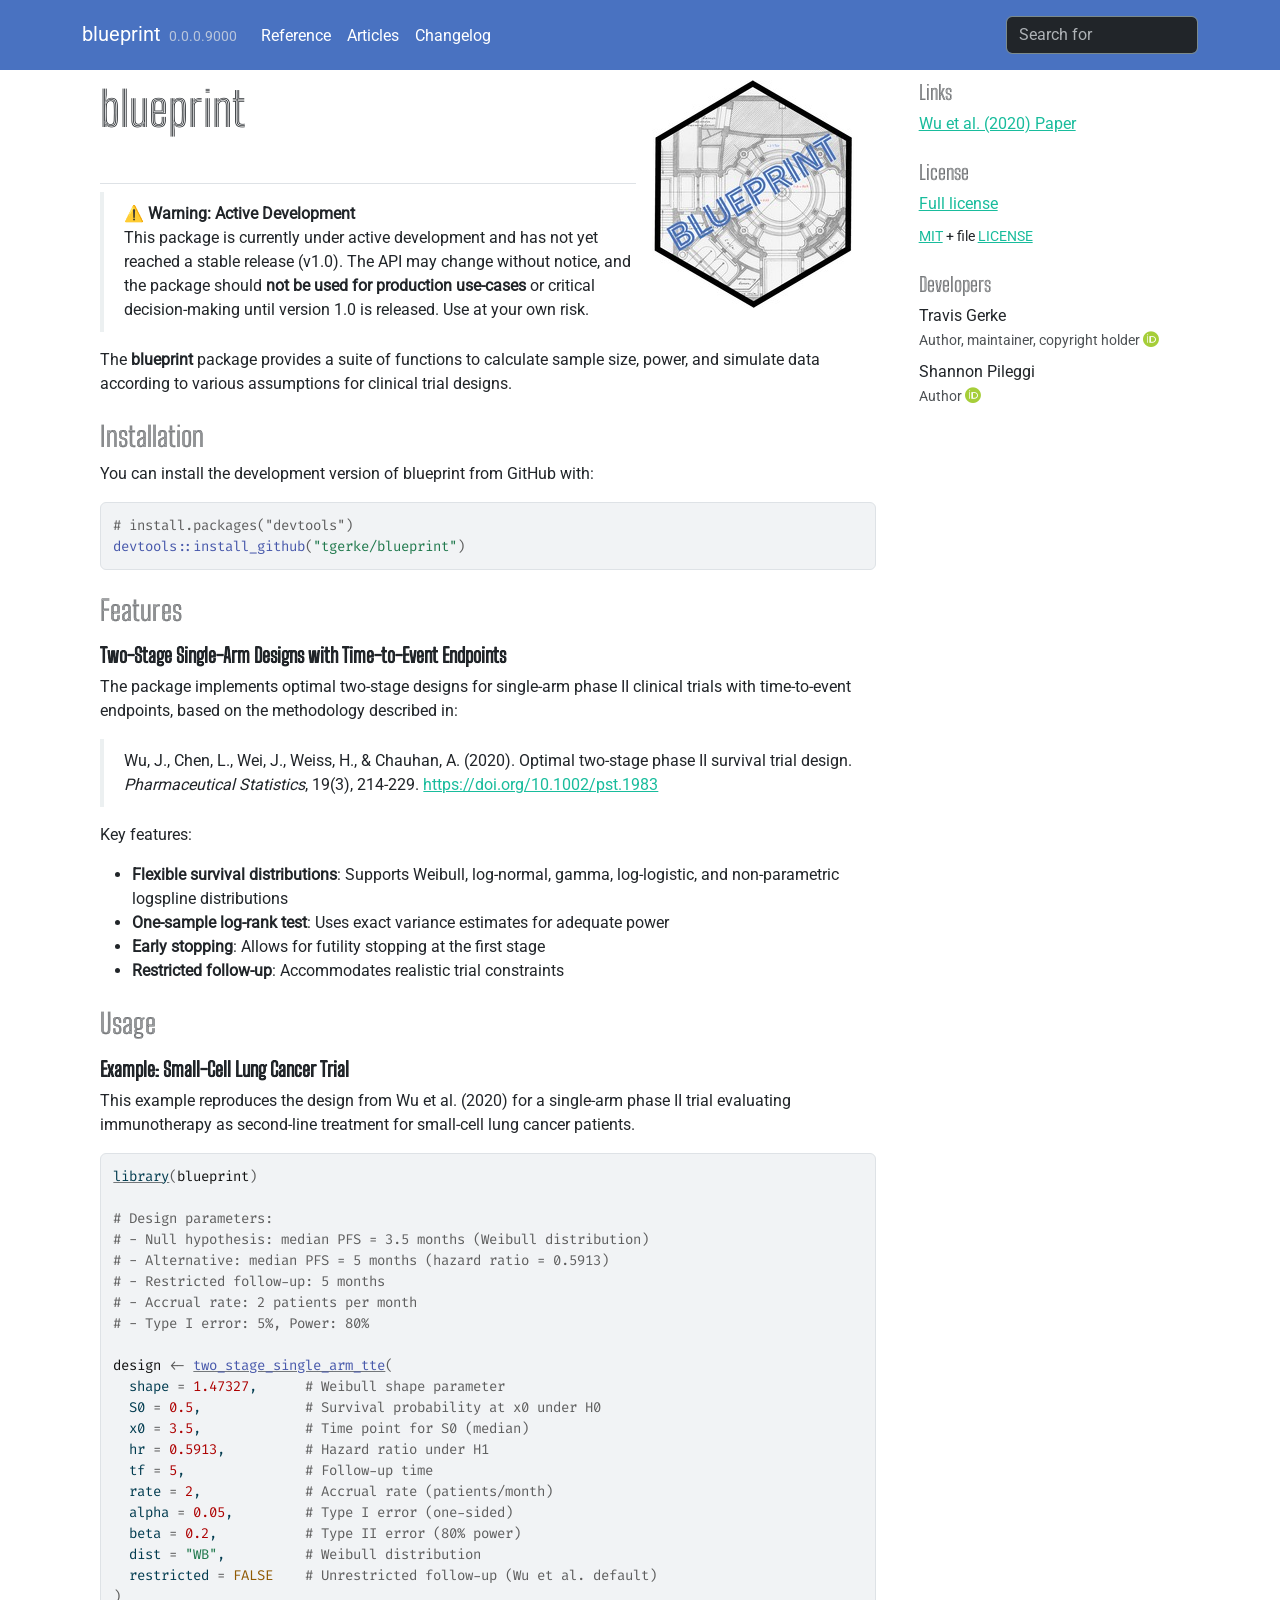
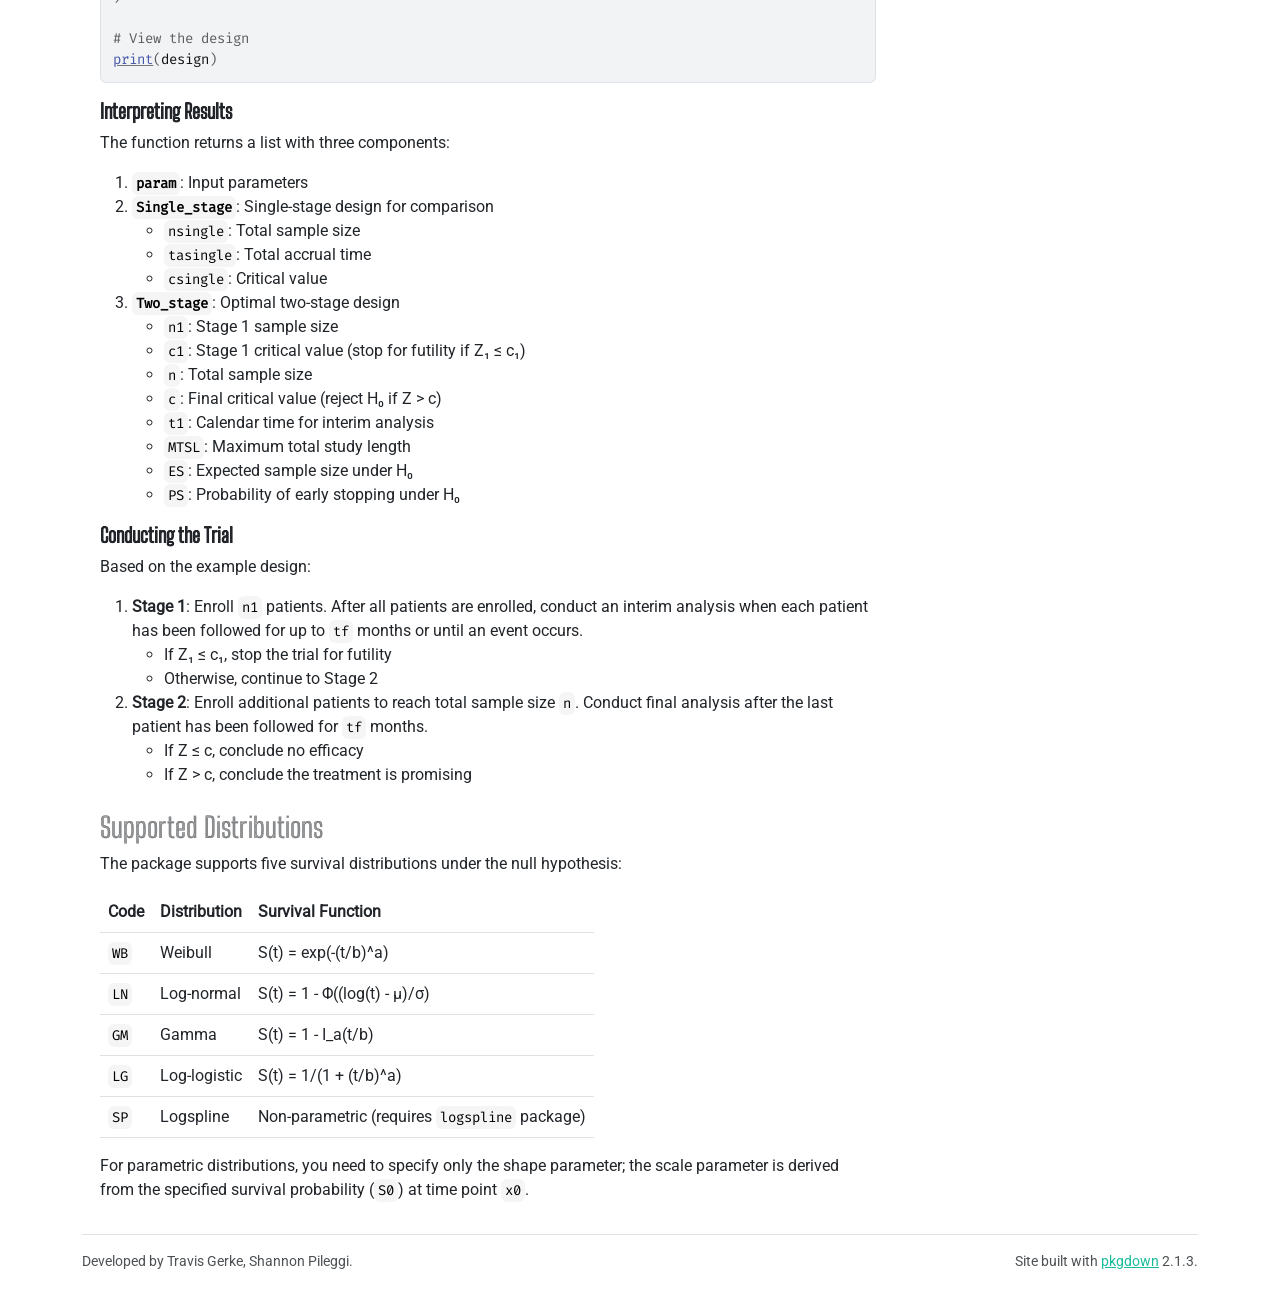
<file: index.html>
<!DOCTYPE html>
<!-- Generated by pkgdown: do not edit by hand --><html lang="en">
<head>
<meta http-equiv="Content-Type" content="text/html; charset=UTF-8">
<meta charset="utf-8">
<meta http-equiv="X-UA-Compatible" content="IE=edge">
<meta name="viewport" content="width=device-width, initial-scale=1, shrink-to-fit=no">
<title>Sample Size, Power, and Simulation for Clinical Trial Designs • blueprint</title>
<script src="deps/jquery-3.6.0/jquery-3.6.0.min.js"></script><meta name="viewport" content="width=device-width, initial-scale=1, shrink-to-fit=no">
<link href="deps/bootstrap-5.3.1/bootstrap.min.css" rel="stylesheet">
<script src="deps/bootstrap-5.3.1/bootstrap.bundle.min.js"></script><link href="deps/Roboto-0.4.10/font.css" rel="stylesheet">
<link href="deps/Fira_Code-0.4.10/font.css" rel="stylesheet">
<link href="deps/Big_Shoulders_Inline-0.4.10/font.css" rel="stylesheet">
<link href="deps/font-awesome-6.5.2/css/all.min.css" rel="stylesheet">
<link href="deps/font-awesome-6.5.2/css/v4-shims.min.css" rel="stylesheet">
<script src="deps/headroom-0.11.0/headroom.min.js"></script><script src="deps/headroom-0.11.0/jQuery.headroom.min.js"></script><script src="deps/bootstrap-toc-1.0.1/bootstrap-toc.min.js"></script><script src="deps/clipboard.js-2.0.11/clipboard.min.js"></script><script src="deps/search-1.0.0/autocomplete.jquery.min.js"></script><script src="deps/search-1.0.0/fuse.min.js"></script><script src="deps/search-1.0.0/mark.min.js"></script><!-- pkgdown --><script src="pkgdown.js"></script><meta property="og:title" content="Sample Size, Power, and Simulation for Clinical Trial Designs">
<meta name="description" content="A suite of functions to calculate sample size, power, and simulate data according to various assumptions for clinical trial designs. Includes methods for two-stage single-arm studies with time-to-event endpoints, among other trial design scenarios.">
<meta property="og:description" content="A suite of functions to calculate sample size, power, and simulate data according to various assumptions for clinical trial designs. Includes methods for two-stage single-arm studies with time-to-event endpoints, among other trial design scenarios.">
</head>
<body>
    <a href="#main" class="visually-hidden-focusable">Skip to contents</a>


    <nav class="navbar navbar-expand-lg fixed-top bg-primary" data-bs-theme="dark" aria-label="Site navigation"><div class="container">

    <a class="navbar-brand me-2" href="index.html">blueprint</a>

    <small class="nav-text text-muted me-auto" data-bs-toggle="tooltip" data-bs-placement="bottom" title="">0.0.0.9000</small>


    <button class="navbar-toggler" type="button" data-bs-toggle="collapse" data-bs-target="#navbar" aria-controls="navbar" aria-expanded="false" aria-label="Toggle navigation">
      <span class="navbar-toggler-icon"></span>
    </button>

    <div id="navbar" class="collapse navbar-collapse ms-3">
      <ul class="navbar-nav me-auto">
<li class="nav-item"><a class="nav-link" href="reference/index.html">Reference</a></li>
<li class="nav-item"><a class="nav-link" href="articles/index.html">Articles</a></li>
<li class="nav-item"><a class="nav-link" href="news/index.html">Changelog</a></li>
      </ul>
<ul class="navbar-nav">
<li class="nav-item"><form class="form-inline" role="search">
 <input class="form-control" type="search" name="search-input" id="search-input" autocomplete="off" aria-label="Search site" placeholder="Search for" data-search-index="search.json">
</form></li>
      </ul>
</div>


  </div>
</nav><div class="container template-home">
<div class="row">
  <main id="main" class="col-md-9"><div class="section level1">
<div class="page-header"><h1 id="blueprint-">blueprint <img src="reference/figures/logo.jpg" align="right" height="114" alt=""><a class="anchor" aria-label="anchor" href="#blueprint-"></a>
</h1></div>
<!-- badges: start -->
<!-- badges: end -->
<blockquote>
<p><strong>⚠️ Warning: Active Development</strong><br>
This package is currently under active development and has not yet reached a stable release (v1.0). The API may change without notice, and the package should <strong>not be used for production use-cases</strong> or critical decision-making until version 1.0 is released. Use at your own risk.</p>
</blockquote>
<p>The <strong>blueprint</strong> package provides a suite of functions to calculate sample size, power, and simulate data according to various assumptions for clinical trial designs.</p>
<div class="section level2">
<h2 id="installation">Installation<a class="anchor" aria-label="anchor" href="#installation"></a>
</h2>
<p>You can install the development version of blueprint from GitHub with:</p>
<div class="sourceCode" id="cb1"><pre class="downlit sourceCode r">
<code class="sourceCode R"><span><span class="co"># install.packages("devtools")</span></span>
<span><span class="fu">devtools</span><span class="fu">::</span><span class="fu">install_github</span><span class="op">(</span><span class="st">"tgerke/blueprint"</span><span class="op">)</span></span></code></pre></div>
</div>
<div class="section level2">
<h2 id="features">Features<a class="anchor" aria-label="anchor" href="#features"></a>
</h2>
<div class="section level3">
<h3 id="two-stage-single-arm-designs-with-time-to-event-endpoints">Two-Stage Single-Arm Designs with Time-to-Event Endpoints<a class="anchor" aria-label="anchor" href="#two-stage-single-arm-designs-with-time-to-event-endpoints"></a>
</h3>
<p>The package implements optimal two-stage designs for single-arm phase II clinical trials with time-to-event endpoints, based on the methodology described in:</p>
<blockquote>
<p>Wu, J., Chen, L., Wei, J., Weiss, H., &amp; Chauhan, A. (2020). Optimal two-stage phase II survival trial design. <em>Pharmaceutical Statistics</em>, 19(3), 214-229. <a href="https://doi.org/10.1002/pst.1983" class="external-link uri">https://doi.org/10.1002/pst.1983</a></p>
</blockquote>
<p>Key features:</p>
<ul>
<li>
<strong>Flexible survival distributions</strong>: Supports Weibull, log-normal, gamma, log-logistic, and non-parametric logspline distributions</li>
<li>
<strong>One-sample log-rank test</strong>: Uses exact variance estimates for adequate power</li>
<li>
<strong>Early stopping</strong>: Allows for futility stopping at the first stage</li>
<li>
<strong>Restricted follow-up</strong>: Accommodates realistic trial constraints</li>
</ul>
</div>
</div>
<div class="section level2">
<h2 id="usage">Usage<a class="anchor" aria-label="anchor" href="#usage"></a>
</h2>
<div class="section level3">
<h3 id="example-small-cell-lung-cancer-trial">Example: Small-Cell Lung Cancer Trial<a class="anchor" aria-label="anchor" href="#example-small-cell-lung-cancer-trial"></a>
</h3>
<p>This example reproduces the design from Wu et al. (2020) for a single-arm phase II trial evaluating immunotherapy as second-line treatment for small-cell lung cancer patients.</p>
<div class="sourceCode" id="cb2"><pre class="downlit sourceCode r">
<code class="sourceCode R"><span><span class="kw"><a href="https://rdrr.io/r/base/library.html" class="external-link">library</a></span><span class="op">(</span><span class="va">blueprint</span><span class="op">)</span></span>
<span></span>
<span><span class="co"># Design parameters:</span></span>
<span><span class="co"># - Null hypothesis: median PFS = 3.5 months (Weibull distribution)</span></span>
<span><span class="co"># - Alternative: median PFS = 5 months (hazard ratio = 0.5913)</span></span>
<span><span class="co"># - Restricted follow-up: 5 months</span></span>
<span><span class="co"># - Accrual rate: 2 patients per month</span></span>
<span><span class="co"># - Type I error: 5%, Power: 80%</span></span>
<span></span>
<span><span class="va">design</span> <span class="op">&lt;-</span> <span class="fu"><a href="reference/two_stage_single_arm_tte.html">two_stage_single_arm_tte</a></span><span class="op">(</span></span>
<span>  shape <span class="op">=</span> <span class="fl">1.47327</span>,      <span class="co"># Weibull shape parameter</span></span>
<span>  S0 <span class="op">=</span> <span class="fl">0.5</span>,             <span class="co"># Survival probability at x0 under H0</span></span>
<span>  x0 <span class="op">=</span> <span class="fl">3.5</span>,             <span class="co"># Time point for S0 (median)</span></span>
<span>  hr <span class="op">=</span> <span class="fl">0.5913</span>,          <span class="co"># Hazard ratio under H1</span></span>
<span>  tf <span class="op">=</span> <span class="fl">5</span>,               <span class="co"># Follow-up time</span></span>
<span>  rate <span class="op">=</span> <span class="fl">2</span>,             <span class="co"># Accrual rate (patients/month)</span></span>
<span>  alpha <span class="op">=</span> <span class="fl">0.05</span>,         <span class="co"># Type I error (one-sided)</span></span>
<span>  beta <span class="op">=</span> <span class="fl">0.2</span>,           <span class="co"># Type II error (80% power)</span></span>
<span>  dist <span class="op">=</span> <span class="st">"WB"</span>,          <span class="co"># Weibull distribution</span></span>
<span>  restricted <span class="op">=</span> <span class="cn">FALSE</span>    <span class="co"># Unrestricted follow-up (Wu et al. default)</span></span>
<span><span class="op">)</span></span>
<span></span>
<span><span class="co"># View the design</span></span>
<span><span class="fu"><a href="https://rdrr.io/r/base/print.html" class="external-link">print</a></span><span class="op">(</span><span class="va">design</span><span class="op">)</span></span></code></pre></div>
</div>
<div class="section level3">
<h3 id="interpreting-results">Interpreting Results<a class="anchor" aria-label="anchor" href="#interpreting-results"></a>
</h3>
<p>The function returns a list with three components:</p>
<ol style="list-style-type: decimal">
<li>
<strong><code>param</code></strong>: Input parameters</li>
<li>
<strong><code>Single_stage</code></strong>: Single-stage design for comparison
<ul>
<li>
<code>nsingle</code>: Total sample size</li>
<li>
<code>tasingle</code>: Total accrual time</li>
<li>
<code>csingle</code>: Critical value</li>
</ul>
</li>
<li>
<strong><code>Two_stage</code></strong>: Optimal two-stage design
<ul>
<li>
<code>n1</code>: Stage 1 sample size</li>
<li>
<code>c1</code>: Stage 1 critical value (stop for futility if Z₁ ≤ c₁)</li>
<li>
<code>n</code>: Total sample size</li>
<li>
<code>c</code>: Final critical value (reject H₀ if Z &gt; c)</li>
<li>
<code>t1</code>: Calendar time for interim analysis</li>
<li>
<code>MTSL</code>: Maximum total study length</li>
<li>
<code>ES</code>: Expected sample size under H₀</li>
<li>
<code>PS</code>: Probability of early stopping under H₀</li>
</ul>
</li>
</ol>
</div>
<div class="section level3">
<h3 id="conducting-the-trial">Conducting the Trial<a class="anchor" aria-label="anchor" href="#conducting-the-trial"></a>
</h3>
<p>Based on the example design:</p>
<ol style="list-style-type: decimal">
<li>
<strong>Stage 1</strong>: Enroll <code>n1</code> patients. After all patients are enrolled, conduct an interim analysis when each patient has been followed for up to <code>tf</code> months or until an event occurs.
<ul>
<li>If Z₁ ≤ c₁, stop the trial for futility</li>
<li>Otherwise, continue to Stage 2</li>
</ul>
</li>
<li>
<strong>Stage 2</strong>: Enroll additional patients to reach total sample size <code>n</code>. Conduct final analysis after the last patient has been followed for <code>tf</code> months.
<ul>
<li>If Z ≤ c, conclude no efficacy</li>
<li>If Z &gt; c, conclude the treatment is promising</li>
</ul>
</li>
</ol>
</div>
</div>
<div class="section level2">
<h2 id="supported-distributions">Supported Distributions<a class="anchor" aria-label="anchor" href="#supported-distributions"></a>
</h2>
<p>The package supports five survival distributions under the null hypothesis:</p>
<table class="table">
<thead><tr class="header">
<th>Code</th>
<th>Distribution</th>
<th>Survival Function</th>
</tr></thead>
<tbody>
<tr class="odd">
<td><code>WB</code></td>
<td>Weibull</td>
<td>S(t) = exp(-(t/b)^a)</td>
</tr>
<tr class="even">
<td><code>LN</code></td>
<td>Log-normal</td>
<td>S(t) = 1 - Φ((log(t) - μ)/σ)</td>
</tr>
<tr class="odd">
<td><code>GM</code></td>
<td>Gamma</td>
<td>S(t) = 1 - I_a(t/b)</td>
</tr>
<tr class="even">
<td><code>LG</code></td>
<td>Log-logistic</td>
<td>S(t) = 1/(1 + (t/b)^a)</td>
</tr>
<tr class="odd">
<td><code>SP</code></td>
<td>Logspline</td>
<td>Non-parametric (requires <code>logspline</code> package)</td>
</tr>
</tbody>
</table>
<p>For parametric distributions, you need to specify only the shape parameter; the scale parameter is derived from the specified survival probability (<code>S0</code>) at time point <code>x0</code>.</p>
</div>
</div>
  </main><aside class="col-md-3"><div class="links">
<h2 data-toc-skip>Links</h2>
<ul class="list-unstyled">
<li><a href="https://doi.org/10.1002/pst.1983" class="external-link">Wu et al. (2020) Paper</a></li>
</ul>
</div>

<div class="license">
<h2 data-toc-skip>License</h2>
<ul class="list-unstyled">
<li><a href="LICENSE.html">Full license</a></li>
<li><small><a href="https://opensource.org/licenses/mit-license.php" class="external-link">MIT</a> + file <a href="LICENSE-text.html">LICENSE</a></small></li>
</ul>
</div>

<div class="developers">
<h2 data-toc-skip>Developers</h2>
<ul class="list-unstyled">
<li>Travis Gerke <br><small class="roles"> Author, maintainer, copyright holder </small> <a href="https://orcid.org/0000-0002-9500-8907" target="orcid.widget" aria-label="ORCID" class="external-link"><span class="fab fa-orcid orcid" aria-hidden="true"></span></a>  </li>
<li>Shannon Pileggi <br><small class="roles"> Author </small> <a href="https://orcid.org/0000-0002-7732-4164" target="orcid.widget" aria-label="ORCID" class="external-link"><span class="fab fa-orcid orcid" aria-hidden="true"></span></a>  </li>
</ul>
</div>



  </aside>
</div>


    <footer><div class="pkgdown-footer-left">
  <p>Developed by Travis Gerke, Shannon Pileggi.</p>
</div>

<div class="pkgdown-footer-right">
  <p>Site built with <a href="https://pkgdown.r-lib.org/" class="external-link">pkgdown</a> 2.1.3.</p>
</div>

    </footer>
</div>





  </body>
</html>
</file>
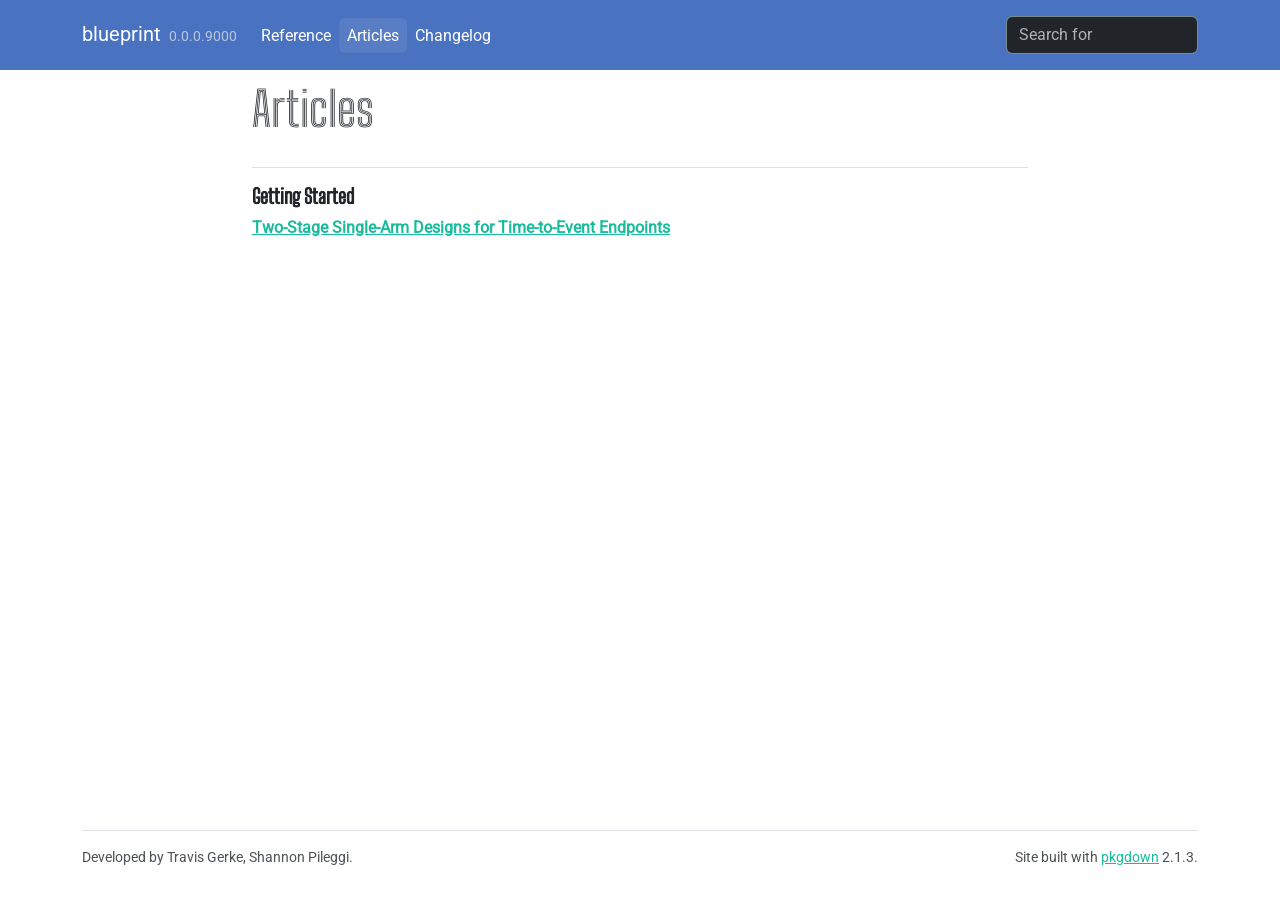
<file: articles/index.html>
<!DOCTYPE html>
<!-- Generated by pkgdown: do not edit by hand --><html lang="en"><head><meta http-equiv="Content-Type" content="text/html; charset=UTF-8"><meta charset="utf-8"><meta http-equiv="X-UA-Compatible" content="IE=edge"><meta name="viewport" content="width=device-width, initial-scale=1, shrink-to-fit=no"><title>Articles • blueprint</title><script src="../deps/jquery-3.6.0/jquery-3.6.0.min.js"></script><meta name="viewport" content="width=device-width, initial-scale=1, shrink-to-fit=no"><link href="../deps/bootstrap-5.3.1/bootstrap.min.css" rel="stylesheet"><script src="../deps/bootstrap-5.3.1/bootstrap.bundle.min.js"></script><link href="../deps/Roboto-0.4.10/font.css" rel="stylesheet"><link href="../deps/Fira_Code-0.4.10/font.css" rel="stylesheet"><link href="../deps/Big_Shoulders_Inline-0.4.10/font.css" rel="stylesheet"><link href="../deps/font-awesome-6.5.2/css/all.min.css" rel="stylesheet"><link href="../deps/font-awesome-6.5.2/css/v4-shims.min.css" rel="stylesheet"><script src="../deps/headroom-0.11.0/headroom.min.js"></script><script src="../deps/headroom-0.11.0/jQuery.headroom.min.js"></script><script src="../deps/bootstrap-toc-1.0.1/bootstrap-toc.min.js"></script><script src="../deps/clipboard.js-2.0.11/clipboard.min.js"></script><script src="../deps/search-1.0.0/autocomplete.jquery.min.js"></script><script src="../deps/search-1.0.0/fuse.min.js"></script><script src="../deps/search-1.0.0/mark.min.js"></script><!-- pkgdown --><script src="../pkgdown.js"></script><meta property="og:title" content="Articles"></head><body>
    <a href="#main" class="visually-hidden-focusable">Skip to contents</a>


    <nav class="navbar navbar-expand-lg fixed-top bg-primary" data-bs-theme="dark" aria-label="Site navigation"><div class="container">

    <a class="navbar-brand me-2" href="../index.html">blueprint</a>

    <small class="nav-text text-muted me-auto" data-bs-toggle="tooltip" data-bs-placement="bottom" title="">0.0.0.9000</small>


    <button class="navbar-toggler" type="button" data-bs-toggle="collapse" data-bs-target="#navbar" aria-controls="navbar" aria-expanded="false" aria-label="Toggle navigation">
      <span class="navbar-toggler-icon"></span>
    </button>

    <div id="navbar" class="collapse navbar-collapse ms-3">
      <ul class="navbar-nav me-auto"><li class="nav-item"><a class="nav-link" href="../reference/index.html">Reference</a></li>
<li class="active nav-item"><a class="nav-link" href="../articles/index.html">Articles</a></li>
<li class="nav-item"><a class="nav-link" href="../news/index.html">Changelog</a></li>
      </ul><ul class="navbar-nav"><li class="nav-item"><form class="form-inline" role="search">
 <input class="form-control" type="search" name="search-input" id="search-input" autocomplete="off" aria-label="Search site" placeholder="Search for" data-search-index="../search.json"></form></li>
      </ul></div>


  </div>
</nav><div class="container template-article-index">
<div class="row">
  <main id="main" class="col-md-9"><div class="page-header">

      <h1>Articles</h1>
    </div>

    <div class="section ">
      <h3>Getting Started</h3>
      <div class="section-desc"></div>

      <dl><dt><a href="two-stage-tte.html">Two-Stage Single-Arm Designs for Time-to-Event Endpoints</a></dt>
        <dd>
      </dd></dl></div>
  </main></div>


    <footer><div class="pkgdown-footer-left">
  <p>Developed by Travis Gerke, Shannon Pileggi.</p>
</div>

<div class="pkgdown-footer-right">
  <p>Site built with <a href="https://pkgdown.r-lib.org/" class="external-link">pkgdown</a> 2.1.3.</p>
</div>

    </footer></div>





  </body></html>
</file>
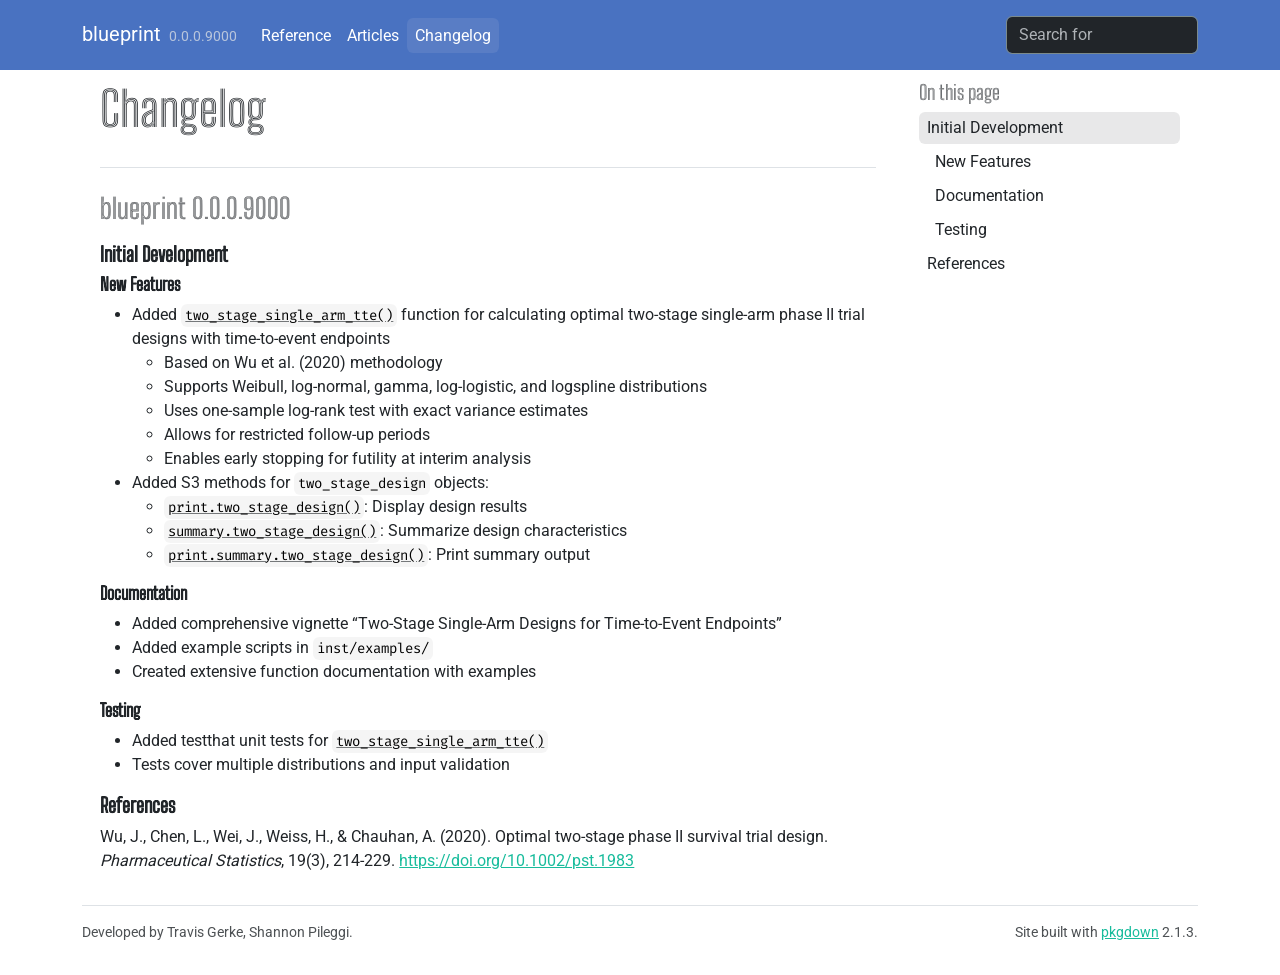
<file: news/index.html>
<!DOCTYPE html>
<!-- Generated by pkgdown: do not edit by hand --><html lang="en"><head><meta http-equiv="Content-Type" content="text/html; charset=UTF-8"><meta charset="utf-8"><meta http-equiv="X-UA-Compatible" content="IE=edge"><meta name="viewport" content="width=device-width, initial-scale=1, shrink-to-fit=no"><title>Changelog • blueprint</title><script src="../deps/jquery-3.6.0/jquery-3.6.0.min.js"></script><meta name="viewport" content="width=device-width, initial-scale=1, shrink-to-fit=no"><link href="../deps/bootstrap-5.3.1/bootstrap.min.css" rel="stylesheet"><script src="../deps/bootstrap-5.3.1/bootstrap.bundle.min.js"></script><link href="../deps/Roboto-0.4.10/font.css" rel="stylesheet"><link href="../deps/Fira_Code-0.4.10/font.css" rel="stylesheet"><link href="../deps/Big_Shoulders_Inline-0.4.10/font.css" rel="stylesheet"><link href="../deps/font-awesome-6.5.2/css/all.min.css" rel="stylesheet"><link href="../deps/font-awesome-6.5.2/css/v4-shims.min.css" rel="stylesheet"><script src="../deps/headroom-0.11.0/headroom.min.js"></script><script src="../deps/headroom-0.11.0/jQuery.headroom.min.js"></script><script src="../deps/bootstrap-toc-1.0.1/bootstrap-toc.min.js"></script><script src="../deps/clipboard.js-2.0.11/clipboard.min.js"></script><script src="../deps/search-1.0.0/autocomplete.jquery.min.js"></script><script src="../deps/search-1.0.0/fuse.min.js"></script><script src="../deps/search-1.0.0/mark.min.js"></script><!-- pkgdown --><script src="../pkgdown.js"></script><meta property="og:title" content="Changelog"></head><body>
    <a href="#main" class="visually-hidden-focusable">Skip to contents</a>


    <nav class="navbar navbar-expand-lg fixed-top bg-primary" data-bs-theme="dark" aria-label="Site navigation"><div class="container">

    <a class="navbar-brand me-2" href="../index.html">blueprint</a>

    <small class="nav-text text-muted me-auto" data-bs-toggle="tooltip" data-bs-placement="bottom" title="">0.0.0.9000</small>


    <button class="navbar-toggler" type="button" data-bs-toggle="collapse" data-bs-target="#navbar" aria-controls="navbar" aria-expanded="false" aria-label="Toggle navigation">
      <span class="navbar-toggler-icon"></span>
    </button>

    <div id="navbar" class="collapse navbar-collapse ms-3">
      <ul class="navbar-nav me-auto"><li class="nav-item"><a class="nav-link" href="../reference/index.html">Reference</a></li>
<li class="nav-item"><a class="nav-link" href="../articles/index.html">Articles</a></li>
<li class="active nav-item"><a class="nav-link" href="../news/index.html">Changelog</a></li>
      </ul><ul class="navbar-nav"><li class="nav-item"><form class="form-inline" role="search">
 <input class="form-control" type="search" name="search-input" id="search-input" autocomplete="off" aria-label="Search site" placeholder="Search for" data-search-index="../search.json"></form></li>
      </ul></div>


  </div>
</nav><div class="container template-news">
<div class="row">
  <main id="main" class="col-md-9"><div class="page-header">

      <h1>Changelog</h1>

    </div>

    <div class="section level2">
<h2 class="pkg-version" data-toc-text="0.0.0.9000" id="blueprint-0009000">blueprint 0.0.0.9000<a class="anchor" aria-label="anchor" href="#blueprint-0009000"></a></h2>
<div class="section level3">
<h3 id="initial-development-0-0-0-9000">Initial Development<a class="anchor" aria-label="anchor" href="#initial-development-0-0-0-9000"></a></h3>
<div class="section level4">
<h4 id="new-features-0-0-0-9000">New Features<a class="anchor" aria-label="anchor" href="#new-features-0-0-0-9000"></a></h4>
<ul><li>Added <code><a href="../reference/two_stage_single_arm_tte.html">two_stage_single_arm_tte()</a></code> function for calculating optimal two-stage single-arm phase II trial designs with time-to-event endpoints
<ul><li>Based on Wu et al. (2020) methodology</li>
<li>Supports Weibull, log-normal, gamma, log-logistic, and logspline distributions</li>
<li>Uses one-sample log-rank test with exact variance estimates</li>
<li>Allows for restricted follow-up periods</li>
<li>Enables early stopping for futility at interim analysis</li>
</ul></li>
<li>Added S3 methods for <code>two_stage_design</code> objects:
<ul><li>
<code><a href="../reference/print.two_stage_design.html">print.two_stage_design()</a></code>: Display design results</li>
<li>
<code><a href="../reference/summary.two_stage_design.html">summary.two_stage_design()</a></code>: Summarize design characteristics</li>
<li>
<code><a href="../reference/print.summary.two_stage_design.html">print.summary.two_stage_design()</a></code>: Print summary output</li>
</ul></li>
</ul></div>
<div class="section level4">
<h4 id="documentation-0-0-0-9000">Documentation<a class="anchor" aria-label="anchor" href="#documentation-0-0-0-9000"></a></h4>
<ul><li>Added comprehensive vignette “Two-Stage Single-Arm Designs for Time-to-Event Endpoints”</li>
<li>Added example scripts in <code>inst/examples/</code>
</li>
<li>Created extensive function documentation with examples</li>
</ul></div>
<div class="section level4">
<h4 id="testing-0-0-0-9000">Testing<a class="anchor" aria-label="anchor" href="#testing-0-0-0-9000"></a></h4>
<ul><li>Added testthat unit tests for <code><a href="../reference/two_stage_single_arm_tte.html">two_stage_single_arm_tte()</a></code>
</li>
<li>Tests cover multiple distributions and input validation</li>
</ul></div>
</div>
<div class="section level3">
<h3 id="references-0-0-0-9000">References<a class="anchor" aria-label="anchor" href="#references-0-0-0-9000"></a></h3>
<p>Wu, J., Chen, L., Wei, J., Weiss, H., &amp; Chauhan, A. (2020). Optimal two-stage phase II survival trial design. <em>Pharmaceutical Statistics</em>, 19(3), 214-229. <a href="https://doi.org/10.1002/pst.1983" class="external-link uri">https://doi.org/10.1002/pst.1983</a></p>
</div>
</div>
  </main><aside class="col-md-3"><nav id="toc" aria-label="Table of contents"><h2>On this page</h2>
    </nav></aside></div>


    <footer><div class="pkgdown-footer-left">
  <p>Developed by Travis Gerke, Shannon Pileggi.</p>
</div>

<div class="pkgdown-footer-right">
  <p>Site built with <a href="https://pkgdown.r-lib.org/" class="external-link">pkgdown</a> 2.1.3.</p>
</div>

    </footer></div>





  </body></html>
</file>
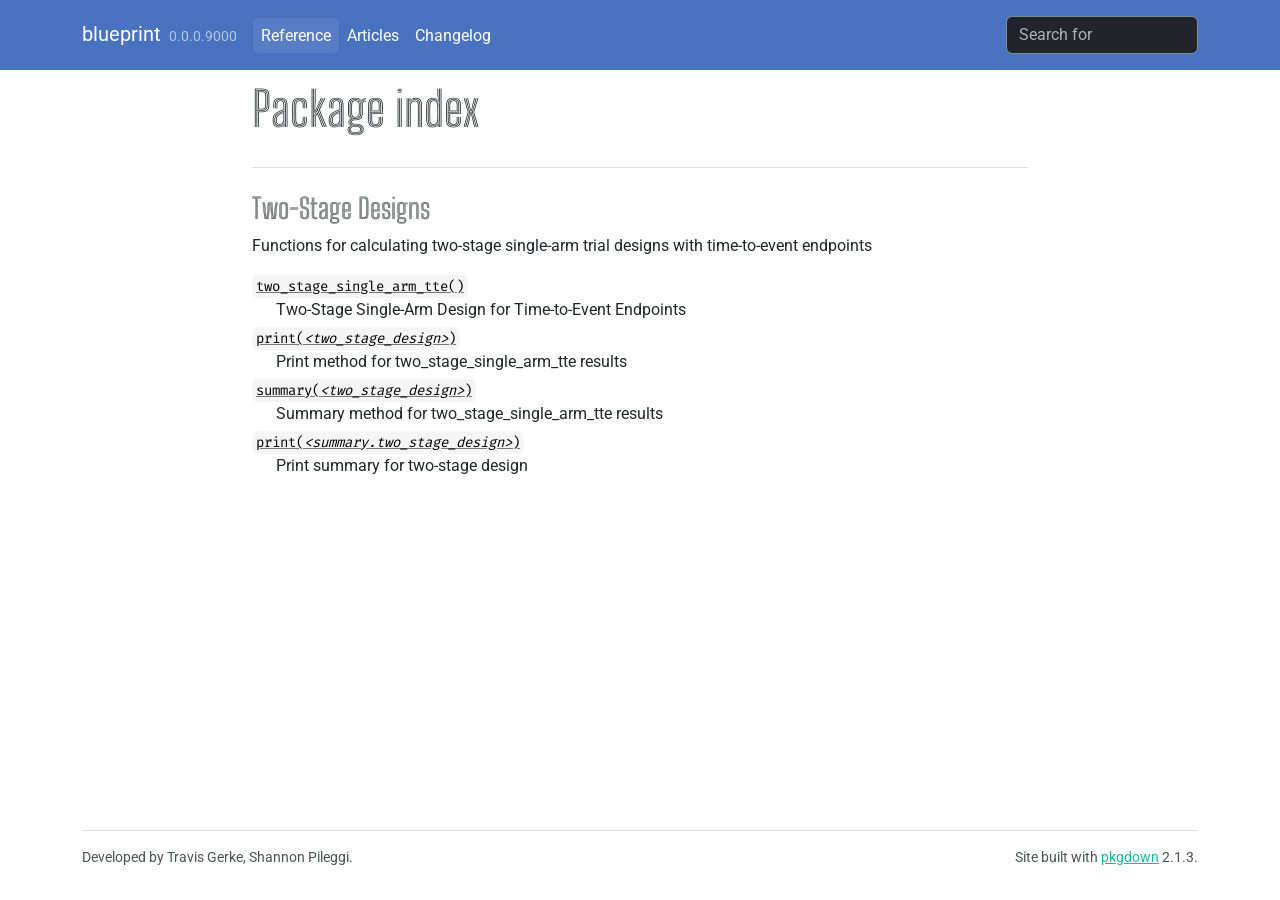
<file: reference/index.html>
<!DOCTYPE html>
<!-- Generated by pkgdown: do not edit by hand --><html lang="en"><head><meta http-equiv="Content-Type" content="text/html; charset=UTF-8"><meta charset="utf-8"><meta http-equiv="X-UA-Compatible" content="IE=edge"><meta name="viewport" content="width=device-width, initial-scale=1, shrink-to-fit=no"><title>Package index • blueprint</title><script src="../deps/jquery-3.6.0/jquery-3.6.0.min.js"></script><meta name="viewport" content="width=device-width, initial-scale=1, shrink-to-fit=no"><link href="../deps/bootstrap-5.3.1/bootstrap.min.css" rel="stylesheet"><script src="../deps/bootstrap-5.3.1/bootstrap.bundle.min.js"></script><link href="../deps/Roboto-0.4.10/font.css" rel="stylesheet"><link href="../deps/Fira_Code-0.4.10/font.css" rel="stylesheet"><link href="../deps/Big_Shoulders_Inline-0.4.10/font.css" rel="stylesheet"><link href="../deps/font-awesome-6.5.2/css/all.min.css" rel="stylesheet"><link href="../deps/font-awesome-6.5.2/css/v4-shims.min.css" rel="stylesheet"><script src="../deps/headroom-0.11.0/headroom.min.js"></script><script src="../deps/headroom-0.11.0/jQuery.headroom.min.js"></script><script src="../deps/bootstrap-toc-1.0.1/bootstrap-toc.min.js"></script><script src="../deps/clipboard.js-2.0.11/clipboard.min.js"></script><script src="../deps/search-1.0.0/autocomplete.jquery.min.js"></script><script src="../deps/search-1.0.0/fuse.min.js"></script><script src="../deps/search-1.0.0/mark.min.js"></script><!-- pkgdown --><script src="../pkgdown.js"></script><meta property="og:title" content="Package index"></head><body>
    <a href="#main" class="visually-hidden-focusable">Skip to contents</a>


    <nav class="navbar navbar-expand-lg fixed-top bg-primary" data-bs-theme="dark" aria-label="Site navigation"><div class="container">

    <a class="navbar-brand me-2" href="../index.html">blueprint</a>

    <small class="nav-text text-muted me-auto" data-bs-toggle="tooltip" data-bs-placement="bottom" title="">0.0.0.9000</small>


    <button class="navbar-toggler" type="button" data-bs-toggle="collapse" data-bs-target="#navbar" aria-controls="navbar" aria-expanded="false" aria-label="Toggle navigation">
      <span class="navbar-toggler-icon"></span>
    </button>

    <div id="navbar" class="collapse navbar-collapse ms-3">
      <ul class="navbar-nav me-auto"><li class="active nav-item"><a class="nav-link" href="../reference/index.html">Reference</a></li>
<li class="nav-item"><a class="nav-link" href="../articles/index.html">Articles</a></li>
<li class="nav-item"><a class="nav-link" href="../news/index.html">Changelog</a></li>
      </ul><ul class="navbar-nav"><li class="nav-item"><form class="form-inline" role="search">
 <input class="form-control" type="search" name="search-input" id="search-input" autocomplete="off" aria-label="Search site" placeholder="Search for" data-search-index="../search.json"></form></li>
      </ul></div>


  </div>
</nav><div class="container template-reference-index">
<div class="row">
  <main id="main" class="col-md-9"><div class="page-header">

      <h1>Package index</h1>
    </div>

    <div class="section level2">
      <h2 id="two-stage-designs">Two-Stage Designs<a class="anchor" aria-label="anchor" href="#two-stage-designs"></a></h2>

      <div class="section-desc"><p>Functions for calculating two-stage single-arm trial designs with time-to-event endpoints</p></div>


    </div><div class="section level2">




      <dl><dt>

          <code><a href="two_stage_single_arm_tte.html">two_stage_single_arm_tte()</a></code>

        </dt>
        <dd>Two-Stage Single-Arm Design for Time-to-Event Endpoints</dd>
      </dl><dl><dt>

          <code><a href="print.two_stage_design.html">print(<i>&lt;two_stage_design&gt;</i>)</a></code>

        </dt>
        <dd>Print method for two_stage_single_arm_tte results</dd>
      </dl><dl><dt>

          <code><a href="summary.two_stage_design.html">summary(<i>&lt;two_stage_design&gt;</i>)</a></code>

        </dt>
        <dd>Summary method for two_stage_single_arm_tte results</dd>
      </dl><dl><dt>

          <code><a href="print.summary.two_stage_design.html">print(<i>&lt;summary.two_stage_design&gt;</i>)</a></code>

        </dt>
        <dd>Print summary for two-stage design</dd>
      </dl></div>
  </main></div>


    <footer><div class="pkgdown-footer-left">
  <p>Developed by Travis Gerke, Shannon Pileggi.</p>
</div>

<div class="pkgdown-footer-right">
  <p>Site built with <a href="https://pkgdown.r-lib.org/" class="external-link">pkgdown</a> 2.1.3.</p>
</div>

    </footer></div>





  </body></html>
</file>
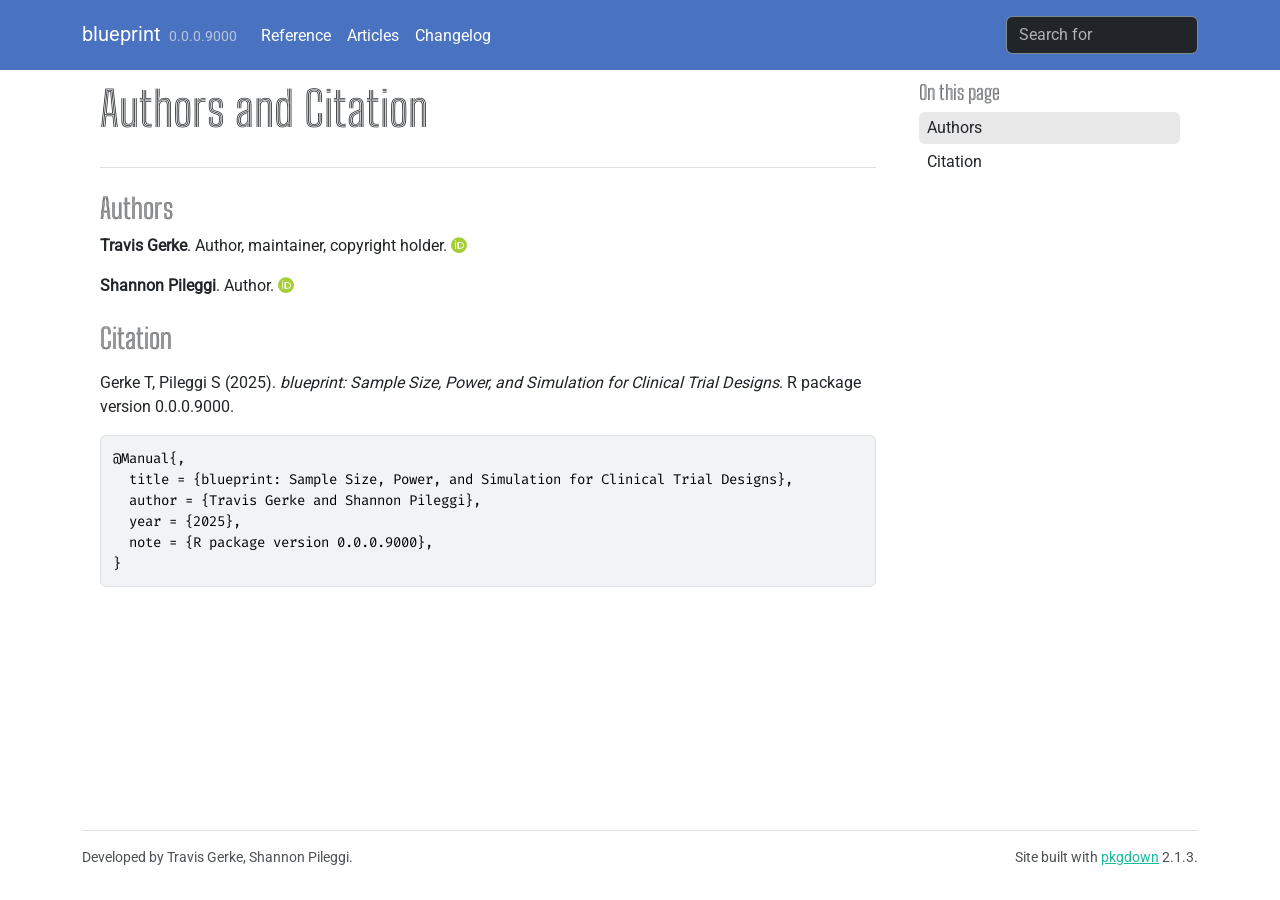
<file: authors.html>
<!DOCTYPE html>
<!-- Generated by pkgdown: do not edit by hand --><html lang="en"><head><meta http-equiv="Content-Type" content="text/html; charset=UTF-8"><meta charset="utf-8"><meta http-equiv="X-UA-Compatible" content="IE=edge"><meta name="viewport" content="width=device-width, initial-scale=1, shrink-to-fit=no"><title>Authors and Citation • blueprint</title><script src="deps/jquery-3.6.0/jquery-3.6.0.min.js"></script><meta name="viewport" content="width=device-width, initial-scale=1, shrink-to-fit=no"><link href="deps/bootstrap-5.3.1/bootstrap.min.css" rel="stylesheet"><script src="deps/bootstrap-5.3.1/bootstrap.bundle.min.js"></script><link href="deps/Roboto-0.4.10/font.css" rel="stylesheet"><link href="deps/Fira_Code-0.4.10/font.css" rel="stylesheet"><link href="deps/Big_Shoulders_Inline-0.4.10/font.css" rel="stylesheet"><link href="deps/font-awesome-6.5.2/css/all.min.css" rel="stylesheet"><link href="deps/font-awesome-6.5.2/css/v4-shims.min.css" rel="stylesheet"><script src="deps/headroom-0.11.0/headroom.min.js"></script><script src="deps/headroom-0.11.0/jQuery.headroom.min.js"></script><script src="deps/bootstrap-toc-1.0.1/bootstrap-toc.min.js"></script><script src="deps/clipboard.js-2.0.11/clipboard.min.js"></script><script src="deps/search-1.0.0/autocomplete.jquery.min.js"></script><script src="deps/search-1.0.0/fuse.min.js"></script><script src="deps/search-1.0.0/mark.min.js"></script><!-- pkgdown --><script src="pkgdown.js"></script><meta property="og:title" content="Authors and Citation"></head><body>
    <a href="#main" class="visually-hidden-focusable">Skip to contents</a>


    <nav class="navbar navbar-expand-lg fixed-top bg-primary" data-bs-theme="dark" aria-label="Site navigation"><div class="container">

    <a class="navbar-brand me-2" href="index.html">blueprint</a>

    <small class="nav-text text-muted me-auto" data-bs-toggle="tooltip" data-bs-placement="bottom" title="">0.0.0.9000</small>


    <button class="navbar-toggler" type="button" data-bs-toggle="collapse" data-bs-target="#navbar" aria-controls="navbar" aria-expanded="false" aria-label="Toggle navigation">
      <span class="navbar-toggler-icon"></span>
    </button>

    <div id="navbar" class="collapse navbar-collapse ms-3">
      <ul class="navbar-nav me-auto"><li class="nav-item"><a class="nav-link" href="reference/index.html">Reference</a></li>
<li class="nav-item"><a class="nav-link" href="articles/index.html">Articles</a></li>
<li class="nav-item"><a class="nav-link" href="news/index.html">Changelog</a></li>
      </ul><ul class="navbar-nav"><li class="nav-item"><form class="form-inline" role="search">
 <input class="form-control" type="search" name="search-input" id="search-input" autocomplete="off" aria-label="Search site" placeholder="Search for" data-search-index="search.json"></form></li>
      </ul></div>


  </div>
</nav><div class="container template-citation-authors">
<div class="row">
  <main id="main" class="col-md-9"><div class="page-header">

      <h1>Authors and Citation</h1>
    </div>

    <div class="section level2">
      <h2>Authors</h2>

      <ul class="list-unstyled"><li>
          <p><strong>Travis Gerke</strong>. Author, maintainer, copyright holder. <a href="https://orcid.org/0000-0002-9500-8907" target="orcid.widget" aria-label="ORCID" class="external-link"><span class="fab fa-orcid orcid" aria-hidden="true"></span></a>
          </p>
        </li>
        <li>
          <p><strong>Shannon Pileggi</strong>. Author. <a href="https://orcid.org/0000-0002-7732-4164" target="orcid.widget" aria-label="ORCID" class="external-link"><span class="fab fa-orcid orcid" aria-hidden="true"></span></a>
          </p>
        </li>
      </ul></div>

    <div class="section level2">
      <h2 id="citation">Citation</h2>
      <p></p>

      <p>Gerke T, Pileggi S (2025).
<em>blueprint: Sample Size, Power, and Simulation for Clinical Trial Designs</em>.
R package version 0.0.0.9000.
</p>
      <pre>@Manual{,
  title = {blueprint: Sample Size, Power, and Simulation for Clinical Trial Designs},
  author = {Travis Gerke and Shannon Pileggi},
  year = {2025},
  note = {R package version 0.0.0.9000},
}</pre>
    </div>

  </main><aside class="col-md-3"><nav id="toc" aria-label="Table of contents"><h2>On this page</h2>
    </nav></aside></div>


    <footer><div class="pkgdown-footer-left">
  <p>Developed by Travis Gerke, Shannon Pileggi.</p>
</div>

<div class="pkgdown-footer-right">
  <p>Site built with <a href="https://pkgdown.r-lib.org/" class="external-link">pkgdown</a> 2.1.3.</p>
</div>

    </footer></div>





  </body></html>
</file>
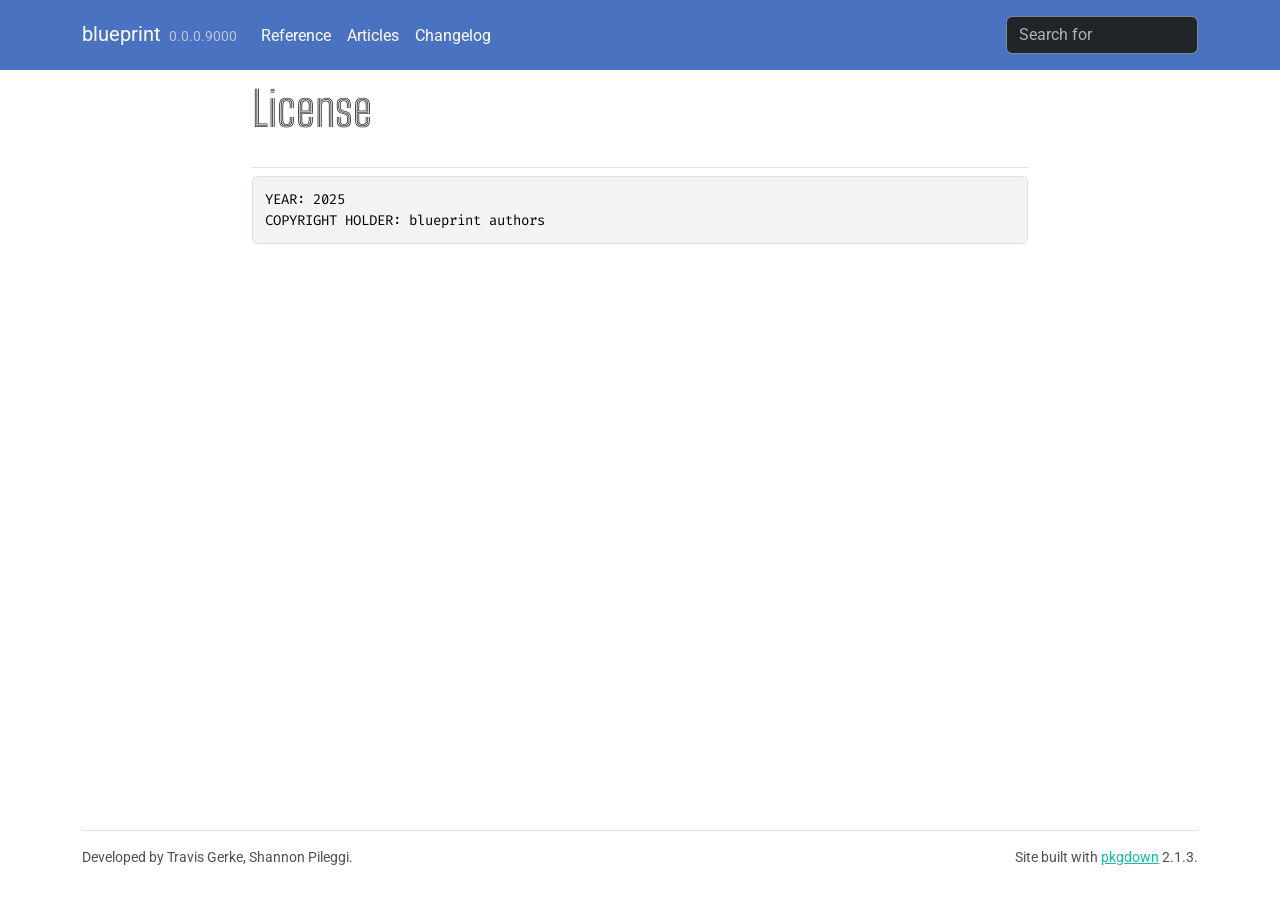
<file: LICENSE-text.html>
<!DOCTYPE html>
<!-- Generated by pkgdown: do not edit by hand --><html lang="en"><head><meta http-equiv="Content-Type" content="text/html; charset=UTF-8"><meta charset="utf-8"><meta http-equiv="X-UA-Compatible" content="IE=edge"><meta name="viewport" content="width=device-width, initial-scale=1, shrink-to-fit=no"><title>License • blueprint</title><script src="deps/jquery-3.6.0/jquery-3.6.0.min.js"></script><meta name="viewport" content="width=device-width, initial-scale=1, shrink-to-fit=no"><link href="deps/bootstrap-5.3.1/bootstrap.min.css" rel="stylesheet"><script src="deps/bootstrap-5.3.1/bootstrap.bundle.min.js"></script><link href="deps/Roboto-0.4.10/font.css" rel="stylesheet"><link href="deps/Fira_Code-0.4.10/font.css" rel="stylesheet"><link href="deps/Big_Shoulders_Inline-0.4.10/font.css" rel="stylesheet"><link href="deps/font-awesome-6.5.2/css/all.min.css" rel="stylesheet"><link href="deps/font-awesome-6.5.2/css/v4-shims.min.css" rel="stylesheet"><script src="deps/headroom-0.11.0/headroom.min.js"></script><script src="deps/headroom-0.11.0/jQuery.headroom.min.js"></script><script src="deps/bootstrap-toc-1.0.1/bootstrap-toc.min.js"></script><script src="deps/clipboard.js-2.0.11/clipboard.min.js"></script><script src="deps/search-1.0.0/autocomplete.jquery.min.js"></script><script src="deps/search-1.0.0/fuse.min.js"></script><script src="deps/search-1.0.0/mark.min.js"></script><!-- pkgdown --><script src="pkgdown.js"></script><meta property="og:title" content="License"></head><body>
    <a href="#main" class="visually-hidden-focusable">Skip to contents</a>


    <nav class="navbar navbar-expand-lg fixed-top bg-primary" data-bs-theme="dark" aria-label="Site navigation"><div class="container">

    <a class="navbar-brand me-2" href="index.html">blueprint</a>

    <small class="nav-text text-muted me-auto" data-bs-toggle="tooltip" data-bs-placement="bottom" title="">0.0.0.9000</small>


    <button class="navbar-toggler" type="button" data-bs-toggle="collapse" data-bs-target="#navbar" aria-controls="navbar" aria-expanded="false" aria-label="Toggle navigation">
      <span class="navbar-toggler-icon"></span>
    </button>

    <div id="navbar" class="collapse navbar-collapse ms-3">
      <ul class="navbar-nav me-auto"><li class="nav-item"><a class="nav-link" href="reference/index.html">Reference</a></li>
<li class="nav-item"><a class="nav-link" href="articles/index.html">Articles</a></li>
<li class="nav-item"><a class="nav-link" href="news/index.html">Changelog</a></li>
      </ul><ul class="navbar-nav"><li class="nav-item"><form class="form-inline" role="search">
 <input class="form-control" type="search" name="search-input" id="search-input" autocomplete="off" aria-label="Search site" placeholder="Search for" data-search-index="search.json"></form></li>
      </ul></div>


  </div>
</nav><div class="container template-title-body">
<div class="row">
  <main id="main" class="col-md-9"><div class="page-header">

      <h1>License</h1>

    </div>

<pre>YEAR: 2025
COPYRIGHT HOLDER: blueprint authors
</pre>

  </main></div>


    <footer><div class="pkgdown-footer-left">
  <p>Developed by Travis Gerke, Shannon Pileggi.</p>
</div>

<div class="pkgdown-footer-right">
  <p>Site built with <a href="https://pkgdown.r-lib.org/" class="external-link">pkgdown</a> 2.1.3.</p>
</div>

    </footer></div>





  </body></html>
</file>
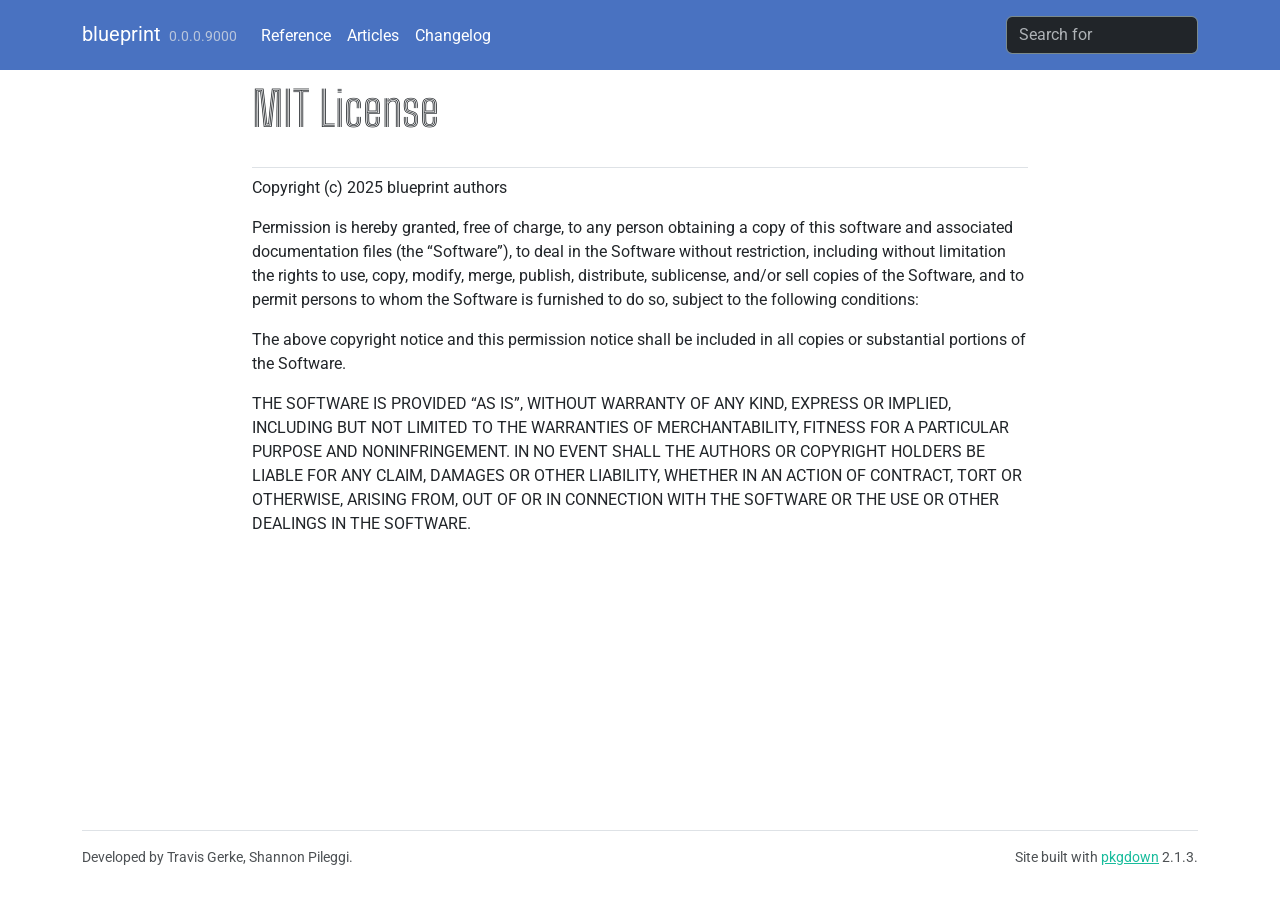
<file: LICENSE.html>
<!DOCTYPE html>
<!-- Generated by pkgdown: do not edit by hand --><html lang="en"><head><meta http-equiv="Content-Type" content="text/html; charset=UTF-8"><meta charset="utf-8"><meta http-equiv="X-UA-Compatible" content="IE=edge"><meta name="viewport" content="width=device-width, initial-scale=1, shrink-to-fit=no"><title>MIT License • blueprint</title><script src="deps/jquery-3.6.0/jquery-3.6.0.min.js"></script><meta name="viewport" content="width=device-width, initial-scale=1, shrink-to-fit=no"><link href="deps/bootstrap-5.3.1/bootstrap.min.css" rel="stylesheet"><script src="deps/bootstrap-5.3.1/bootstrap.bundle.min.js"></script><link href="deps/Roboto-0.4.10/font.css" rel="stylesheet"><link href="deps/Fira_Code-0.4.10/font.css" rel="stylesheet"><link href="deps/Big_Shoulders_Inline-0.4.10/font.css" rel="stylesheet"><link href="deps/font-awesome-6.5.2/css/all.min.css" rel="stylesheet"><link href="deps/font-awesome-6.5.2/css/v4-shims.min.css" rel="stylesheet"><script src="deps/headroom-0.11.0/headroom.min.js"></script><script src="deps/headroom-0.11.0/jQuery.headroom.min.js"></script><script src="deps/bootstrap-toc-1.0.1/bootstrap-toc.min.js"></script><script src="deps/clipboard.js-2.0.11/clipboard.min.js"></script><script src="deps/search-1.0.0/autocomplete.jquery.min.js"></script><script src="deps/search-1.0.0/fuse.min.js"></script><script src="deps/search-1.0.0/mark.min.js"></script><!-- pkgdown --><script src="pkgdown.js"></script><meta property="og:title" content="MIT License"></head><body>
    <a href="#main" class="visually-hidden-focusable">Skip to contents</a>


    <nav class="navbar navbar-expand-lg fixed-top bg-primary" data-bs-theme="dark" aria-label="Site navigation"><div class="container">

    <a class="navbar-brand me-2" href="index.html">blueprint</a>

    <small class="nav-text text-muted me-auto" data-bs-toggle="tooltip" data-bs-placement="bottom" title="">0.0.0.9000</small>


    <button class="navbar-toggler" type="button" data-bs-toggle="collapse" data-bs-target="#navbar" aria-controls="navbar" aria-expanded="false" aria-label="Toggle navigation">
      <span class="navbar-toggler-icon"></span>
    </button>

    <div id="navbar" class="collapse navbar-collapse ms-3">
      <ul class="navbar-nav me-auto"><li class="nav-item"><a class="nav-link" href="reference/index.html">Reference</a></li>
<li class="nav-item"><a class="nav-link" href="articles/index.html">Articles</a></li>
<li class="nav-item"><a class="nav-link" href="news/index.html">Changelog</a></li>
      </ul><ul class="navbar-nav"><li class="nav-item"><form class="form-inline" role="search">
 <input class="form-control" type="search" name="search-input" id="search-input" autocomplete="off" aria-label="Search site" placeholder="Search for" data-search-index="search.json"></form></li>
      </ul></div>


  </div>
</nav><div class="container template-title-body">
<div class="row">
  <main id="main" class="col-md-9"><div class="page-header">

      <h1>MIT License</h1>

    </div>

<div id="mit-license" class="section level1">

<p>Copyright (c) 2025 blueprint authors</p>
<p>Permission is hereby granted, free of charge, to any person obtaining a copy of this software and associated documentation files (the “Software”), to deal in the Software without restriction, including without limitation the rights to use, copy, modify, merge, publish, distribute, sublicense, and/or sell copies of the Software, and to permit persons to whom the Software is furnished to do so, subject to the following conditions:</p>
<p>The above copyright notice and this permission notice shall be included in all copies or substantial portions of the Software.</p>
<p>THE SOFTWARE IS PROVIDED “AS IS”, WITHOUT WARRANTY OF ANY KIND, EXPRESS OR IMPLIED, INCLUDING BUT NOT LIMITED TO THE WARRANTIES OF MERCHANTABILITY, FITNESS FOR A PARTICULAR PURPOSE AND NONINFRINGEMENT. IN NO EVENT SHALL THE AUTHORS OR COPYRIGHT HOLDERS BE LIABLE FOR ANY CLAIM, DAMAGES OR OTHER LIABILITY, WHETHER IN AN ACTION OF CONTRACT, TORT OR OTHERWISE, ARISING FROM, OUT OF OR IN CONNECTION WITH THE SOFTWARE OR THE USE OR OTHER DEALINGS IN THE SOFTWARE.</p>
</div>

  </main></div>


    <footer><div class="pkgdown-footer-left">
  <p>Developed by Travis Gerke, Shannon Pileggi.</p>
</div>

<div class="pkgdown-footer-right">
  <p>Site built with <a href="https://pkgdown.r-lib.org/" class="external-link">pkgdown</a> 2.1.3.</p>
</div>

    </footer></div>





  </body></html>
</file>
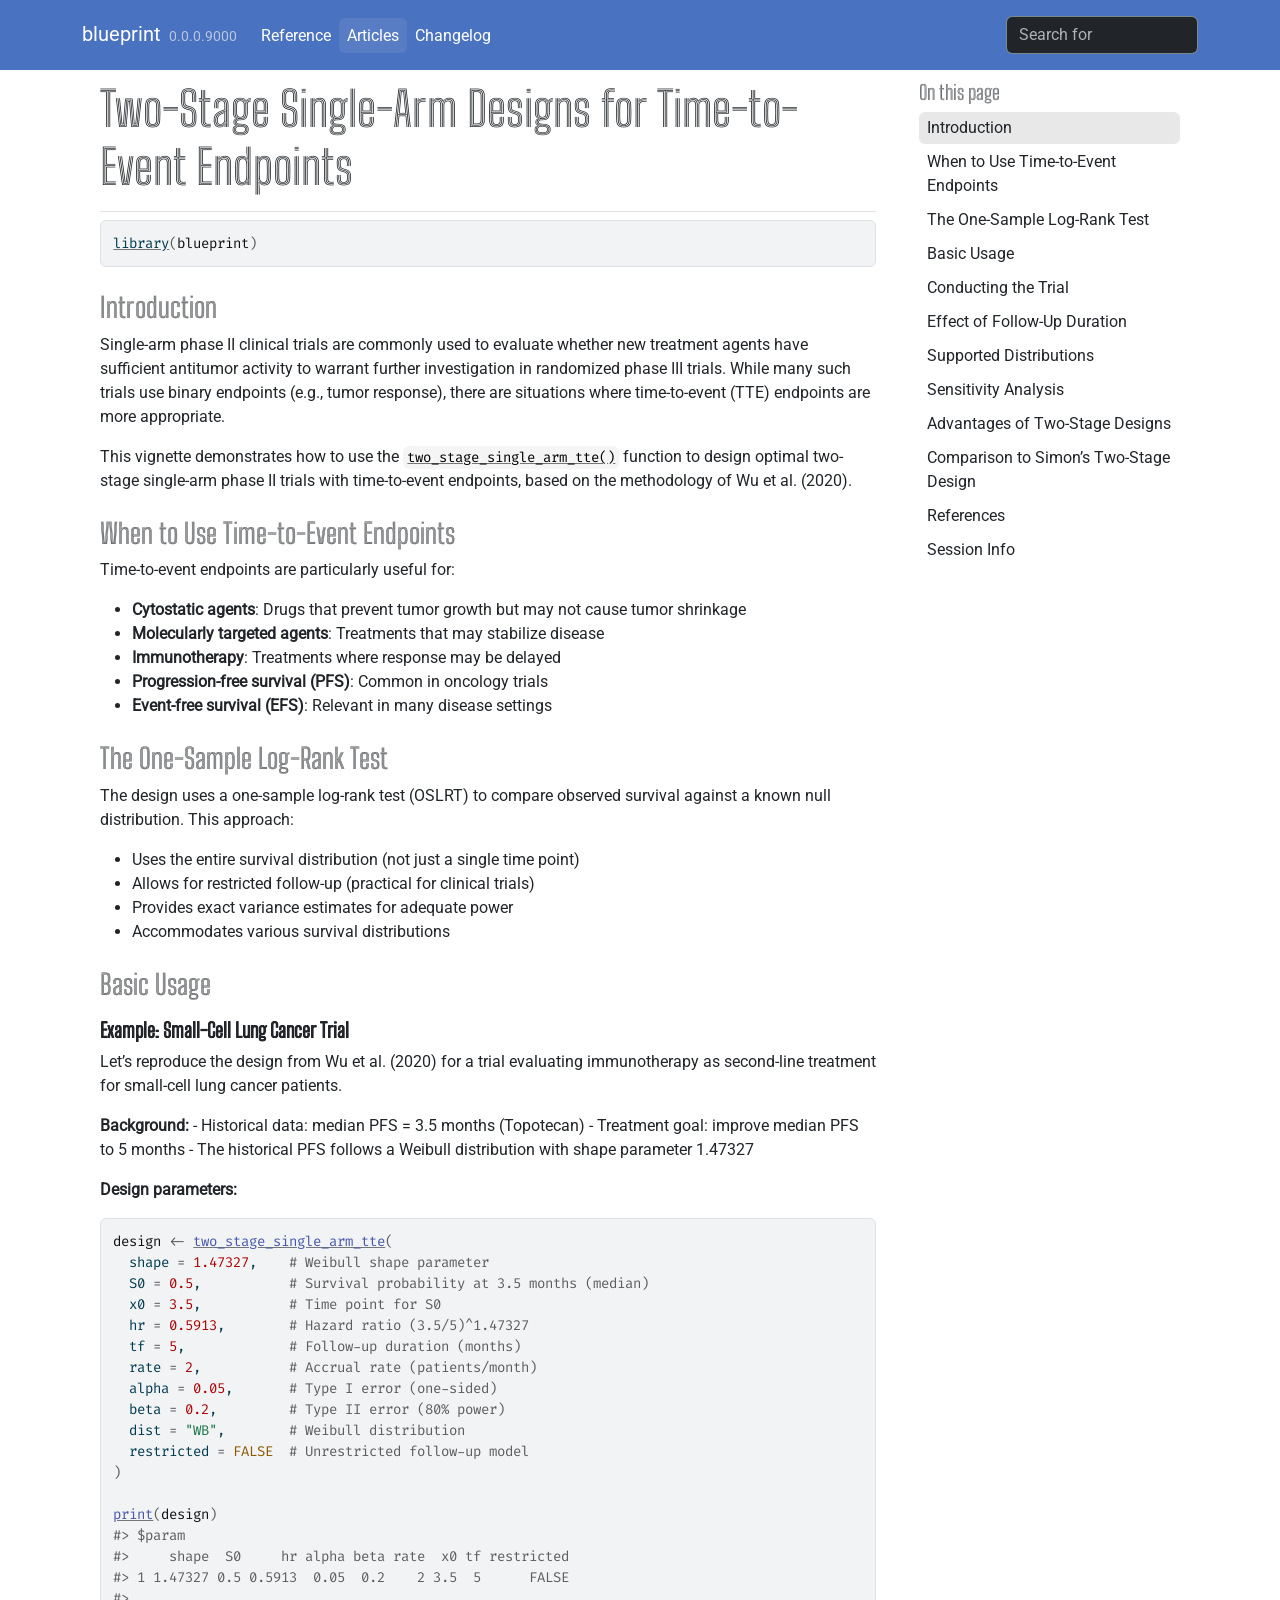
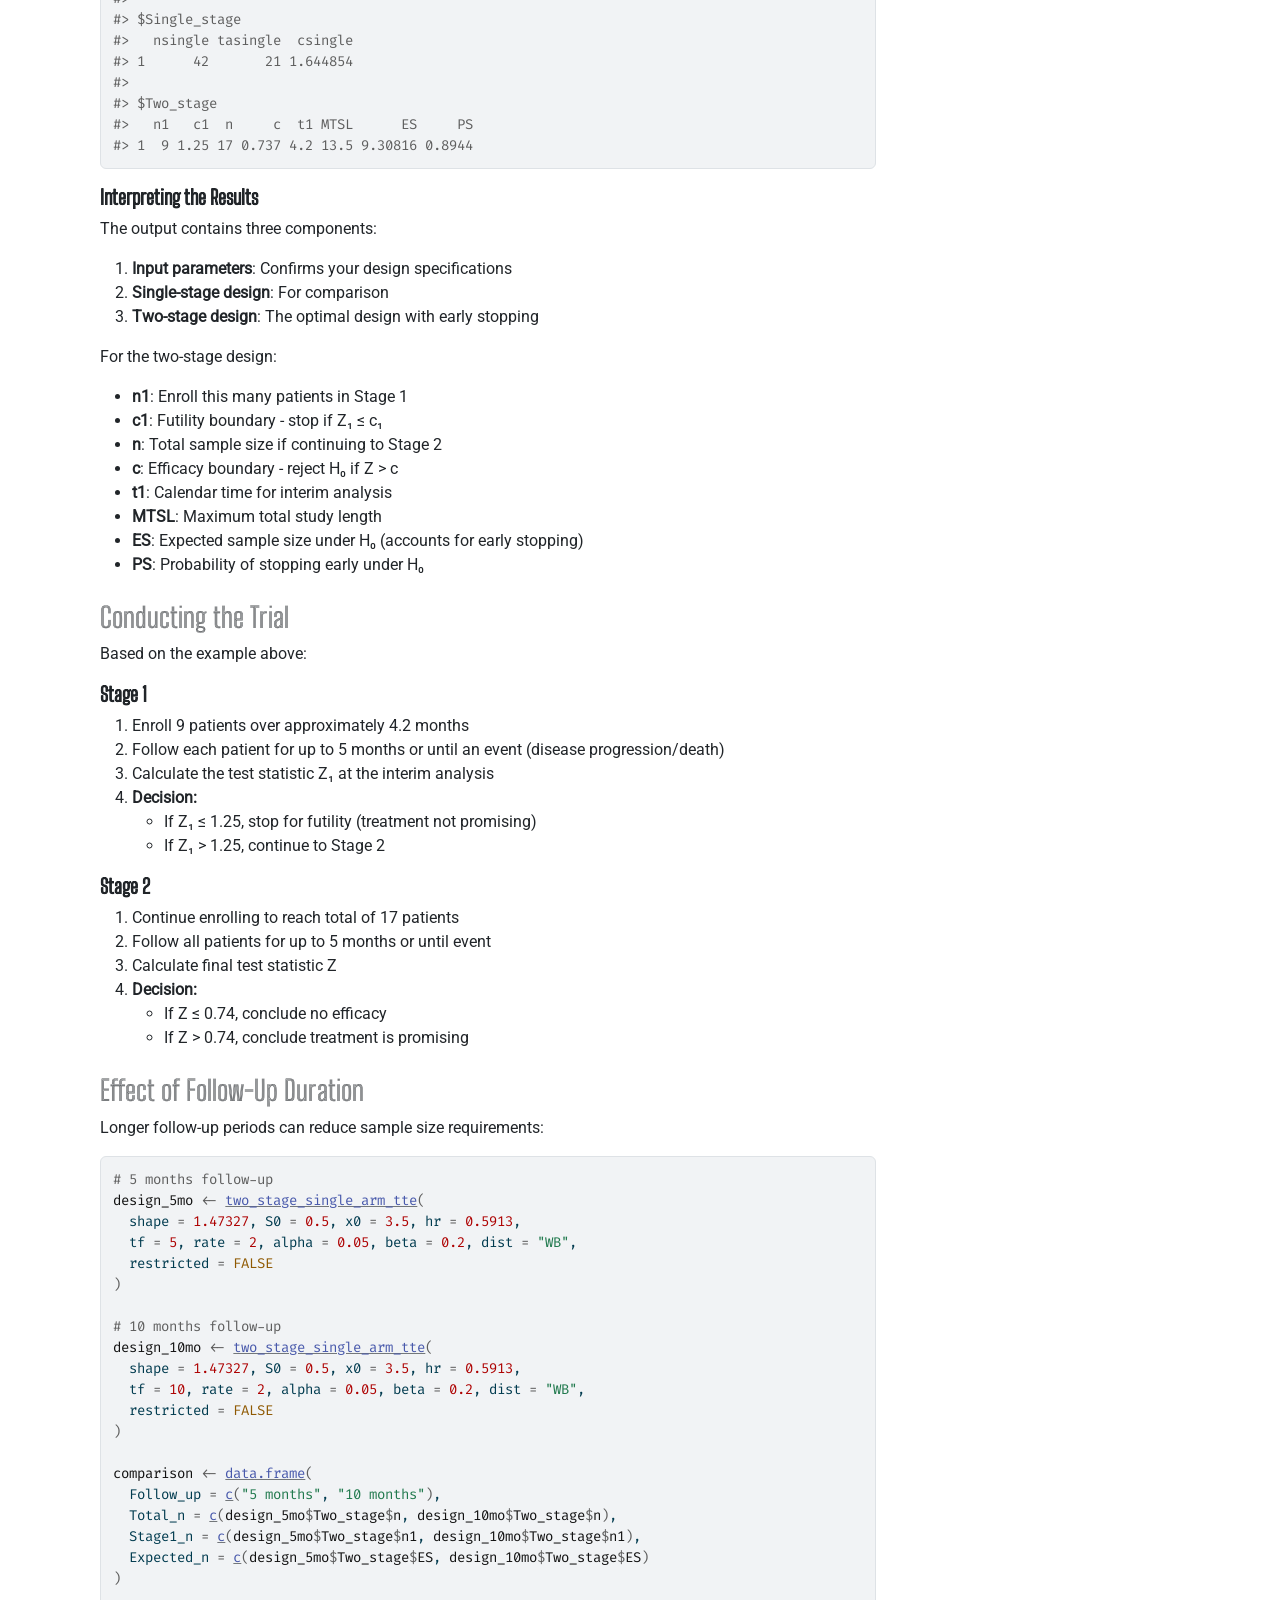
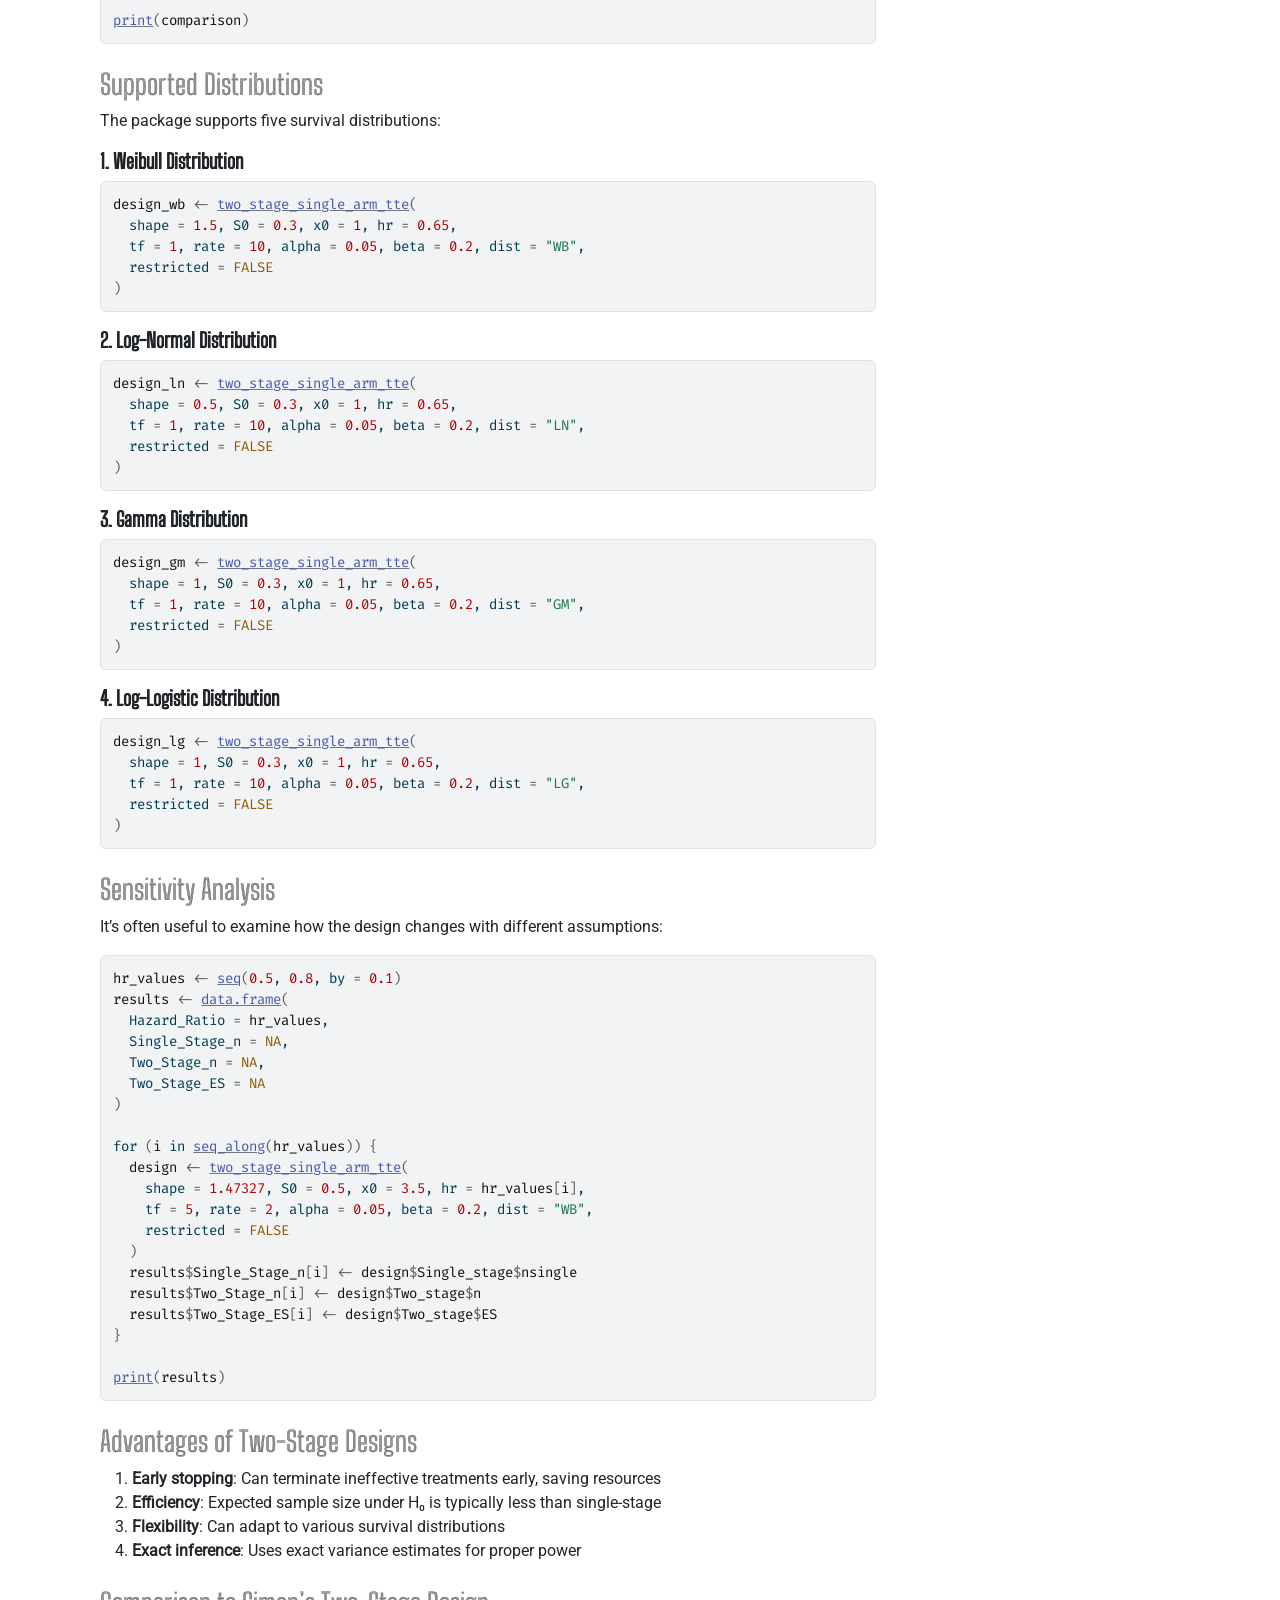
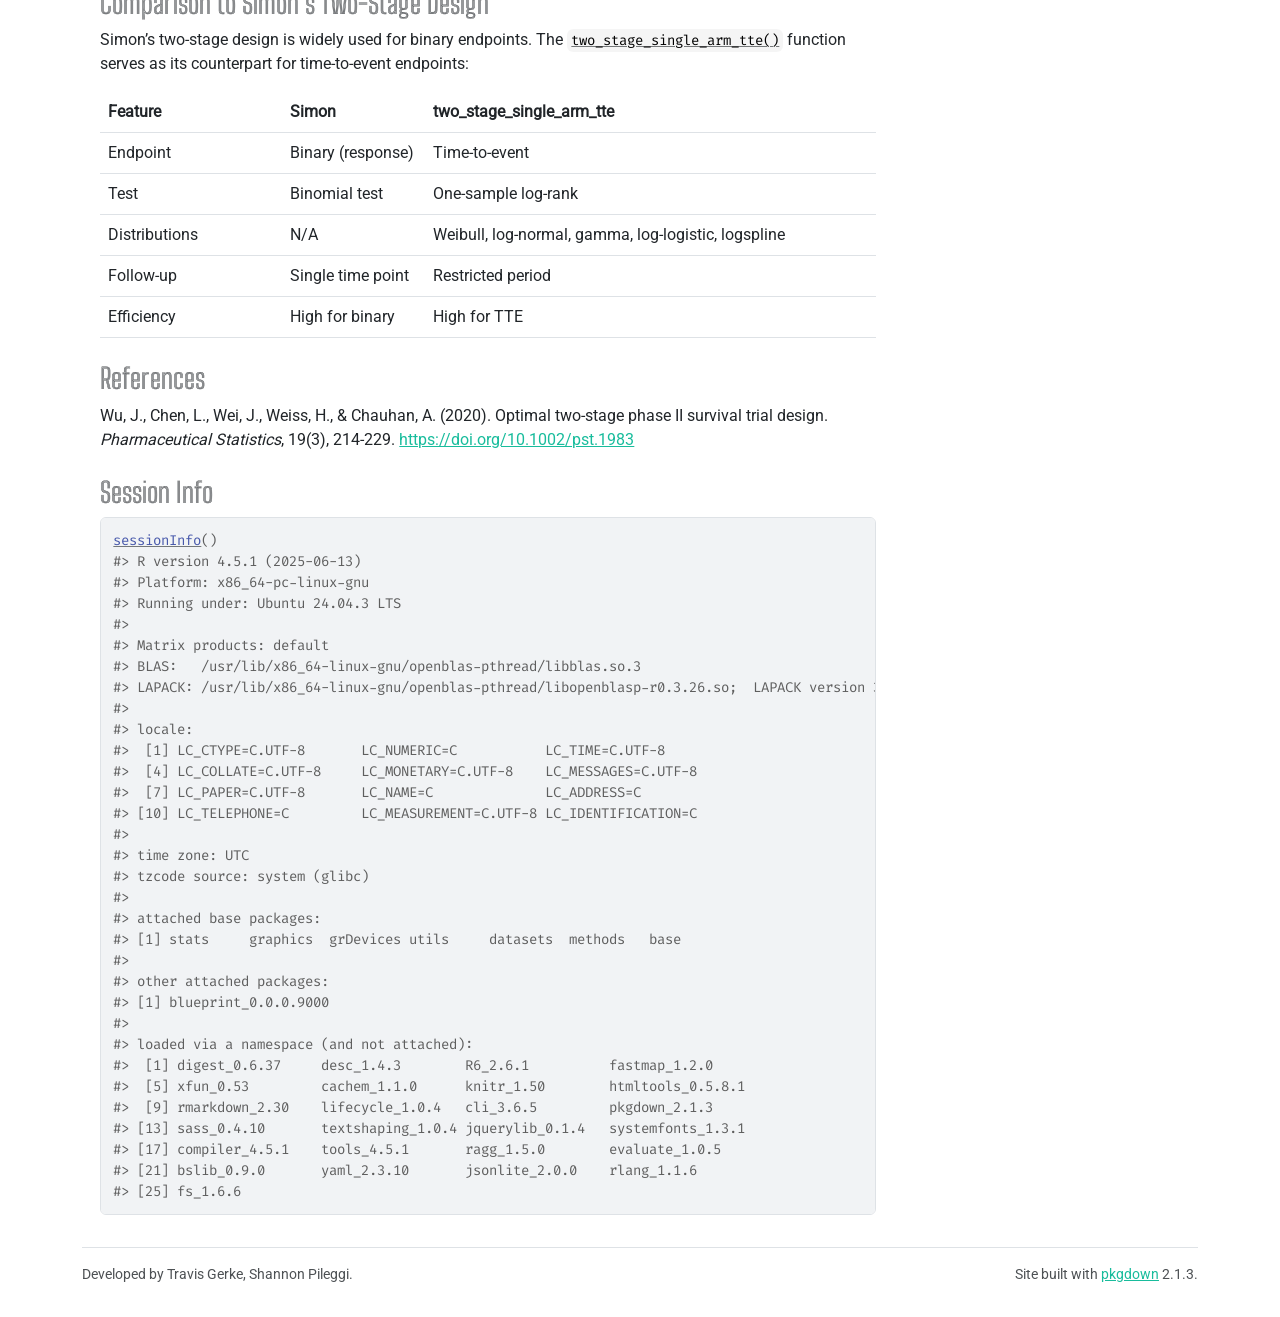
<file: articles/two-stage-tte.html>
<!DOCTYPE html>
<!-- Generated by pkgdown: do not edit by hand --><html lang="en">
<head>
<meta http-equiv="Content-Type" content="text/html; charset=UTF-8">
<meta charset="utf-8">
<meta http-equiv="X-UA-Compatible" content="IE=edge">
<meta name="viewport" content="width=device-width, initial-scale=1, shrink-to-fit=no">
<title>Two-Stage Single-Arm Designs for Time-to-Event Endpoints • blueprint</title>
<script src="../deps/jquery-3.6.0/jquery-3.6.0.min.js"></script><meta name="viewport" content="width=device-width, initial-scale=1, shrink-to-fit=no">
<link href="../deps/bootstrap-5.3.1/bootstrap.min.css" rel="stylesheet">
<script src="../deps/bootstrap-5.3.1/bootstrap.bundle.min.js"></script><link href="../deps/Roboto-0.4.10/font.css" rel="stylesheet">
<link href="../deps/Fira_Code-0.4.10/font.css" rel="stylesheet">
<link href="../deps/Big_Shoulders_Inline-0.4.10/font.css" rel="stylesheet">
<link href="../deps/font-awesome-6.5.2/css/all.min.css" rel="stylesheet">
<link href="../deps/font-awesome-6.5.2/css/v4-shims.min.css" rel="stylesheet">
<script src="../deps/headroom-0.11.0/headroom.min.js"></script><script src="../deps/headroom-0.11.0/jQuery.headroom.min.js"></script><script src="../deps/bootstrap-toc-1.0.1/bootstrap-toc.min.js"></script><script src="../deps/clipboard.js-2.0.11/clipboard.min.js"></script><script src="../deps/search-1.0.0/autocomplete.jquery.min.js"></script><script src="../deps/search-1.0.0/fuse.min.js"></script><script src="../deps/search-1.0.0/mark.min.js"></script><!-- pkgdown --><script src="../pkgdown.js"></script><meta property="og:title" content="Two-Stage Single-Arm Designs for Time-to-Event Endpoints">
</head>
<body>
    <a href="#main" class="visually-hidden-focusable">Skip to contents</a>


    <nav class="navbar navbar-expand-lg fixed-top bg-primary" data-bs-theme="dark" aria-label="Site navigation"><div class="container">

    <a class="navbar-brand me-2" href="../index.html">blueprint</a>

    <small class="nav-text text-muted me-auto" data-bs-toggle="tooltip" data-bs-placement="bottom" title="">0.0.0.9000</small>


    <button class="navbar-toggler" type="button" data-bs-toggle="collapse" data-bs-target="#navbar" aria-controls="navbar" aria-expanded="false" aria-label="Toggle navigation">
      <span class="navbar-toggler-icon"></span>
    </button>

    <div id="navbar" class="collapse navbar-collapse ms-3">
      <ul class="navbar-nav me-auto">
<li class="nav-item"><a class="nav-link" href="../reference/index.html">Reference</a></li>
<li class="active nav-item"><a class="nav-link" href="../articles/index.html">Articles</a></li>
<li class="nav-item"><a class="nav-link" href="../news/index.html">Changelog</a></li>
      </ul>
<ul class="navbar-nav">
<li class="nav-item"><form class="form-inline" role="search">
 <input class="form-control" type="search" name="search-input" id="search-input" autocomplete="off" aria-label="Search site" placeholder="Search for" data-search-index="../search.json">
</form></li>
      </ul>
</div>


  </div>
</nav><div class="container template-article">




<div class="row">
  <main id="main" class="col-md-9"><div class="page-header">

      <h1>Two-Stage Single-Arm Designs for Time-to-Event Endpoints</h1>
            
      

      <div class="d-none name"><code>two-stage-tte.Rmd</code></div>
    </div>

    
    
<div class="sourceCode" id="cb1"><pre class="downlit sourceCode r">
<code class="sourceCode R"><span><span class="kw"><a href="https://rdrr.io/r/base/library.html" class="external-link">library</a></span><span class="op">(</span><span class="va">blueprint</span><span class="op">)</span></span></code></pre></div>
<div class="section level2">
<h2 id="introduction">Introduction<a class="anchor" aria-label="anchor" href="#introduction"></a>
</h2>
<p>Single-arm phase II clinical trials are commonly used to evaluate
whether new treatment agents have sufficient antitumor activity to
warrant further investigation in randomized phase III trials. While many
such trials use binary endpoints (e.g., tumor response), there are
situations where time-to-event (TTE) endpoints are more appropriate.</p>
<p>This vignette demonstrates how to use the
<code><a href="../reference/two_stage_single_arm_tte.html">two_stage_single_arm_tte()</a></code> function to design optimal
two-stage single-arm phase II trials with time-to-event endpoints, based
on the methodology of Wu et al. (2020).</p>
</div>
<div class="section level2">
<h2 id="when-to-use-time-to-event-endpoints">When to Use Time-to-Event Endpoints<a class="anchor" aria-label="anchor" href="#when-to-use-time-to-event-endpoints"></a>
</h2>
<p>Time-to-event endpoints are particularly useful for:</p>
<ul>
<li>
<strong>Cytostatic agents</strong>: Drugs that prevent tumor growth
but may not cause tumor shrinkage</li>
<li>
<strong>Molecularly targeted agents</strong>: Treatments that may
stabilize disease</li>
<li>
<strong>Immunotherapy</strong>: Treatments where response may be
delayed</li>
<li>
<strong>Progression-free survival (PFS)</strong>: Common in oncology
trials</li>
<li>
<strong>Event-free survival (EFS)</strong>: Relevant in many disease
settings</li>
</ul>
</div>
<div class="section level2">
<h2 id="the-one-sample-log-rank-test">The One-Sample Log-Rank Test<a class="anchor" aria-label="anchor" href="#the-one-sample-log-rank-test"></a>
</h2>
<p>The design uses a one-sample log-rank test (OSLRT) to compare
observed survival against a known null distribution. This approach:</p>
<ul>
<li>Uses the entire survival distribution (not just a single time
point)</li>
<li>Allows for restricted follow-up (practical for clinical trials)</li>
<li>Provides exact variance estimates for adequate power</li>
<li>Accommodates various survival distributions</li>
</ul>
</div>
<div class="section level2">
<h2 id="basic-usage">Basic Usage<a class="anchor" aria-label="anchor" href="#basic-usage"></a>
</h2>
<div class="section level3">
<h3 id="example-small-cell-lung-cancer-trial">Example: Small-Cell Lung Cancer Trial<a class="anchor" aria-label="anchor" href="#example-small-cell-lung-cancer-trial"></a>
</h3>
<p>Let’s reproduce the design from Wu et al. (2020) for a trial
evaluating immunotherapy as second-line treatment for small-cell lung
cancer patients.</p>
<p><strong>Background:</strong> - Historical data: median PFS = 3.5
months (Topotecan) - Treatment goal: improve median PFS to 5 months -
The historical PFS follows a Weibull distribution with shape parameter
1.47327</p>
<p><strong>Design parameters:</strong></p>
<div class="sourceCode" id="cb2"><pre class="downlit sourceCode r">
<code class="sourceCode R"><span><span class="va">design</span> <span class="op">&lt;-</span> <span class="fu"><a href="../reference/two_stage_single_arm_tte.html">two_stage_single_arm_tte</a></span><span class="op">(</span></span>
<span>  shape <span class="op">=</span> <span class="fl">1.47327</span>,    <span class="co"># Weibull shape parameter</span></span>
<span>  S0 <span class="op">=</span> <span class="fl">0.5</span>,           <span class="co"># Survival probability at 3.5 months (median)</span></span>
<span>  x0 <span class="op">=</span> <span class="fl">3.5</span>,           <span class="co"># Time point for S0</span></span>
<span>  hr <span class="op">=</span> <span class="fl">0.5913</span>,        <span class="co"># Hazard ratio (3.5/5)^1.47327</span></span>
<span>  tf <span class="op">=</span> <span class="fl">5</span>,             <span class="co"># Follow-up duration (months)</span></span>
<span>  rate <span class="op">=</span> <span class="fl">2</span>,           <span class="co"># Accrual rate (patients/month)</span></span>
<span>  alpha <span class="op">=</span> <span class="fl">0.05</span>,       <span class="co"># Type I error (one-sided)</span></span>
<span>  beta <span class="op">=</span> <span class="fl">0.2</span>,         <span class="co"># Type II error (80% power)</span></span>
<span>  dist <span class="op">=</span> <span class="st">"WB"</span>,        <span class="co"># Weibull distribution</span></span>
<span>  restricted <span class="op">=</span> <span class="cn">FALSE</span>  <span class="co"># Unrestricted follow-up model</span></span>
<span><span class="op">)</span></span>
<span></span>
<span><span class="fu"><a href="https://rdrr.io/r/base/print.html" class="external-link">print</a></span><span class="op">(</span><span class="va">design</span><span class="op">)</span></span>
<span><span class="co">#&gt; $param</span></span>
<span><span class="co">#&gt;     shape  S0     hr alpha beta rate  x0 tf restricted</span></span>
<span><span class="co">#&gt; 1 1.47327 0.5 0.5913  0.05  0.2    2 3.5  5      FALSE</span></span>
<span><span class="co">#&gt; </span></span>
<span><span class="co">#&gt; $Single_stage</span></span>
<span><span class="co">#&gt;   nsingle tasingle  csingle</span></span>
<span><span class="co">#&gt; 1      42       21 1.644854</span></span>
<span><span class="co">#&gt; </span></span>
<span><span class="co">#&gt; $Two_stage</span></span>
<span><span class="co">#&gt;   n1   c1  n     c  t1 MTSL      ES     PS</span></span>
<span><span class="co">#&gt; 1  9 1.25 17 0.737 4.2 13.5 9.30816 0.8944</span></span></code></pre></div>
</div>
<div class="section level3">
<h3 id="interpreting-the-results">Interpreting the Results<a class="anchor" aria-label="anchor" href="#interpreting-the-results"></a>
</h3>
<p>The output contains three components:</p>
<ol style="list-style-type: decimal">
<li>
<strong>Input parameters</strong>: Confirms your design
specifications</li>
<li>
<strong>Single-stage design</strong>: For comparison</li>
<li>
<strong>Two-stage design</strong>: The optimal design with early
stopping</li>
</ol>
<p>For the two-stage design:</p>
<ul>
<li>
<strong>n1</strong>: Enroll this many patients in Stage 1</li>
<li>
<strong>c1</strong>: Futility boundary - stop if Z₁ ≤ c₁</li>
<li>
<strong>n</strong>: Total sample size if continuing to Stage 2</li>
<li>
<strong>c</strong>: Efficacy boundary - reject H₀ if Z &gt; c</li>
<li>
<strong>t1</strong>: Calendar time for interim analysis</li>
<li>
<strong>MTSL</strong>: Maximum total study length</li>
<li>
<strong>ES</strong>: Expected sample size under H₀ (accounts for
early stopping)</li>
<li>
<strong>PS</strong>: Probability of stopping early under H₀</li>
</ul>
</div>
</div>
<div class="section level2">
<h2 id="conducting-the-trial">Conducting the Trial<a class="anchor" aria-label="anchor" href="#conducting-the-trial"></a>
</h2>
<p>Based on the example above:</p>
<div class="section level3">
<h3 id="stage-1">Stage 1<a class="anchor" aria-label="anchor" href="#stage-1"></a>
</h3>
<ol style="list-style-type: decimal">
<li>Enroll 9 patients over approximately 4.2 months</li>
<li>Follow each patient for up to 5 months or until an event (disease
progression/death)</li>
<li>Calculate the test statistic Z₁ at the interim analysis</li>
<li>
<strong>Decision:</strong>
<ul>
<li>If Z₁ ≤ 1.25, stop for futility (treatment not promising)</li>
<li>If Z₁ &gt; 1.25, continue to Stage 2</li>
</ul>
</li>
</ol>
</div>
<div class="section level3">
<h3 id="stage-2">Stage 2<a class="anchor" aria-label="anchor" href="#stage-2"></a>
</h3>
<ol style="list-style-type: decimal">
<li>Continue enrolling to reach total of 17 patients</li>
<li>Follow all patients for up to 5 months or until event</li>
<li>Calculate final test statistic Z</li>
<li>
<strong>Decision:</strong>
<ul>
<li>If Z ≤ 0.74, conclude no efficacy</li>
<li>If Z &gt; 0.74, conclude treatment is promising</li>
</ul>
</li>
</ol>
</div>
</div>
<div class="section level2">
<h2 id="effect-of-follow-up-duration">Effect of Follow-Up Duration<a class="anchor" aria-label="anchor" href="#effect-of-follow-up-duration"></a>
</h2>
<p>Longer follow-up periods can reduce sample size requirements:</p>
<div class="sourceCode" id="cb3"><pre class="downlit sourceCode r">
<code class="sourceCode R"><span><span class="co"># 5 months follow-up</span></span>
<span><span class="va">design_5mo</span> <span class="op">&lt;-</span> <span class="fu"><a href="../reference/two_stage_single_arm_tte.html">two_stage_single_arm_tte</a></span><span class="op">(</span></span>
<span>  shape <span class="op">=</span> <span class="fl">1.47327</span>, S0 <span class="op">=</span> <span class="fl">0.5</span>, x0 <span class="op">=</span> <span class="fl">3.5</span>, hr <span class="op">=</span> <span class="fl">0.5913</span>,</span>
<span>  tf <span class="op">=</span> <span class="fl">5</span>, rate <span class="op">=</span> <span class="fl">2</span>, alpha <span class="op">=</span> <span class="fl">0.05</span>, beta <span class="op">=</span> <span class="fl">0.2</span>, dist <span class="op">=</span> <span class="st">"WB"</span>,</span>
<span>  restricted <span class="op">=</span> <span class="cn">FALSE</span></span>
<span><span class="op">)</span></span>
<span></span>
<span><span class="co"># 10 months follow-up</span></span>
<span><span class="va">design_10mo</span> <span class="op">&lt;-</span> <span class="fu"><a href="../reference/two_stage_single_arm_tte.html">two_stage_single_arm_tte</a></span><span class="op">(</span></span>
<span>  shape <span class="op">=</span> <span class="fl">1.47327</span>, S0 <span class="op">=</span> <span class="fl">0.5</span>, x0 <span class="op">=</span> <span class="fl">3.5</span>, hr <span class="op">=</span> <span class="fl">0.5913</span>,</span>
<span>  tf <span class="op">=</span> <span class="fl">10</span>, rate <span class="op">=</span> <span class="fl">2</span>, alpha <span class="op">=</span> <span class="fl">0.05</span>, beta <span class="op">=</span> <span class="fl">0.2</span>, dist <span class="op">=</span> <span class="st">"WB"</span>,</span>
<span>  restricted <span class="op">=</span> <span class="cn">FALSE</span></span>
<span><span class="op">)</span></span>
<span></span>
<span><span class="va">comparison</span> <span class="op">&lt;-</span> <span class="fu"><a href="https://rdrr.io/r/base/data.frame.html" class="external-link">data.frame</a></span><span class="op">(</span></span>
<span>  Follow_up <span class="op">=</span> <span class="fu"><a href="https://rdrr.io/r/base/c.html" class="external-link">c</a></span><span class="op">(</span><span class="st">"5 months"</span>, <span class="st">"10 months"</span><span class="op">)</span>,</span>
<span>  Total_n <span class="op">=</span> <span class="fu"><a href="https://rdrr.io/r/base/c.html" class="external-link">c</a></span><span class="op">(</span><span class="va">design_5mo</span><span class="op">$</span><span class="va">Two_stage</span><span class="op">$</span><span class="va">n</span>, <span class="va">design_10mo</span><span class="op">$</span><span class="va">Two_stage</span><span class="op">$</span><span class="va">n</span><span class="op">)</span>,</span>
<span>  Stage1_n <span class="op">=</span> <span class="fu"><a href="https://rdrr.io/r/base/c.html" class="external-link">c</a></span><span class="op">(</span><span class="va">design_5mo</span><span class="op">$</span><span class="va">Two_stage</span><span class="op">$</span><span class="va">n1</span>, <span class="va">design_10mo</span><span class="op">$</span><span class="va">Two_stage</span><span class="op">$</span><span class="va">n1</span><span class="op">)</span>,</span>
<span>  Expected_n <span class="op">=</span> <span class="fu"><a href="https://rdrr.io/r/base/c.html" class="external-link">c</a></span><span class="op">(</span><span class="va">design_5mo</span><span class="op">$</span><span class="va">Two_stage</span><span class="op">$</span><span class="va">ES</span>, <span class="va">design_10mo</span><span class="op">$</span><span class="va">Two_stage</span><span class="op">$</span><span class="va">ES</span><span class="op">)</span></span>
<span><span class="op">)</span></span>
<span></span>
<span><span class="fu"><a href="https://rdrr.io/r/base/print.html" class="external-link">print</a></span><span class="op">(</span><span class="va">comparison</span><span class="op">)</span></span></code></pre></div>
</div>
<div class="section level2">
<h2 id="supported-distributions">Supported Distributions<a class="anchor" aria-label="anchor" href="#supported-distributions"></a>
</h2>
<p>The package supports five survival distributions:</p>
<div class="section level3">
<h3 id="weibull-distribution">1. Weibull Distribution<a class="anchor" aria-label="anchor" href="#weibull-distribution"></a>
</h3>
<div class="sourceCode" id="cb4"><pre class="downlit sourceCode r">
<code class="sourceCode R"><span><span class="va">design_wb</span> <span class="op">&lt;-</span> <span class="fu"><a href="../reference/two_stage_single_arm_tte.html">two_stage_single_arm_tte</a></span><span class="op">(</span></span>
<span>  shape <span class="op">=</span> <span class="fl">1.5</span>, S0 <span class="op">=</span> <span class="fl">0.3</span>, x0 <span class="op">=</span> <span class="fl">1</span>, hr <span class="op">=</span> <span class="fl">0.65</span>,</span>
<span>  tf <span class="op">=</span> <span class="fl">1</span>, rate <span class="op">=</span> <span class="fl">10</span>, alpha <span class="op">=</span> <span class="fl">0.05</span>, beta <span class="op">=</span> <span class="fl">0.2</span>, dist <span class="op">=</span> <span class="st">"WB"</span>,</span>
<span>  restricted <span class="op">=</span> <span class="cn">FALSE</span></span>
<span><span class="op">)</span></span></code></pre></div>
</div>
<div class="section level3">
<h3 id="log-normal-distribution">2. Log-Normal Distribution<a class="anchor" aria-label="anchor" href="#log-normal-distribution"></a>
</h3>
<div class="sourceCode" id="cb5"><pre class="downlit sourceCode r">
<code class="sourceCode R"><span><span class="va">design_ln</span> <span class="op">&lt;-</span> <span class="fu"><a href="../reference/two_stage_single_arm_tte.html">two_stage_single_arm_tte</a></span><span class="op">(</span></span>
<span>  shape <span class="op">=</span> <span class="fl">0.5</span>, S0 <span class="op">=</span> <span class="fl">0.3</span>, x0 <span class="op">=</span> <span class="fl">1</span>, hr <span class="op">=</span> <span class="fl">0.65</span>,</span>
<span>  tf <span class="op">=</span> <span class="fl">1</span>, rate <span class="op">=</span> <span class="fl">10</span>, alpha <span class="op">=</span> <span class="fl">0.05</span>, beta <span class="op">=</span> <span class="fl">0.2</span>, dist <span class="op">=</span> <span class="st">"LN"</span>,</span>
<span>  restricted <span class="op">=</span> <span class="cn">FALSE</span></span>
<span><span class="op">)</span></span></code></pre></div>
</div>
<div class="section level3">
<h3 id="gamma-distribution">3. Gamma Distribution<a class="anchor" aria-label="anchor" href="#gamma-distribution"></a>
</h3>
<div class="sourceCode" id="cb6"><pre class="downlit sourceCode r">
<code class="sourceCode R"><span><span class="va">design_gm</span> <span class="op">&lt;-</span> <span class="fu"><a href="../reference/two_stage_single_arm_tte.html">two_stage_single_arm_tte</a></span><span class="op">(</span></span>
<span>  shape <span class="op">=</span> <span class="fl">1</span>, S0 <span class="op">=</span> <span class="fl">0.3</span>, x0 <span class="op">=</span> <span class="fl">1</span>, hr <span class="op">=</span> <span class="fl">0.65</span>,</span>
<span>  tf <span class="op">=</span> <span class="fl">1</span>, rate <span class="op">=</span> <span class="fl">10</span>, alpha <span class="op">=</span> <span class="fl">0.05</span>, beta <span class="op">=</span> <span class="fl">0.2</span>, dist <span class="op">=</span> <span class="st">"GM"</span>,</span>
<span>  restricted <span class="op">=</span> <span class="cn">FALSE</span></span>
<span><span class="op">)</span></span></code></pre></div>
</div>
<div class="section level3">
<h3 id="log-logistic-distribution">4. Log-Logistic Distribution<a class="anchor" aria-label="anchor" href="#log-logistic-distribution"></a>
</h3>
<div class="sourceCode" id="cb7"><pre class="downlit sourceCode r">
<code class="sourceCode R"><span><span class="va">design_lg</span> <span class="op">&lt;-</span> <span class="fu"><a href="../reference/two_stage_single_arm_tte.html">two_stage_single_arm_tte</a></span><span class="op">(</span></span>
<span>  shape <span class="op">=</span> <span class="fl">1</span>, S0 <span class="op">=</span> <span class="fl">0.3</span>, x0 <span class="op">=</span> <span class="fl">1</span>, hr <span class="op">=</span> <span class="fl">0.65</span>,</span>
<span>  tf <span class="op">=</span> <span class="fl">1</span>, rate <span class="op">=</span> <span class="fl">10</span>, alpha <span class="op">=</span> <span class="fl">0.05</span>, beta <span class="op">=</span> <span class="fl">0.2</span>, dist <span class="op">=</span> <span class="st">"LG"</span>,</span>
<span>  restricted <span class="op">=</span> <span class="cn">FALSE</span></span>
<span><span class="op">)</span></span></code></pre></div>
</div>
</div>
<div class="section level2">
<h2 id="sensitivity-analysis">Sensitivity Analysis<a class="anchor" aria-label="anchor" href="#sensitivity-analysis"></a>
</h2>
<p>It’s often useful to examine how the design changes with different
assumptions:</p>
<div class="sourceCode" id="cb8"><pre class="downlit sourceCode r">
<code class="sourceCode R"><span><span class="va">hr_values</span> <span class="op">&lt;-</span> <span class="fu"><a href="https://rdrr.io/r/base/seq.html" class="external-link">seq</a></span><span class="op">(</span><span class="fl">0.5</span>, <span class="fl">0.8</span>, by <span class="op">=</span> <span class="fl">0.1</span><span class="op">)</span></span>
<span><span class="va">results</span> <span class="op">&lt;-</span> <span class="fu"><a href="https://rdrr.io/r/base/data.frame.html" class="external-link">data.frame</a></span><span class="op">(</span></span>
<span>  Hazard_Ratio <span class="op">=</span> <span class="va">hr_values</span>,</span>
<span>  Single_Stage_n <span class="op">=</span> <span class="cn">NA</span>,</span>
<span>  Two_Stage_n <span class="op">=</span> <span class="cn">NA</span>,</span>
<span>  Two_Stage_ES <span class="op">=</span> <span class="cn">NA</span></span>
<span><span class="op">)</span></span>
<span></span>
<span><span class="kw">for</span> <span class="op">(</span><span class="va">i</span> <span class="kw">in</span> <span class="fu"><a href="https://rdrr.io/r/base/seq.html" class="external-link">seq_along</a></span><span class="op">(</span><span class="va">hr_values</span><span class="op">)</span><span class="op">)</span> <span class="op">{</span></span>
<span>  <span class="va">design</span> <span class="op">&lt;-</span> <span class="fu"><a href="../reference/two_stage_single_arm_tte.html">two_stage_single_arm_tte</a></span><span class="op">(</span></span>
<span>    shape <span class="op">=</span> <span class="fl">1.47327</span>, S0 <span class="op">=</span> <span class="fl">0.5</span>, x0 <span class="op">=</span> <span class="fl">3.5</span>, hr <span class="op">=</span> <span class="va">hr_values</span><span class="op">[</span><span class="va">i</span><span class="op">]</span>,</span>
<span>    tf <span class="op">=</span> <span class="fl">5</span>, rate <span class="op">=</span> <span class="fl">2</span>, alpha <span class="op">=</span> <span class="fl">0.05</span>, beta <span class="op">=</span> <span class="fl">0.2</span>, dist <span class="op">=</span> <span class="st">"WB"</span>,</span>
<span>    restricted <span class="op">=</span> <span class="cn">FALSE</span></span>
<span>  <span class="op">)</span></span>
<span>  <span class="va">results</span><span class="op">$</span><span class="va">Single_Stage_n</span><span class="op">[</span><span class="va">i</span><span class="op">]</span> <span class="op">&lt;-</span> <span class="va">design</span><span class="op">$</span><span class="va">Single_stage</span><span class="op">$</span><span class="va">nsingle</span></span>
<span>  <span class="va">results</span><span class="op">$</span><span class="va">Two_Stage_n</span><span class="op">[</span><span class="va">i</span><span class="op">]</span> <span class="op">&lt;-</span> <span class="va">design</span><span class="op">$</span><span class="va">Two_stage</span><span class="op">$</span><span class="va">n</span></span>
<span>  <span class="va">results</span><span class="op">$</span><span class="va">Two_Stage_ES</span><span class="op">[</span><span class="va">i</span><span class="op">]</span> <span class="op">&lt;-</span> <span class="va">design</span><span class="op">$</span><span class="va">Two_stage</span><span class="op">$</span><span class="va">ES</span></span>
<span><span class="op">}</span></span>
<span></span>
<span><span class="fu"><a href="https://rdrr.io/r/base/print.html" class="external-link">print</a></span><span class="op">(</span><span class="va">results</span><span class="op">)</span></span></code></pre></div>
</div>
<div class="section level2">
<h2 id="advantages-of-two-stage-designs">Advantages of Two-Stage Designs<a class="anchor" aria-label="anchor" href="#advantages-of-two-stage-designs"></a>
</h2>
<ol style="list-style-type: decimal">
<li>
<strong>Early stopping</strong>: Can terminate ineffective
treatments early, saving resources</li>
<li>
<strong>Efficiency</strong>: Expected sample size under H₀ is
typically less than single-stage</li>
<li>
<strong>Flexibility</strong>: Can adapt to various survival
distributions</li>
<li>
<strong>Exact inference</strong>: Uses exact variance estimates for
proper power</li>
</ol>
</div>
<div class="section level2">
<h2 id="comparison-to-simons-two-stage-design">Comparison to Simon’s Two-Stage Design<a class="anchor" aria-label="anchor" href="#comparison-to-simons-two-stage-design"></a>
</h2>
<p>Simon’s two-stage design is widely used for binary endpoints. The
<code><a href="../reference/two_stage_single_arm_tte.html">two_stage_single_arm_tte()</a></code> function serves as its
counterpart for time-to-event endpoints:</p>
<table class="table">
<colgroup>
<col width="23%">
<col width="18%">
<col width="57%">
</colgroup>
<thead><tr class="header">
<th>Feature</th>
<th>Simon</th>
<th>two_stage_single_arm_tte</th>
</tr></thead>
<tbody>
<tr class="odd">
<td>Endpoint</td>
<td>Binary (response)</td>
<td>Time-to-event</td>
</tr>
<tr class="even">
<td>Test</td>
<td>Binomial test</td>
<td>One-sample log-rank</td>
</tr>
<tr class="odd">
<td>Distributions</td>
<td>N/A</td>
<td>Weibull, log-normal, gamma, log-logistic, logspline</td>
</tr>
<tr class="even">
<td>Follow-up</td>
<td>Single time point</td>
<td>Restricted period</td>
</tr>
<tr class="odd">
<td>Efficiency</td>
<td>High for binary</td>
<td>High for TTE</td>
</tr>
</tbody>
</table>
</div>
<div class="section level2">
<h2 id="references">References<a class="anchor" aria-label="anchor" href="#references"></a>
</h2>
<p>Wu, J., Chen, L., Wei, J., Weiss, H., &amp; Chauhan, A. (2020).
Optimal two-stage phase II survival trial design. <em>Pharmaceutical
Statistics</em>, 19(3), 214-229. <a href="https://doi.org/10.1002/pst.1983" class="external-link uri">https://doi.org/10.1002/pst.1983</a></p>
</div>
<div class="section level2">
<h2 id="session-info">Session Info<a class="anchor" aria-label="anchor" href="#session-info"></a>
</h2>
<div class="sourceCode" id="cb9"><pre class="downlit sourceCode r">
<code class="sourceCode R"><span><span class="fu"><a href="https://rdrr.io/r/utils/sessionInfo.html" class="external-link">sessionInfo</a></span><span class="op">(</span><span class="op">)</span></span>
<span><span class="co">#&gt; R version 4.5.1 (2025-06-13)</span></span>
<span><span class="co">#&gt; Platform: x86_64-pc-linux-gnu</span></span>
<span><span class="co">#&gt; Running under: Ubuntu 24.04.3 LTS</span></span>
<span><span class="co">#&gt; </span></span>
<span><span class="co">#&gt; Matrix products: default</span></span>
<span><span class="co">#&gt; BLAS:   /usr/lib/x86_64-linux-gnu/openblas-pthread/libblas.so.3 </span></span>
<span><span class="co">#&gt; LAPACK: /usr/lib/x86_64-linux-gnu/openblas-pthread/libopenblasp-r0.3.26.so;  LAPACK version 3.12.0</span></span>
<span><span class="co">#&gt; </span></span>
<span><span class="co">#&gt; locale:</span></span>
<span><span class="co">#&gt;  [1] LC_CTYPE=C.UTF-8       LC_NUMERIC=C           LC_TIME=C.UTF-8       </span></span>
<span><span class="co">#&gt;  [4] LC_COLLATE=C.UTF-8     LC_MONETARY=C.UTF-8    LC_MESSAGES=C.UTF-8   </span></span>
<span><span class="co">#&gt;  [7] LC_PAPER=C.UTF-8       LC_NAME=C              LC_ADDRESS=C          </span></span>
<span><span class="co">#&gt; [10] LC_TELEPHONE=C         LC_MEASUREMENT=C.UTF-8 LC_IDENTIFICATION=C   </span></span>
<span><span class="co">#&gt; </span></span>
<span><span class="co">#&gt; time zone: UTC</span></span>
<span><span class="co">#&gt; tzcode source: system (glibc)</span></span>
<span><span class="co">#&gt; </span></span>
<span><span class="co">#&gt; attached base packages:</span></span>
<span><span class="co">#&gt; [1] stats     graphics  grDevices utils     datasets  methods   base     </span></span>
<span><span class="co">#&gt; </span></span>
<span><span class="co">#&gt; other attached packages:</span></span>
<span><span class="co">#&gt; [1] blueprint_0.0.0.9000</span></span>
<span><span class="co">#&gt; </span></span>
<span><span class="co">#&gt; loaded via a namespace (and not attached):</span></span>
<span><span class="co">#&gt;  [1] digest_0.6.37     desc_1.4.3        R6_2.6.1          fastmap_1.2.0    </span></span>
<span><span class="co">#&gt;  [5] xfun_0.53         cachem_1.1.0      knitr_1.50        htmltools_0.5.8.1</span></span>
<span><span class="co">#&gt;  [9] rmarkdown_2.30    lifecycle_1.0.4   cli_3.6.5         pkgdown_2.1.3    </span></span>
<span><span class="co">#&gt; [13] sass_0.4.10       textshaping_1.0.4 jquerylib_0.1.4   systemfonts_1.3.1</span></span>
<span><span class="co">#&gt; [17] compiler_4.5.1    tools_4.5.1       ragg_1.5.0        evaluate_1.0.5   </span></span>
<span><span class="co">#&gt; [21] bslib_0.9.0       yaml_2.3.10       jsonlite_2.0.0    rlang_1.1.6      </span></span>
<span><span class="co">#&gt; [25] fs_1.6.6</span></span></code></pre></div>
</div>
  </main><aside class="col-md-3"><nav id="toc" aria-label="Table of contents"><h2>On this page</h2>
    </nav></aside>
</div>



    <footer><div class="pkgdown-footer-left">
  <p>Developed by Travis Gerke, Shannon Pileggi.</p>
</div>

<div class="pkgdown-footer-right">
  <p>Site built with <a href="https://pkgdown.r-lib.org/" class="external-link">pkgdown</a> 2.1.3.</p>
</div>

    </footer>
</div>





  </body>
</html>
</file>
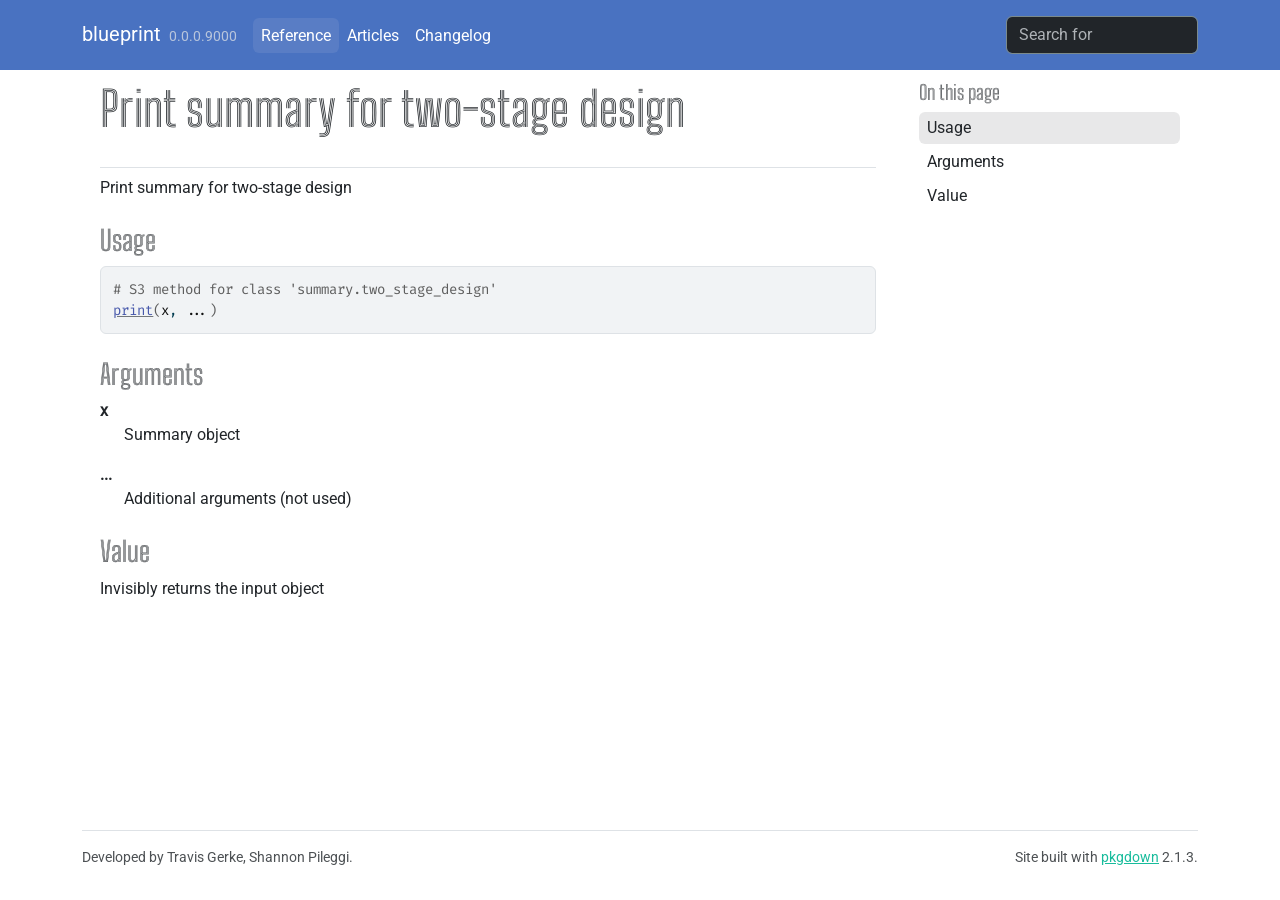
<file: reference/print.summary.two_stage_design.html>
<!DOCTYPE html>
<!-- Generated by pkgdown: do not edit by hand --><html lang="en"><head><meta http-equiv="Content-Type" content="text/html; charset=UTF-8"><meta charset="utf-8"><meta http-equiv="X-UA-Compatible" content="IE=edge"><meta name="viewport" content="width=device-width, initial-scale=1, shrink-to-fit=no"><title>Print summary for two-stage design — print.summary.two_stage_design • blueprint</title><script src="../deps/jquery-3.6.0/jquery-3.6.0.min.js"></script><meta name="viewport" content="width=device-width, initial-scale=1, shrink-to-fit=no"><link href="../deps/bootstrap-5.3.1/bootstrap.min.css" rel="stylesheet"><script src="../deps/bootstrap-5.3.1/bootstrap.bundle.min.js"></script><link href="../deps/Roboto-0.4.10/font.css" rel="stylesheet"><link href="../deps/Fira_Code-0.4.10/font.css" rel="stylesheet"><link href="../deps/Big_Shoulders_Inline-0.4.10/font.css" rel="stylesheet"><link href="../deps/font-awesome-6.5.2/css/all.min.css" rel="stylesheet"><link href="../deps/font-awesome-6.5.2/css/v4-shims.min.css" rel="stylesheet"><script src="../deps/headroom-0.11.0/headroom.min.js"></script><script src="../deps/headroom-0.11.0/jQuery.headroom.min.js"></script><script src="../deps/bootstrap-toc-1.0.1/bootstrap-toc.min.js"></script><script src="../deps/clipboard.js-2.0.11/clipboard.min.js"></script><script src="../deps/search-1.0.0/autocomplete.jquery.min.js"></script><script src="../deps/search-1.0.0/fuse.min.js"></script><script src="../deps/search-1.0.0/mark.min.js"></script><!-- pkgdown --><script src="../pkgdown.js"></script><meta property="og:title" content="Print summary for two-stage design — print.summary.two_stage_design"><meta name="description" content="Print summary for two-stage design"><meta property="og:description" content="Print summary for two-stage design"></head><body>
    <a href="#main" class="visually-hidden-focusable">Skip to contents</a>


    <nav class="navbar navbar-expand-lg fixed-top bg-primary" data-bs-theme="dark" aria-label="Site navigation"><div class="container">

    <a class="navbar-brand me-2" href="../index.html">blueprint</a>

    <small class="nav-text text-muted me-auto" data-bs-toggle="tooltip" data-bs-placement="bottom" title="">0.0.0.9000</small>


    <button class="navbar-toggler" type="button" data-bs-toggle="collapse" data-bs-target="#navbar" aria-controls="navbar" aria-expanded="false" aria-label="Toggle navigation">
      <span class="navbar-toggler-icon"></span>
    </button>

    <div id="navbar" class="collapse navbar-collapse ms-3">
      <ul class="navbar-nav me-auto"><li class="active nav-item"><a class="nav-link" href="../reference/index.html">Reference</a></li>
<li class="nav-item"><a class="nav-link" href="../articles/index.html">Articles</a></li>
<li class="nav-item"><a class="nav-link" href="../news/index.html">Changelog</a></li>
      </ul><ul class="navbar-nav"><li class="nav-item"><form class="form-inline" role="search">
 <input class="form-control" type="search" name="search-input" id="search-input" autocomplete="off" aria-label="Search site" placeholder="Search for" data-search-index="../search.json"></form></li>
      </ul></div>


  </div>
</nav><div class="container template-reference-topic">
<div class="row">
  <main id="main" class="col-md-9"><div class="page-header">

      <h1>Print summary for two-stage design</h1>

      <div class="d-none name"><code>print.summary.two_stage_design.Rd</code></div>
    </div>

    <div class="ref-description section level2">
    <p>Print summary for two-stage design</p>
    </div>

    <div class="section level2">
    <h2 id="ref-usage">Usage<a class="anchor" aria-label="anchor" href="#ref-usage"></a></h2>
    <div class="sourceCode"><pre class="sourceCode r"><code><span><span class="co"># S3 method for class 'summary.two_stage_design'</span></span>
<span><span class="fu"><a href="https://rdrr.io/r/base/print.html" class="external-link">print</a></span><span class="op">(</span><span class="va">x</span>, <span class="va">...</span><span class="op">)</span></span></code></pre></div>
    </div>

    <div class="section level2">
    <h2 id="arguments">Arguments<a class="anchor" aria-label="anchor" href="#arguments"></a></h2>


<dl><dt id="arg-x">x<a class="anchor" aria-label="anchor" href="#arg-x"></a></dt>
<dd><p>Summary object</p></dd>


<dt id="arg--">...<a class="anchor" aria-label="anchor" href="#arg--"></a></dt>
<dd><p>Additional arguments (not used)</p></dd>

</dl></div>
    <div class="section level2">
    <h2 id="value">Value<a class="anchor" aria-label="anchor" href="#value"></a></h2>
    <p>Invisibly returns the input object</p>
    </div>

  </main><aside class="col-md-3"><nav id="toc" aria-label="Table of contents"><h2>On this page</h2>
    </nav></aside></div>


    <footer><div class="pkgdown-footer-left">
  <p>Developed by Travis Gerke, Shannon Pileggi.</p>
</div>

<div class="pkgdown-footer-right">
  <p>Site built with <a href="https://pkgdown.r-lib.org/" class="external-link">pkgdown</a> 2.1.3.</p>
</div>

    </footer></div>





  </body></html>
</file>
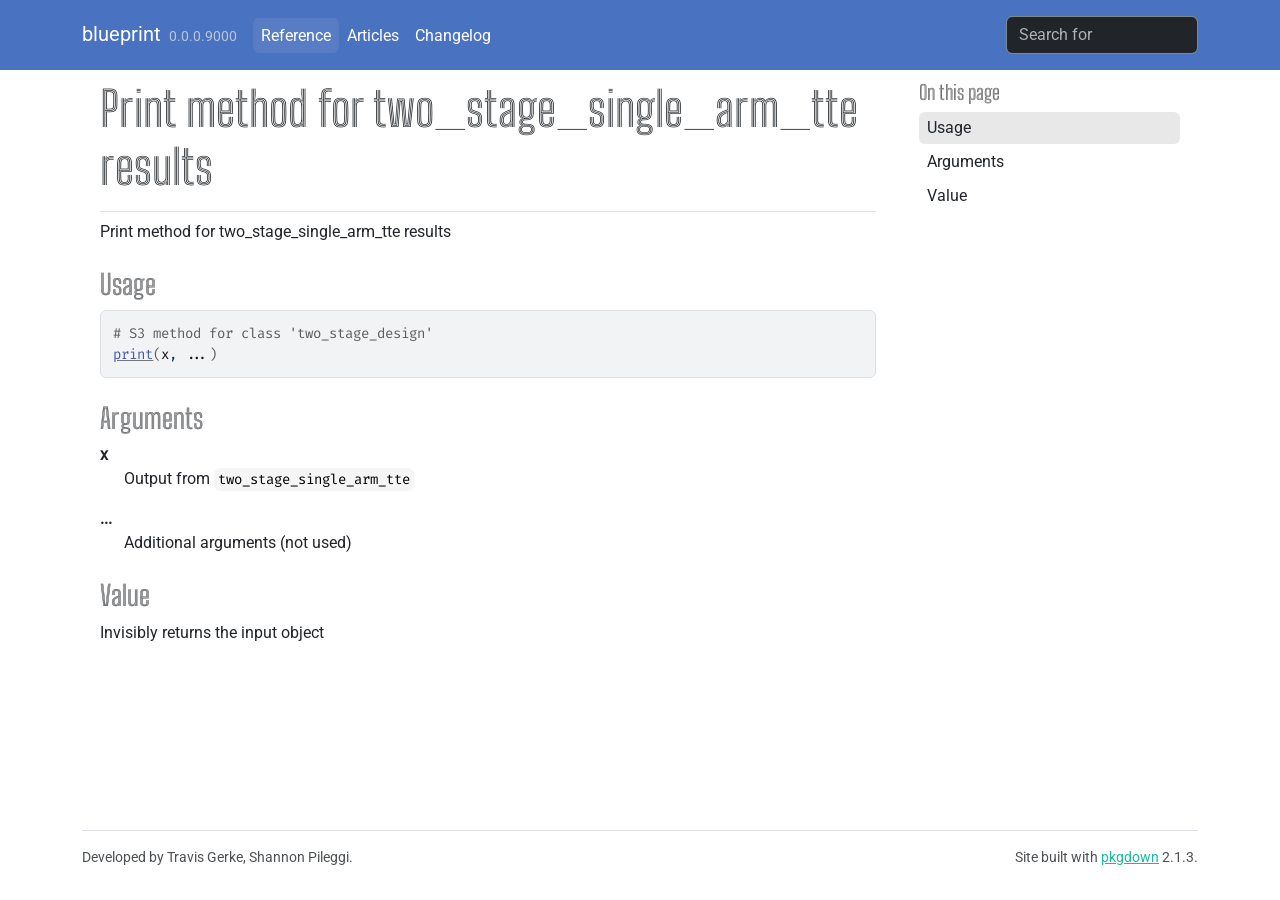
<file: reference/print.two_stage_design.html>
<!DOCTYPE html>
<!-- Generated by pkgdown: do not edit by hand --><html lang="en"><head><meta http-equiv="Content-Type" content="text/html; charset=UTF-8"><meta charset="utf-8"><meta http-equiv="X-UA-Compatible" content="IE=edge"><meta name="viewport" content="width=device-width, initial-scale=1, shrink-to-fit=no"><title>Print method for two_stage_single_arm_tte results — print.two_stage_design • blueprint</title><script src="../deps/jquery-3.6.0/jquery-3.6.0.min.js"></script><meta name="viewport" content="width=device-width, initial-scale=1, shrink-to-fit=no"><link href="../deps/bootstrap-5.3.1/bootstrap.min.css" rel="stylesheet"><script src="../deps/bootstrap-5.3.1/bootstrap.bundle.min.js"></script><link href="../deps/Roboto-0.4.10/font.css" rel="stylesheet"><link href="../deps/Fira_Code-0.4.10/font.css" rel="stylesheet"><link href="../deps/Big_Shoulders_Inline-0.4.10/font.css" rel="stylesheet"><link href="../deps/font-awesome-6.5.2/css/all.min.css" rel="stylesheet"><link href="../deps/font-awesome-6.5.2/css/v4-shims.min.css" rel="stylesheet"><script src="../deps/headroom-0.11.0/headroom.min.js"></script><script src="../deps/headroom-0.11.0/jQuery.headroom.min.js"></script><script src="../deps/bootstrap-toc-1.0.1/bootstrap-toc.min.js"></script><script src="../deps/clipboard.js-2.0.11/clipboard.min.js"></script><script src="../deps/search-1.0.0/autocomplete.jquery.min.js"></script><script src="../deps/search-1.0.0/fuse.min.js"></script><script src="../deps/search-1.0.0/mark.min.js"></script><!-- pkgdown --><script src="../pkgdown.js"></script><meta property="og:title" content="Print method for two_stage_single_arm_tte results — print.two_stage_design"><meta name="description" content="Print method for two_stage_single_arm_tte results"><meta property="og:description" content="Print method for two_stage_single_arm_tte results"></head><body>
    <a href="#main" class="visually-hidden-focusable">Skip to contents</a>


    <nav class="navbar navbar-expand-lg fixed-top bg-primary" data-bs-theme="dark" aria-label="Site navigation"><div class="container">

    <a class="navbar-brand me-2" href="../index.html">blueprint</a>

    <small class="nav-text text-muted me-auto" data-bs-toggle="tooltip" data-bs-placement="bottom" title="">0.0.0.9000</small>


    <button class="navbar-toggler" type="button" data-bs-toggle="collapse" data-bs-target="#navbar" aria-controls="navbar" aria-expanded="false" aria-label="Toggle navigation">
      <span class="navbar-toggler-icon"></span>
    </button>

    <div id="navbar" class="collapse navbar-collapse ms-3">
      <ul class="navbar-nav me-auto"><li class="active nav-item"><a class="nav-link" href="../reference/index.html">Reference</a></li>
<li class="nav-item"><a class="nav-link" href="../articles/index.html">Articles</a></li>
<li class="nav-item"><a class="nav-link" href="../news/index.html">Changelog</a></li>
      </ul><ul class="navbar-nav"><li class="nav-item"><form class="form-inline" role="search">
 <input class="form-control" type="search" name="search-input" id="search-input" autocomplete="off" aria-label="Search site" placeholder="Search for" data-search-index="../search.json"></form></li>
      </ul></div>


  </div>
</nav><div class="container template-reference-topic">
<div class="row">
  <main id="main" class="col-md-9"><div class="page-header">

      <h1>Print method for two_stage_single_arm_tte results</h1>

      <div class="d-none name"><code>print.two_stage_design.Rd</code></div>
    </div>

    <div class="ref-description section level2">
    <p>Print method for two_stage_single_arm_tte results</p>
    </div>

    <div class="section level2">
    <h2 id="ref-usage">Usage<a class="anchor" aria-label="anchor" href="#ref-usage"></a></h2>
    <div class="sourceCode"><pre class="sourceCode r"><code><span><span class="co"># S3 method for class 'two_stage_design'</span></span>
<span><span class="fu"><a href="https://rdrr.io/r/base/print.html" class="external-link">print</a></span><span class="op">(</span><span class="va">x</span>, <span class="va">...</span><span class="op">)</span></span></code></pre></div>
    </div>

    <div class="section level2">
    <h2 id="arguments">Arguments<a class="anchor" aria-label="anchor" href="#arguments"></a></h2>


<dl><dt id="arg-x">x<a class="anchor" aria-label="anchor" href="#arg-x"></a></dt>
<dd><p>Output from <code>two_stage_single_arm_tte</code></p></dd>


<dt id="arg--">...<a class="anchor" aria-label="anchor" href="#arg--"></a></dt>
<dd><p>Additional arguments (not used)</p></dd>

</dl></div>
    <div class="section level2">
    <h2 id="value">Value<a class="anchor" aria-label="anchor" href="#value"></a></h2>
    <p>Invisibly returns the input object</p>
    </div>

  </main><aside class="col-md-3"><nav id="toc" aria-label="Table of contents"><h2>On this page</h2>
    </nav></aside></div>


    <footer><div class="pkgdown-footer-left">
  <p>Developed by Travis Gerke, Shannon Pileggi.</p>
</div>

<div class="pkgdown-footer-right">
  <p>Site built with <a href="https://pkgdown.r-lib.org/" class="external-link">pkgdown</a> 2.1.3.</p>
</div>

    </footer></div>





  </body></html>
</file>
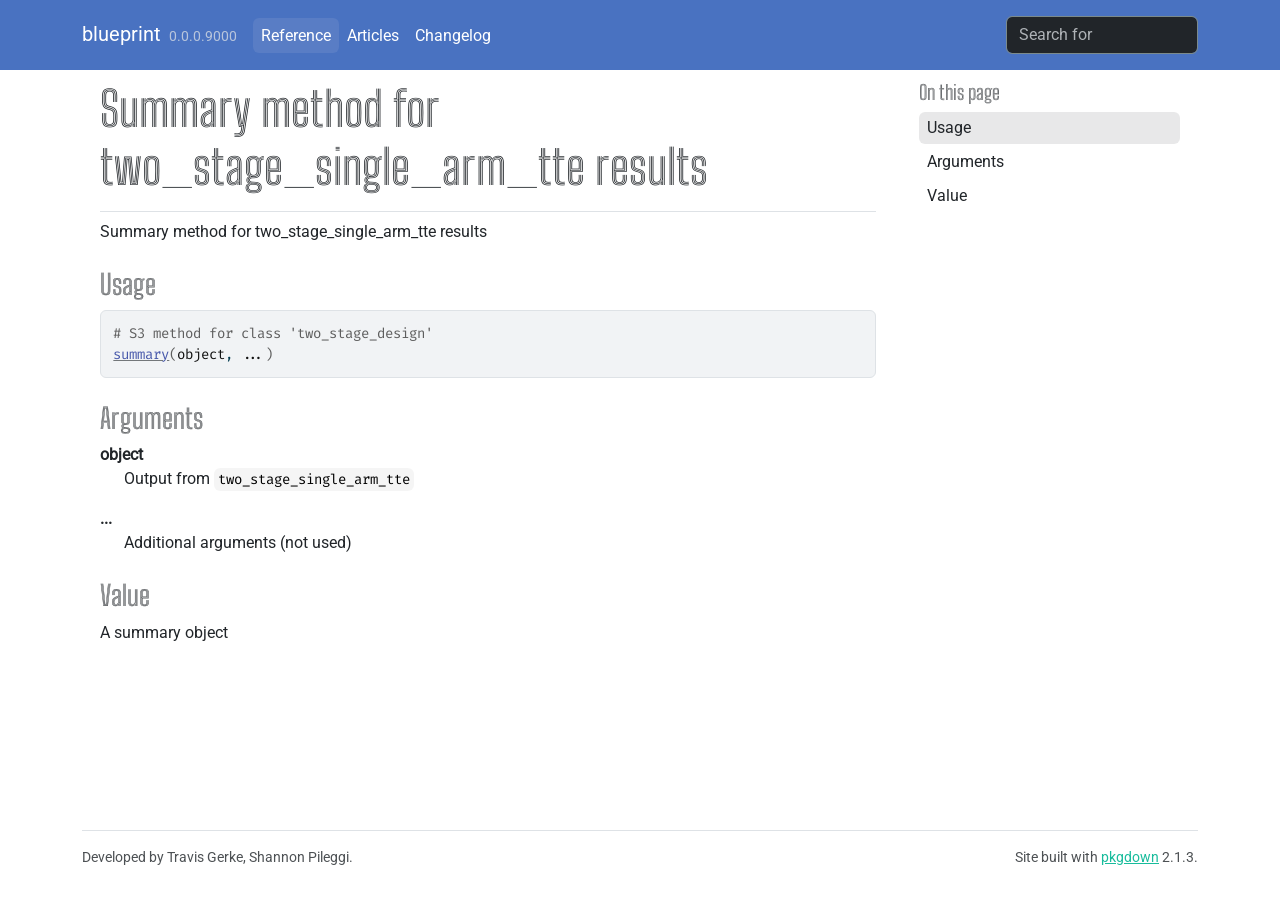
<file: reference/summary.two_stage_design.html>
<!DOCTYPE html>
<!-- Generated by pkgdown: do not edit by hand --><html lang="en"><head><meta http-equiv="Content-Type" content="text/html; charset=UTF-8"><meta charset="utf-8"><meta http-equiv="X-UA-Compatible" content="IE=edge"><meta name="viewport" content="width=device-width, initial-scale=1, shrink-to-fit=no"><title>Summary method for two_stage_single_arm_tte results — summary.two_stage_design • blueprint</title><script src="../deps/jquery-3.6.0/jquery-3.6.0.min.js"></script><meta name="viewport" content="width=device-width, initial-scale=1, shrink-to-fit=no"><link href="../deps/bootstrap-5.3.1/bootstrap.min.css" rel="stylesheet"><script src="../deps/bootstrap-5.3.1/bootstrap.bundle.min.js"></script><link href="../deps/Roboto-0.4.10/font.css" rel="stylesheet"><link href="../deps/Fira_Code-0.4.10/font.css" rel="stylesheet"><link href="../deps/Big_Shoulders_Inline-0.4.10/font.css" rel="stylesheet"><link href="../deps/font-awesome-6.5.2/css/all.min.css" rel="stylesheet"><link href="../deps/font-awesome-6.5.2/css/v4-shims.min.css" rel="stylesheet"><script src="../deps/headroom-0.11.0/headroom.min.js"></script><script src="../deps/headroom-0.11.0/jQuery.headroom.min.js"></script><script src="../deps/bootstrap-toc-1.0.1/bootstrap-toc.min.js"></script><script src="../deps/clipboard.js-2.0.11/clipboard.min.js"></script><script src="../deps/search-1.0.0/autocomplete.jquery.min.js"></script><script src="../deps/search-1.0.0/fuse.min.js"></script><script src="../deps/search-1.0.0/mark.min.js"></script><!-- pkgdown --><script src="../pkgdown.js"></script><meta property="og:title" content="Summary method for two_stage_single_arm_tte results — summary.two_stage_design"><meta name="description" content="Summary method for two_stage_single_arm_tte results"><meta property="og:description" content="Summary method for two_stage_single_arm_tte results"></head><body>
    <a href="#main" class="visually-hidden-focusable">Skip to contents</a>


    <nav class="navbar navbar-expand-lg fixed-top bg-primary" data-bs-theme="dark" aria-label="Site navigation"><div class="container">

    <a class="navbar-brand me-2" href="../index.html">blueprint</a>

    <small class="nav-text text-muted me-auto" data-bs-toggle="tooltip" data-bs-placement="bottom" title="">0.0.0.9000</small>


    <button class="navbar-toggler" type="button" data-bs-toggle="collapse" data-bs-target="#navbar" aria-controls="navbar" aria-expanded="false" aria-label="Toggle navigation">
      <span class="navbar-toggler-icon"></span>
    </button>

    <div id="navbar" class="collapse navbar-collapse ms-3">
      <ul class="navbar-nav me-auto"><li class="active nav-item"><a class="nav-link" href="../reference/index.html">Reference</a></li>
<li class="nav-item"><a class="nav-link" href="../articles/index.html">Articles</a></li>
<li class="nav-item"><a class="nav-link" href="../news/index.html">Changelog</a></li>
      </ul><ul class="navbar-nav"><li class="nav-item"><form class="form-inline" role="search">
 <input class="form-control" type="search" name="search-input" id="search-input" autocomplete="off" aria-label="Search site" placeholder="Search for" data-search-index="../search.json"></form></li>
      </ul></div>


  </div>
</nav><div class="container template-reference-topic">
<div class="row">
  <main id="main" class="col-md-9"><div class="page-header">

      <h1>Summary method for two_stage_single_arm_tte results</h1>

      <div class="d-none name"><code>summary.two_stage_design.Rd</code></div>
    </div>

    <div class="ref-description section level2">
    <p>Summary method for two_stage_single_arm_tte results</p>
    </div>

    <div class="section level2">
    <h2 id="ref-usage">Usage<a class="anchor" aria-label="anchor" href="#ref-usage"></a></h2>
    <div class="sourceCode"><pre class="sourceCode r"><code><span><span class="co"># S3 method for class 'two_stage_design'</span></span>
<span><span class="fu"><a href="https://rdrr.io/r/base/summary.html" class="external-link">summary</a></span><span class="op">(</span><span class="va">object</span>, <span class="va">...</span><span class="op">)</span></span></code></pre></div>
    </div>

    <div class="section level2">
    <h2 id="arguments">Arguments<a class="anchor" aria-label="anchor" href="#arguments"></a></h2>


<dl><dt id="arg-object">object<a class="anchor" aria-label="anchor" href="#arg-object"></a></dt>
<dd><p>Output from <code>two_stage_single_arm_tte</code></p></dd>


<dt id="arg--">...<a class="anchor" aria-label="anchor" href="#arg--"></a></dt>
<dd><p>Additional arguments (not used)</p></dd>

</dl></div>
    <div class="section level2">
    <h2 id="value">Value<a class="anchor" aria-label="anchor" href="#value"></a></h2>
    <p>A summary object</p>
    </div>

  </main><aside class="col-md-3"><nav id="toc" aria-label="Table of contents"><h2>On this page</h2>
    </nav></aside></div>


    <footer><div class="pkgdown-footer-left">
  <p>Developed by Travis Gerke, Shannon Pileggi.</p>
</div>

<div class="pkgdown-footer-right">
  <p>Site built with <a href="https://pkgdown.r-lib.org/" class="external-link">pkgdown</a> 2.1.3.</p>
</div>

    </footer></div>





  </body></html>
</file>
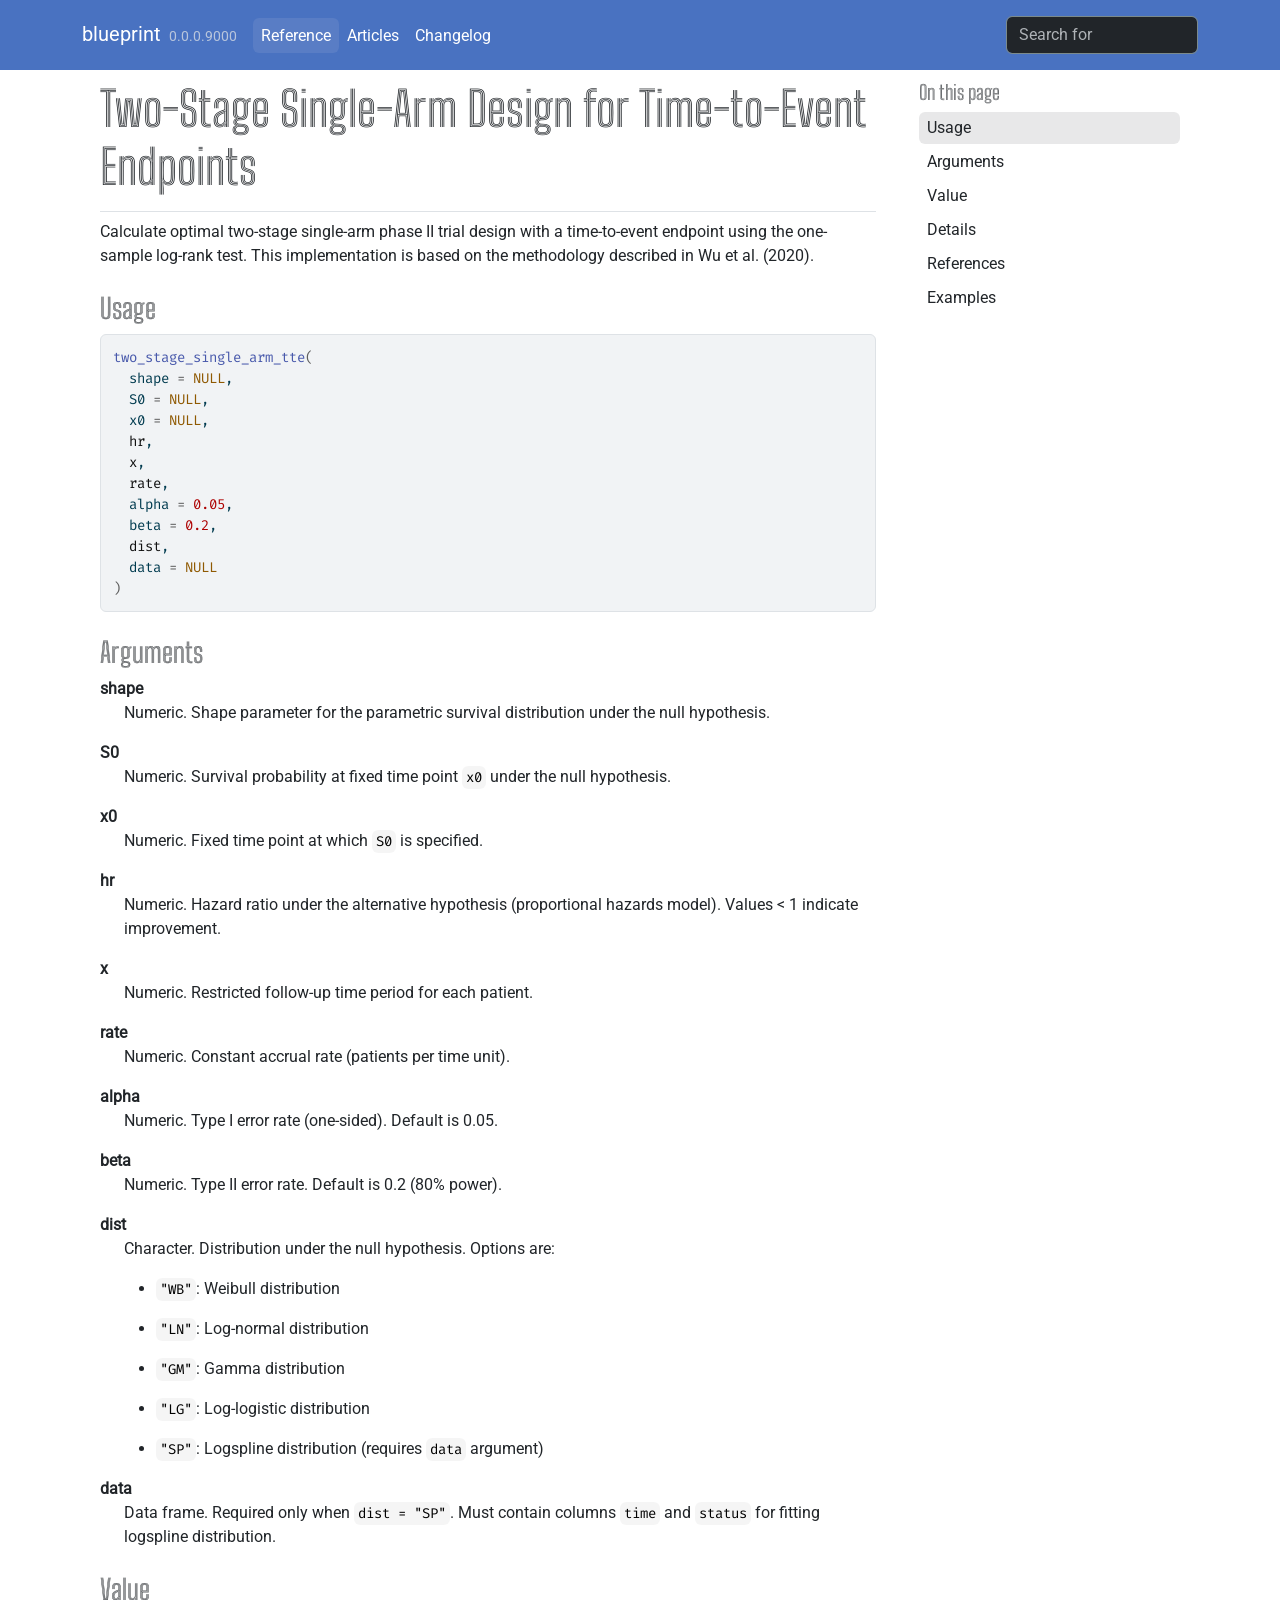
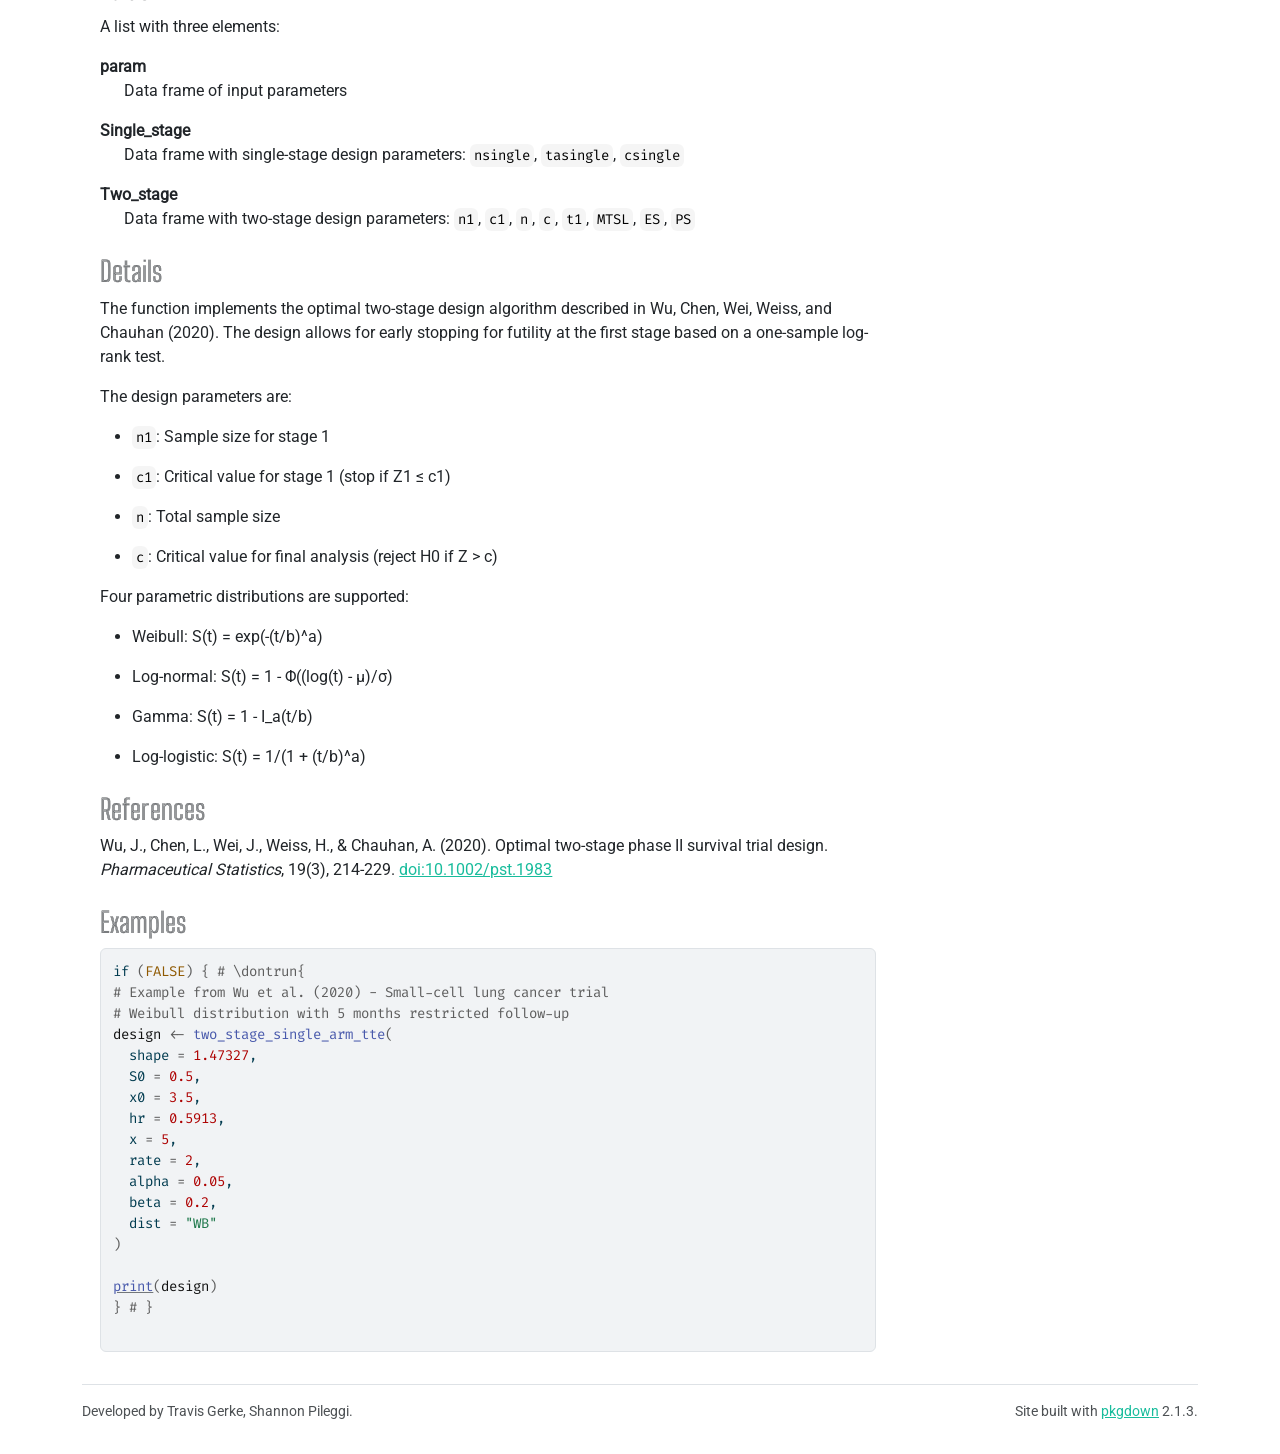
<file: reference/two_stage_single_arm_tte.html>
<!DOCTYPE html>
<!-- Generated by pkgdown: do not edit by hand --><html lang="en"><head><meta http-equiv="Content-Type" content="text/html; charset=UTF-8"><meta charset="utf-8"><meta http-equiv="X-UA-Compatible" content="IE=edge"><meta name="viewport" content="width=device-width, initial-scale=1, shrink-to-fit=no"><title>Two-Stage Single-Arm Design for Time-to-Event Endpoints — two_stage_single_arm_tte • blueprint</title><script src="../deps/jquery-3.6.0/jquery-3.6.0.min.js"></script><meta name="viewport" content="width=device-width, initial-scale=1, shrink-to-fit=no"><link href="../deps/bootstrap-5.3.1/bootstrap.min.css" rel="stylesheet"><script src="../deps/bootstrap-5.3.1/bootstrap.bundle.min.js"></script><link href="../deps/Roboto-0.4.10/font.css" rel="stylesheet"><link href="../deps/Fira_Code-0.4.10/font.css" rel="stylesheet"><link href="../deps/Big_Shoulders_Inline-0.4.10/font.css" rel="stylesheet"><link href="../deps/font-awesome-6.5.2/css/all.min.css" rel="stylesheet"><link href="../deps/font-awesome-6.5.2/css/v4-shims.min.css" rel="stylesheet"><script src="../deps/headroom-0.11.0/headroom.min.js"></script><script src="../deps/headroom-0.11.0/jQuery.headroom.min.js"></script><script src="../deps/bootstrap-toc-1.0.1/bootstrap-toc.min.js"></script><script src="../deps/clipboard.js-2.0.11/clipboard.min.js"></script><script src="../deps/search-1.0.0/autocomplete.jquery.min.js"></script><script src="../deps/search-1.0.0/fuse.min.js"></script><script src="../deps/search-1.0.0/mark.min.js"></script><!-- pkgdown --><script src="../pkgdown.js"></script><meta property="og:title" content="Two-Stage Single-Arm Design for Time-to-Event Endpoints — two_stage_single_arm_tte"><meta name="description" content="Calculate optimal two-stage single-arm phase II trial design with a
time-to-event endpoint using the one-sample log-rank test. This implementation
is based on the methodology described in Wu et al. (2020)."><meta property="og:description" content="Calculate optimal two-stage single-arm phase II trial design with a
time-to-event endpoint using the one-sample log-rank test. This implementation
is based on the methodology described in Wu et al. (2020)."></head><body>
    <a href="#main" class="visually-hidden-focusable">Skip to contents</a>


    <nav class="navbar navbar-expand-lg fixed-top bg-primary" data-bs-theme="dark" aria-label="Site navigation"><div class="container">

    <a class="navbar-brand me-2" href="../index.html">blueprint</a>

    <small class="nav-text text-muted me-auto" data-bs-toggle="tooltip" data-bs-placement="bottom" title="">0.0.0.9000</small>


    <button class="navbar-toggler" type="button" data-bs-toggle="collapse" data-bs-target="#navbar" aria-controls="navbar" aria-expanded="false" aria-label="Toggle navigation">
      <span class="navbar-toggler-icon"></span>
    </button>

    <div id="navbar" class="collapse navbar-collapse ms-3">
      <ul class="navbar-nav me-auto"><li class="active nav-item"><a class="nav-link" href="../reference/index.html">Reference</a></li>
<li class="nav-item"><a class="nav-link" href="../articles/index.html">Articles</a></li>
<li class="nav-item"><a class="nav-link" href="../news/index.html">Changelog</a></li>
      </ul><ul class="navbar-nav"><li class="nav-item"><form class="form-inline" role="search">
 <input class="form-control" type="search" name="search-input" id="search-input" autocomplete="off" aria-label="Search site" placeholder="Search for" data-search-index="../search.json"></form></li>
      </ul></div>


  </div>
</nav><div class="container template-reference-topic">
<div class="row">
  <main id="main" class="col-md-9"><div class="page-header">

      <h1>Two-Stage Single-Arm Design for Time-to-Event Endpoints</h1>

      <div class="d-none name"><code>two_stage_single_arm_tte.Rd</code></div>
    </div>

    <div class="ref-description section level2">
    <p>Calculate optimal two-stage single-arm phase II trial design with a
time-to-event endpoint using the one-sample log-rank test. This implementation
is based on the methodology described in Wu et al. (2020).</p>
    </div>

    <div class="section level2">
    <h2 id="ref-usage">Usage<a class="anchor" aria-label="anchor" href="#ref-usage"></a></h2>
    <div class="sourceCode"><pre class="sourceCode r"><code><span><span class="fu">two_stage_single_arm_tte</span><span class="op">(</span></span>
<span>  shape <span class="op">=</span> <span class="cn">NULL</span>,</span>
<span>  S0 <span class="op">=</span> <span class="cn">NULL</span>,</span>
<span>  x0 <span class="op">=</span> <span class="cn">NULL</span>,</span>
<span>  <span class="va">hr</span>,</span>
<span>  <span class="va">x</span>,</span>
<span>  <span class="va">rate</span>,</span>
<span>  alpha <span class="op">=</span> <span class="fl">0.05</span>,</span>
<span>  beta <span class="op">=</span> <span class="fl">0.2</span>,</span>
<span>  <span class="va">dist</span>,</span>
<span>  data <span class="op">=</span> <span class="cn">NULL</span></span>
<span><span class="op">)</span></span></code></pre></div>
    </div>

    <div class="section level2">
    <h2 id="arguments">Arguments<a class="anchor" aria-label="anchor" href="#arguments"></a></h2>


<dl><dt id="arg-shape">shape<a class="anchor" aria-label="anchor" href="#arg-shape"></a></dt>
<dd><p>Numeric. Shape parameter for the parametric survival distribution
under the null hypothesis.</p></dd>


<dt id="arg-s-">S0<a class="anchor" aria-label="anchor" href="#arg-s-"></a></dt>
<dd><p>Numeric. Survival probability at fixed time point <code>x0</code> under
the null hypothesis.</p></dd>


<dt id="arg-x-">x0<a class="anchor" aria-label="anchor" href="#arg-x-"></a></dt>
<dd><p>Numeric. Fixed time point at which <code>S0</code> is specified.</p></dd>


<dt id="arg-hr">hr<a class="anchor" aria-label="anchor" href="#arg-hr"></a></dt>
<dd><p>Numeric. Hazard ratio under the alternative hypothesis (proportional
hazards model). Values &lt; 1 indicate improvement.</p></dd>


<dt id="arg-x">x<a class="anchor" aria-label="anchor" href="#arg-x"></a></dt>
<dd><p>Numeric. Restricted follow-up time period for each patient.</p></dd>


<dt id="arg-rate">rate<a class="anchor" aria-label="anchor" href="#arg-rate"></a></dt>
<dd><p>Numeric. Constant accrual rate (patients per time unit).</p></dd>


<dt id="arg-alpha">alpha<a class="anchor" aria-label="anchor" href="#arg-alpha"></a></dt>
<dd><p>Numeric. Type I error rate (one-sided). Default is 0.05.</p></dd>


<dt id="arg-beta">beta<a class="anchor" aria-label="anchor" href="#arg-beta"></a></dt>
<dd><p>Numeric. Type II error rate. Default is 0.2 (80% power).</p></dd>


<dt id="arg-dist">dist<a class="anchor" aria-label="anchor" href="#arg-dist"></a></dt>
<dd><p>Character. Distribution under the null hypothesis. Options are:</p><ul><li><p><code>"WB"</code>: Weibull distribution</p></li>
<li><p><code>"LN"</code>: Log-normal distribution</p></li>
<li><p><code>"GM"</code>: Gamma distribution</p></li>
<li><p><code>"LG"</code>: Log-logistic distribution</p></li>
<li><p><code>"SP"</code>: Logspline distribution (requires <code>data</code> argument)</p></li>
</ul></dd>


<dt id="arg-data">data<a class="anchor" aria-label="anchor" href="#arg-data"></a></dt>
<dd><p>Data frame. Required only when <code>dist = "SP"</code>. Must contain
columns <code>time</code> and <code>status</code> for fitting logspline distribution.</p></dd>

</dl></div>
    <div class="section level2">
    <h2 id="value">Value<a class="anchor" aria-label="anchor" href="#value"></a></h2>
    <p>A list with three elements:</p><dl><dt>param</dt>
<dd><p>Data frame of input parameters</p></dd>

<dt>Single_stage</dt>
<dd><p>Data frame with single-stage design parameters:
<code>nsingle</code>, <code>tasingle</code>, <code>csingle</code></p></dd>

<dt>Two_stage</dt>
<dd><p>Data frame with two-stage design parameters:
<code>n1</code>, <code>c1</code>, <code>n</code>, <code>c</code>, <code>t1</code>, <code>MTSL</code>,
<code>ES</code>, <code>PS</code></p></dd>


</dl></div>
    <div class="section level2">
    <h2 id="details">Details<a class="anchor" aria-label="anchor" href="#details"></a></h2>
    <p>The function implements the optimal two-stage design algorithm described in
Wu, Chen, Wei, Weiss, and Chauhan (2020). The design allows for early stopping
for futility at the first stage based on a one-sample log-rank test.</p>
<p>The design parameters are:</p><ul><li><p><code>n1</code>: Sample size for stage 1</p></li>
<li><p><code>c1</code>: Critical value for stage 1 (stop if Z1 ≤ c1)</p></li>
<li><p><code>n</code>: Total sample size</p></li>
<li><p><code>c</code>: Critical value for final analysis (reject H0 if Z &gt; c)</p></li>
</ul><p>Four parametric distributions are supported:</p><ul><li><p>Weibull: S(t) = exp(-(t/b)^a)</p></li>
<li><p>Log-normal: S(t) = 1 - Φ((log(t) - μ)/σ)</p></li>
<li><p>Gamma: S(t) = 1 - I_a(t/b)</p></li>
<li><p>Log-logistic: S(t) = 1/(1 + (t/b)^a)</p></li>
</ul></div>
    <div class="section level2">
    <h2 id="references">References<a class="anchor" aria-label="anchor" href="#references"></a></h2>
    <p>Wu, J., Chen, L., Wei, J., Weiss, H., &amp; Chauhan, A. (2020). Optimal
two-stage phase II survival trial design. <em>Pharmaceutical Statistics</em>,
19(3), 214-229. <a href="https://doi.org/10.1002/pst.1983" class="external-link">doi:10.1002/pst.1983</a></p>
    </div>

    <div class="section level2">
    <h2 id="ref-examples">Examples<a class="anchor" aria-label="anchor" href="#ref-examples"></a></h2>
    <div class="sourceCode"><pre class="sourceCode r"><code><span class="r-in"><span><span class="kw">if</span> <span class="op">(</span><span class="cn">FALSE</span><span class="op">)</span> <span class="op">{</span> <span class="co"># \dontrun{</span></span></span>
<span class="r-in"><span><span class="co"># Example from Wu et al. (2020) - Small-cell lung cancer trial</span></span></span>
<span class="r-in"><span><span class="co"># Weibull distribution with 5 months restricted follow-up</span></span></span>
<span class="r-in"><span><span class="va">design</span> <span class="op">&lt;-</span> <span class="fu">two_stage_single_arm_tte</span><span class="op">(</span></span></span>
<span class="r-in"><span>  shape <span class="op">=</span> <span class="fl">1.47327</span>,</span></span>
<span class="r-in"><span>  S0 <span class="op">=</span> <span class="fl">0.5</span>,</span></span>
<span class="r-in"><span>  x0 <span class="op">=</span> <span class="fl">3.5</span>,</span></span>
<span class="r-in"><span>  hr <span class="op">=</span> <span class="fl">0.5913</span>,</span></span>
<span class="r-in"><span>  x <span class="op">=</span> <span class="fl">5</span>,</span></span>
<span class="r-in"><span>  rate <span class="op">=</span> <span class="fl">2</span>,</span></span>
<span class="r-in"><span>  alpha <span class="op">=</span> <span class="fl">0.05</span>,</span></span>
<span class="r-in"><span>  beta <span class="op">=</span> <span class="fl">0.2</span>,</span></span>
<span class="r-in"><span>  dist <span class="op">=</span> <span class="st">"WB"</span></span></span>
<span class="r-in"><span><span class="op">)</span></span></span>
<span class="r-in"><span></span></span>
<span class="r-in"><span><span class="fu"><a href="https://rdrr.io/r/base/print.html" class="external-link">print</a></span><span class="op">(</span><span class="va">design</span><span class="op">)</span></span></span>
<span class="r-in"><span><span class="op">}</span> <span class="co"># }</span></span></span>
<span class="r-in"><span></span></span>
</code></pre></div>
    </div>
  </main><aside class="col-md-3"><nav id="toc" aria-label="Table of contents"><h2>On this page</h2>
    </nav></aside></div>


    <footer><div class="pkgdown-footer-left">
  <p>Developed by Travis Gerke, Shannon Pileggi.</p>
</div>

<div class="pkgdown-footer-right">
  <p>Site built with <a href="https://pkgdown.r-lib.org/" class="external-link">pkgdown</a> 2.1.3.</p>
</div>

    </footer></div>





  </body></html>
</file>
<file: deps/Roboto-0.4.10/font.css>
/* cyrillic-ext */
@font-face {
  font-family: 'Roboto';
  font-style: normal;
  font-weight: 400;
  font-stretch: 100%;
  font-display: swap;
  src: url(KFOMCnqEu92Fr1ME7kSn66aGLdTylUAMQXC89YmC2DPNWubEbVmZiArmlw.woff2) format('woff2');
  unicode-range: U+0460-052F, U+1C80-1C8A, U+20B4, U+2DE0-2DFF, U+A640-A69F, U+FE2E-FE2F;
}
/* cyrillic */
@font-face {
  font-family: 'Roboto';
  font-style: normal;
  font-weight: 400;
  font-stretch: 100%;
  font-display: swap;
  src: url(KFOMCnqEu92Fr1ME7kSn66aGLdTylUAMQXC89YmC2DPNWubEbVmQiArmlw.woff2) format('woff2');
  unicode-range: U+0301, U+0400-045F, U+0490-0491, U+04B0-04B1, U+2116;
}
/* greek-ext */
@font-face {
  font-family: 'Roboto';
  font-style: normal;
  font-weight: 400;
  font-stretch: 100%;
  font-display: swap;
  src: url(KFOMCnqEu92Fr1ME7kSn66aGLdTylUAMQXC89YmC2DPNWubEbVmYiArmlw.woff2) format('woff2');
  unicode-range: U+1F00-1FFF;
}
/* greek */
@font-face {
  font-family: 'Roboto';
  font-style: normal;
  font-weight: 400;
  font-stretch: 100%;
  font-display: swap;
  src: url(KFOMCnqEu92Fr1ME7kSn66aGLdTylUAMQXC89YmC2DPNWubEbVmXiArmlw.woff2) format('woff2');
  unicode-range: U+0370-0377, U+037A-037F, U+0384-038A, U+038C, U+038E-03A1, U+03A3-03FF;
}
/* math */
@font-face {
  font-family: 'Roboto';
  font-style: normal;
  font-weight: 400;
  font-stretch: 100%;
  font-display: swap;
  src: url(KFOMCnqEu92Fr1ME7kSn66aGLdTylUAMQXC89YmC2DPNWubEbVnoiArmlw.woff2) format('woff2');
  unicode-range: U+0302-0303, U+0305, U+0307-0308, U+0310, U+0312, U+0315, U+031A, U+0326-0327, U+032C, U+032F-0330, U+0332-0333, U+0338, U+033A, U+0346, U+034D, U+0391-03A1, U+03A3-03A9, U+03B1-03C9, U+03D1, U+03D5-03D6, U+03F0-03F1, U+03F4-03F5, U+2016-2017, U+2034-2038, U+203C, U+2040, U+2043, U+2047, U+2050, U+2057, U+205F, U+2070-2071, U+2074-208E, U+2090-209C, U+20D0-20DC, U+20E1, U+20E5-20EF, U+2100-2112, U+2114-2115, U+2117-2121, U+2123-214F, U+2190, U+2192, U+2194-21AE, U+21B0-21E5, U+21F1-21F2, U+21F4-2211, U+2213-2214, U+2216-22FF, U+2308-230B, U+2310, U+2319, U+231C-2321, U+2336-237A, U+237C, U+2395, U+239B-23B7, U+23D0, U+23DC-23E1, U+2474-2475, U+25AF, U+25B3, U+25B7, U+25BD, U+25C1, U+25CA, U+25CC, U+25FB, U+266D-266F, U+27C0-27FF, U+2900-2AFF, U+2B0E-2B11, U+2B30-2B4C, U+2BFE, U+3030, U+FF5B, U+FF5D, U+1D400-1D7FF, U+1EE00-1EEFF;
}
/* symbols */
@font-face {
  font-family: 'Roboto';
  font-style: normal;
  font-weight: 400;
  font-stretch: 100%;
  font-display: swap;
  src: url(KFOMCnqEu92Fr1ME7kSn66aGLdTylUAMQXC89YmC2DPNWubEbVn6iArmlw.woff2) format('woff2');
  unicode-range: U+0001-000C, U+000E-001F, U+007F-009F, U+20DD-20E0, U+20E2-20E4, U+2150-218F, U+2190, U+2192, U+2194-2199, U+21AF, U+21E6-21F0, U+21F3, U+2218-2219, U+2299, U+22C4-22C6, U+2300-243F, U+2440-244A, U+2460-24FF, U+25A0-27BF, U+2800-28FF, U+2921-2922, U+2981, U+29BF, U+29EB, U+2B00-2BFF, U+4DC0-4DFF, U+FFF9-FFFB, U+10140-1018E, U+10190-1019C, U+101A0, U+101D0-101FD, U+102E0-102FB, U+10E60-10E7E, U+1D2C0-1D2D3, U+1D2E0-1D37F, U+1F000-1F0FF, U+1F100-1F1AD, U+1F1E6-1F1FF, U+1F30D-1F30F, U+1F315, U+1F31C, U+1F31E, U+1F320-1F32C, U+1F336, U+1F378, U+1F37D, U+1F382, U+1F393-1F39F, U+1F3A7-1F3A8, U+1F3AC-1F3AF, U+1F3C2, U+1F3C4-1F3C6, U+1F3CA-1F3CE, U+1F3D4-1F3E0, U+1F3ED, U+1F3F1-1F3F3, U+1F3F5-1F3F7, U+1F408, U+1F415, U+1F41F, U+1F426, U+1F43F, U+1F441-1F442, U+1F444, U+1F446-1F449, U+1F44C-1F44E, U+1F453, U+1F46A, U+1F47D, U+1F4A3, U+1F4B0, U+1F4B3, U+1F4B9, U+1F4BB, U+1F4BF, U+1F4C8-1F4CB, U+1F4D6, U+1F4DA, U+1F4DF, U+1F4E3-1F4E6, U+1F4EA-1F4ED, U+1F4F7, U+1F4F9-1F4FB, U+1F4FD-1F4FE, U+1F503, U+1F507-1F50B, U+1F50D, U+1F512-1F513, U+1F53E-1F54A, U+1F54F-1F5FA, U+1F610, U+1F650-1F67F, U+1F687, U+1F68D, U+1F691, U+1F694, U+1F698, U+1F6AD, U+1F6B2, U+1F6B9-1F6BA, U+1F6BC, U+1F6C6-1F6CF, U+1F6D3-1F6D7, U+1F6E0-1F6EA, U+1F6F0-1F6F3, U+1F6F7-1F6FC, U+1F700-1F7FF, U+1F800-1F80B, U+1F810-1F847, U+1F850-1F859, U+1F860-1F887, U+1F890-1F8AD, U+1F8B0-1F8BB, U+1F8C0-1F8C1, U+1F900-1F90B, U+1F93B, U+1F946, U+1F984, U+1F996, U+1F9E9, U+1FA00-1FA6F, U+1FA70-1FA7C, U+1FA80-1FA89, U+1FA8F-1FAC6, U+1FACE-1FADC, U+1FADF-1FAE9, U+1FAF0-1FAF8, U+1FB00-1FBFF;
}
/* vietnamese */
@font-face {
  font-family: 'Roboto';
  font-style: normal;
  font-weight: 400;
  font-stretch: 100%;
  font-display: swap;
  src: url(KFOMCnqEu92Fr1ME7kSn66aGLdTylUAMQXC89YmC2DPNWubEbVmbiArmlw.woff2) format('woff2');
  unicode-range: U+0102-0103, U+0110-0111, U+0128-0129, U+0168-0169, U+01A0-01A1, U+01AF-01B0, U+0300-0301, U+0303-0304, U+0308-0309, U+0323, U+0329, U+1EA0-1EF9, U+20AB;
}
/* latin-ext */
@font-face {
  font-family: 'Roboto';
  font-style: normal;
  font-weight: 400;
  font-stretch: 100%;
  font-display: swap;
  src: url(KFOMCnqEu92Fr1ME7kSn66aGLdTylUAMQXC89YmC2DPNWubEbVmaiArmlw.woff2) format('woff2');
  unicode-range: U+0100-02BA, U+02BD-02C5, U+02C7-02CC, U+02CE-02D7, U+02DD-02FF, U+0304, U+0308, U+0329, U+1D00-1DBF, U+1E00-1E9F, U+1EF2-1EFF, U+2020, U+20A0-20AB, U+20AD-20C0, U+2113, U+2C60-2C7F, U+A720-A7FF;
}
/* latin */
@font-face {
  font-family: 'Roboto';
  font-style: normal;
  font-weight: 400;
  font-stretch: 100%;
  font-display: swap;
  src: url(KFOMCnqEu92Fr1ME7kSn66aGLdTylUAMQXC89YmC2DPNWubEbVmUiAo.woff2) format('woff2');
  unicode-range: U+0000-00FF, U+0131, U+0152-0153, U+02BB-02BC, U+02C6, U+02DA, U+02DC, U+0304, U+0308, U+0329, U+2000-206F, U+20AC, U+2122, U+2191, U+2193, U+2212, U+2215, U+FEFF, U+FFFD;
}
</file>
<file: deps/Fira_Code-0.4.10/font.css>
/* cyrillic-ext */
@font-face {
  font-family: 'Fira Code';
  font-style: normal;
  font-weight: 400;
  font-display: swap;
  src: url(uU9eCBsR6Z2vfE9aq3bL0fxyUs4tcw4W_D1sJV37Nv7g.woff2) format('woff2');
  unicode-range: U+0460-052F, U+1C80-1C8A, U+20B4, U+2DE0-2DFF, U+A640-A69F, U+FE2E-FE2F;
}
/* cyrillic */
@font-face {
  font-family: 'Fira Code';
  font-style: normal;
  font-weight: 400;
  font-display: swap;
  src: url(uU9eCBsR6Z2vfE9aq3bL0fxyUs4tcw4W_D1sJVT7Nv7g.woff2) format('woff2');
  unicode-range: U+0301, U+0400-045F, U+0490-0491, U+04B0-04B1, U+2116;
}
/* greek-ext */
@font-face {
  font-family: 'Fira Code';
  font-style: normal;
  font-weight: 400;
  font-display: swap;
  src: url(uU9eCBsR6Z2vfE9aq3bL0fxyUs4tcw4W_D1sJVz7Nv7g.woff2) format('woff2');
  unicode-range: U+1F00-1FFF;
}
/* greek */
@font-face {
  font-family: 'Fira Code';
  font-style: normal;
  font-weight: 400;
  font-display: swap;
  src: url(uU9eCBsR6Z2vfE9aq3bL0fxyUs4tcw4W_D1sJVP7Nv7g.woff2) format('woff2');
  unicode-range: U+0370-0377, U+037A-037F, U+0384-038A, U+038C, U+038E-03A1, U+03A3-03FF;
}
/* symbols2 */
@font-face {
  font-family: 'Fira Code';
  font-style: normal;
  font-weight: 400;
  font-display: swap;
  src: url(uU9eCBsR6Z2vfE9aq3bL0fxyUs4tcw4W_D1sJeraE8PZqw.woff2) format('woff2');
  unicode-range: U+2000-2001, U+2004-2008, U+200A, U+23B8-23BD, U+2500-259F;
}
/* latin-ext */
@font-face {
  font-family: 'Fira Code';
  font-style: normal;
  font-weight: 400;
  font-display: swap;
  src: url(uU9eCBsR6Z2vfE9aq3bL0fxyUs4tcw4W_D1sJV77Nv7g.woff2) format('woff2');
  unicode-range: U+0100-02BA, U+02BD-02C5, U+02C7-02CC, U+02CE-02D7, U+02DD-02FF, U+0304, U+0308, U+0329, U+1D00-1DBF, U+1E00-1E9F, U+1EF2-1EFF, U+2020, U+20A0-20AB, U+20AD-20C0, U+2113, U+2C60-2C7F, U+A720-A7FF;
}
/* latin */
@font-face {
  font-family: 'Fira Code';
  font-style: normal;
  font-weight: 400;
  font-display: swap;
  src: url(uU9eCBsR6Z2vfE9aq3bL0fxyUs4tcw4W_D1sJVD7Ng.woff2) format('woff2');
  unicode-range: U+0000-00FF, U+0131, U+0152-0153, U+02BB-02BC, U+02C6, U+02DA, U+02DC, U+0304, U+0308, U+0329, U+2000-206F, U+20AC, U+2122, U+2191, U+2193, U+2212, U+2215, U+FEFF, U+FFFD;
}
</file>
<file: deps/Big_Shoulders_Inline-0.4.10/font.css>
/* vietnamese */
@font-face {
  font-family: 'Big Shoulders Inline';
  font-style: normal;
  font-weight: 400;
  font-display: swap;
  src: url(bx68NwSCkev-8u0YNXAF6gArLyznvspgMZDcnsTZieUyOqQzOiBfauOMaRhGeKwO1nHayo0ZAtkS.woff2) format('woff2');
  unicode-range: U+0102-0103, U+0110-0111, U+0128-0129, U+0168-0169, U+01A0-01A1, U+01AF-01B0, U+0300-0301, U+0303-0304, U+0308-0309, U+0323, U+0329, U+1EA0-1EF9, U+20AB;
}
/* latin-ext */
@font-face {
  font-family: 'Big Shoulders Inline';
  font-style: normal;
  font-weight: 400;
  font-display: swap;
  src: url(bx68NwSCkev-8u0YNXAF6gArLyznvspgMZDcnsTZieUyOqQzOiBfauOMaRhGeKwO1nHayowZAtkS.woff2) format('woff2');
  unicode-range: U+0100-02BA, U+02BD-02C5, U+02C7-02CC, U+02CE-02D7, U+02DD-02FF, U+0304, U+0308, U+0329, U+1D00-1DBF, U+1E00-1E9F, U+1EF2-1EFF, U+2020, U+20A0-20AB, U+20AD-20C0, U+2113, U+2C60-2C7F, U+A720-A7FF;
}
/* latin */
@font-face {
  font-family: 'Big Shoulders Inline';
  font-style: normal;
  font-weight: 400;
  font-display: swap;
  src: url(bx68NwSCkev-8u0YNXAF6gArLyznvspgMZDcnsTZieUyOqQzOiBfauOMaRhGeKwO1nHayoIZAg.woff2) format('woff2');
  unicode-range: U+0000-00FF, U+0131, U+0152-0153, U+02BB-02BC, U+02C6, U+02DA, U+02DC, U+0304, U+0308, U+0329, U+2000-206F, U+20AC, U+2122, U+2191, U+2193, U+2212, U+2215, U+FEFF, U+FFFD;
}
</file>
<file: deps/font-awesome-6.5.2/css/v4-shims.min.css>
/*!
 * Font Awesome Free 6.5.2 by @fontawesome - https://fontawesome.com
 * License - https://fontawesome.com/license/free (Icons: CC BY 4.0, Fonts: SIL OFL 1.1, Code: MIT License)
 * Copyright 2024 Fonticons, Inc.
 */
.fa.fa-glass:before{content:"\f000"}.fa.fa-envelope-o{font-family:"Font Awesome 6 Free";font-weight:400}.fa.fa-envelope-o:before{content:"\f0e0"}.fa.fa-star-o{font-family:"Font Awesome 6 Free";font-weight:400}.fa.fa-star-o:before{content:"\f005"}.fa.fa-close:before,.fa.fa-remove:before{content:"\f00d"}.fa.fa-gear:before{content:"\f013"}.fa.fa-trash-o{font-family:"Font Awesome 6 Free";font-weight:400}.fa.fa-trash-o:before{content:"\f2ed"}.fa.fa-home:before{content:"\f015"}.fa.fa-file-o{font-family:"Font Awesome 6 Free";font-weight:400}.fa.fa-file-o:before{content:"\f15b"}.fa.fa-clock-o{font-family:"Font Awesome 6 Free";font-weight:400}.fa.fa-clock-o:before{content:"\f017"}.fa.fa-arrow-circle-o-down{font-family:"Font Awesome 6 Free";font-weight:400}.fa.fa-arrow-circle-o-down:before{content:"\f358"}.fa.fa-arrow-circle-o-up{font-family:"Font Awesome 6 Free";font-weight:400}.fa.fa-arrow-circle-o-up:before{content:"\f35b"}.fa.fa-play-circle-o{font-family:"Font Awesome 6 Free";font-weight:400}.fa.fa-play-circle-o:before{content:"\f144"}.fa.fa-repeat:before,.fa.fa-rotate-right:before{content:"\f01e"}.fa.fa-refresh:before{content:"\f021"}.fa.fa-list-alt{font-family:"Font Awesome 6 Free";font-weight:400}.fa.fa-list-alt:before{content:"\f022"}.fa.fa-dedent:before{content:"\f03b"}.fa.fa-video-camera:before{content:"\f03d"}.fa.fa-picture-o{font-family:"Font Awesome 6 Free";font-weight:400}.fa.fa-picture-o:before{content:"\f03e"}.fa.fa-photo{font-family:"Font Awesome 6 Free";font-weight:400}.fa.fa-photo:before{content:"\f03e"}.fa.fa-image{font-family:"Font Awesome 6 Free";font-weight:400}.fa.fa-image:before{content:"\f03e"}.fa.fa-map-marker:before{content:"\f3c5"}.fa.fa-pencil-square-o{font-family:"Font Awesome 6 Free";font-weight:400}.fa.fa-pencil-square-o:before{content:"\f044"}.fa.fa-edit{font-family:"Font Awesome 6 Free";font-weight:400}.fa.fa-edit:before{content:"\f044"}.fa.fa-share-square-o:before{content:"\f14d"}.fa.fa-check-square-o{font-family:"Font Awesome 6 Free";font-weight:400}.fa.fa-check-square-o:before{content:"\f14a"}.fa.fa-arrows:before{content:"\f0b2"}.fa.fa-times-circle-o{font-family:"Font Awesome 6 Free";font-weight:400}.fa.fa-times-circle-o:before{content:"\f057"}.fa.fa-check-circle-o{font-family:"Font Awesome 6 Free";font-weight:400}.fa.fa-check-circle-o:before{content:"\f058"}.fa.fa-mail-forward:before{content:"\f064"}.fa.fa-expand:before{content:"\f424"}.fa.fa-compress:before{content:"\f422"}.fa.fa-eye,.fa.fa-eye-slash{font-family:"Font Awesome 6 Free";font-weight:400}.fa.fa-warning:before{content:"\f071"}.fa.fa-calendar:before{content:"\f073"}.fa.fa-arrows-v:before{content:"\f338"}.fa.fa-arrows-h:before{content:"\f337"}.fa.fa-bar-chart-o:before,.fa.fa-bar-chart:before{content:"\e0e3"}.fa.fa-twitter-square{font-family:"Font Awesome 6 Brands";font-weight:400}.fa.fa-twitter-square:before{content:"\f081"}.fa.fa-facebook-square{font-family:"Font Awesome 6 Brands";font-weight:400}.fa.fa-facebook-square:before{content:"\f082"}.fa.fa-gears:before{content:"\f085"}.fa.fa-thumbs-o-up{font-family:"Font Awesome 6 Free";font-weight:400}.fa.fa-thumbs-o-up:before{content:"\f164"}.fa.fa-thumbs-o-down{font-family:"Font Awesome 6 Free";font-weight:400}.fa.fa-thumbs-o-down:before{content:"\f165"}.fa.fa-heart-o{font-family:"Font Awesome 6 Free";font-weight:400}.fa.fa-heart-o:before{content:"\f004"}.fa.fa-sign-out:before{content:"\f2f5"}.fa.fa-linkedin-square{font-family:"Font Awesome 6 Brands";font-weight:400}.fa.fa-linkedin-square:before{content:"\f08c"}.fa.fa-thumb-tack:before{content:"\f08d"}.fa.fa-external-link:before{content:"\f35d"}.fa.fa-sign-in:before{content:"\f2f6"}.fa.fa-github-square{font-family:"Font Awesome 6 Brands";font-weight:400}.fa.fa-github-square:before{content:"\f092"}.fa.fa-lemon-o{font-family:"Font Awesome 6 Free";font-weight:400}.fa.fa-lemon-o:before{content:"\f094"}.fa.fa-square-o{font-family:"Font Awesome 6 Free";font-weight:400}.fa.fa-square-o:before{content:"\f0c8"}.fa.fa-bookmark-o{font-family:"Font Awesome 6 Free";font-weight:400}.fa.fa-bookmark-o:before{content:"\f02e"}.fa.fa-facebook,.fa.fa-twitter{font-family:"Font Awesome 6 Brands";font-weight:400}.fa.fa-facebook:before{content:"\f39e"}.fa.fa-facebook-f{font-family:"Font Awesome 6 Brands";font-weight:400}.fa.fa-facebook-f:before{content:"\f39e"}.fa.fa-github{font-family:"Font Awesome 6 Brands";font-weight:400}.fa.fa-credit-card{font-family:"Font Awesome 6 Free";font-weight:400}.fa.fa-feed:before{content:"\f09e"}.fa.fa-hdd-o{font-family:"Font Awesome 6 Free";font-weight:400}.fa.fa-hdd-o:before{content:"\f0a0"}.fa.fa-hand-o-right{font-family:"Font Awesome 6 Free";font-weight:400}.fa.fa-hand-o-right:before{content:"\f0a4"}.fa.fa-hand-o-left{font-family:"Font Awesome 6 Free";font-weight:400}.fa.fa-hand-o-left:before{content:"\f0a5"}.fa.fa-hand-o-up{font-family:"Font Awesome 6 Free";font-weight:400}.fa.fa-hand-o-up:before{content:"\f0a6"}.fa.fa-hand-o-down{font-family:"Font Awesome 6 Free";font-weight:400}.fa.fa-hand-o-down:before{content:"\f0a7"}.fa.fa-globe:before{content:"\f57d"}.fa.fa-tasks:before{content:"\f828"}.fa.fa-arrows-alt:before{content:"\f31e"}.fa.fa-group:before{content:"\f0c0"}.fa.fa-chain:before{content:"\f0c1"}.fa.fa-cut:before{content:"\f0c4"}.fa.fa-files-o{font-family:"Font Awesome 6 Free";font-weight:400}.fa.fa-files-o:before{content:"\f0c5"}.fa.fa-floppy-o{font-family:"Font Awesome 6 Free";font-weight:400}.fa.fa-floppy-o:before{content:"\f0c7"}.fa.fa-save{font-family:"Font Awesome 6 Free";font-weight:400}.fa.fa-save:before{content:"\f0c7"}.fa.fa-navicon:before,.fa.fa-reorder:before{content:"\f0c9"}.fa.fa-magic:before{content:"\e2ca"}.fa.fa-pinterest,.fa.fa-pinterest-square{font-family:"Font Awesome 6 Brands";font-weight:400}.fa.fa-pinterest-square:before{content:"\f0d3"}.fa.fa-google-plus-square{font-family:"Font Awesome 6 Brands";font-weight:400}.fa.fa-google-plus-square:before{content:"\f0d4"}.fa.fa-google-plus{font-family:"Font Awesome 6 Brands";font-weight:400}.fa.fa-google-plus:before{content:"\f0d5"}.fa.fa-money:before{content:"\f3d1"}.fa.fa-unsorted:before{content:"\f0dc"}.fa.fa-sort-desc:before{content:"\f0dd"}.fa.fa-sort-asc:before{content:"\f0de"}.fa.fa-linkedin{font-family:"Font Awesome 6 Brands";font-weight:400}.fa.fa-linkedin:before{content:"\f0e1"}.fa.fa-rotate-left:before{content:"\f0e2"}.fa.fa-legal:before{content:"\f0e3"}.fa.fa-dashboard:before,.fa.fa-tachometer:before{content:"\f625"}.fa.fa-comment-o{font-family:"Font Awesome 6 Free";font-weight:400}.fa.fa-comment-o:before{content:"\f075"}.fa.fa-comments-o{font-family:"Font Awesome 6 Free";font-weight:400}.fa.fa-comments-o:before{content:"\f086"}.fa.fa-flash:before{content:"\f0e7"}.fa.fa-clipboard:before{content:"\f0ea"}.fa.fa-lightbulb-o{font-family:"Font Awesome 6 Free";font-weight:400}.fa.fa-lightbulb-o:before{content:"\f0eb"}.fa.fa-exchange:before{content:"\f362"}.fa.fa-cloud-download:before{content:"\f0ed"}.fa.fa-cloud-upload:before{content:"\f0ee"}.fa.fa-bell-o{font-family:"Font Awesome 6 Free";font-weight:400}.fa.fa-bell-o:before{content:"\f0f3"}.fa.fa-cutlery:before{content:"\f2e7"}.fa.fa-file-text-o{font-family:"Font Awesome 6 Free";font-weight:400}.fa.fa-file-text-o:before{content:"\f15c"}.fa.fa-building-o{font-family:"Font Awesome 6 Free";font-weight:400}.fa.fa-building-o:before{content:"\f1ad"}.fa.fa-hospital-o{font-family:"Font Awesome 6 Free";font-weight:400}.fa.fa-hospital-o:before{content:"\f0f8"}.fa.fa-tablet:before{content:"\f3fa"}.fa.fa-mobile-phone:before,.fa.fa-mobile:before{content:"\f3cd"}.fa.fa-circle-o{font-family:"Font Awesome 6 Free";font-weight:400}.fa.fa-circle-o:before{content:"\f111"}.fa.fa-mail-reply:before{content:"\f3e5"}.fa.fa-github-alt{font-family:"Font Awesome 6 Brands";font-weight:400}.fa.fa-folder-o{font-family:"Font Awesome 6 Free";font-weight:400}.fa.fa-folder-o:before{content:"\f07b"}.fa.fa-folder-open-o{font-family:"Font Awesome 6 Free";font-weight:400}.fa.fa-folder-open-o:before{content:"\f07c"}.fa.fa-smile-o{font-family:"Font Awesome 6 Free";font-weight:400}.fa.fa-smile-o:before{content:"\f118"}.fa.fa-frown-o{font-family:"Font Awesome 6 Free";font-weight:400}.fa.fa-frown-o:before{content:"\f119"}.fa.fa-meh-o{font-family:"Font Awesome 6 Free";font-weight:400}.fa.fa-meh-o:before{content:"\f11a"}.fa.fa-keyboard-o{font-family:"Font Awesome 6 Free";font-weight:400}.fa.fa-keyboard-o:before{content:"\f11c"}.fa.fa-flag-o{font-family:"Font Awesome 6 Free";font-weight:400}.fa.fa-flag-o:before{content:"\f024"}.fa.fa-mail-reply-all:before{content:"\f122"}.fa.fa-star-half-o{font-family:"Font Awesome 6 Free";font-weight:400}.fa.fa-star-half-o:before{content:"\f5c0"}.fa.fa-star-half-empty{font-family:"Font Awesome 6 Free";font-weight:400}.fa.fa-star-half-empty:before{content:"\f5c0"}.fa.fa-star-half-full{font-family:"Font Awesome 6 Free";font-weight:400}.fa.fa-star-half-full:before{content:"\f5c0"}.fa.fa-code-fork:before{content:"\f126"}.fa.fa-chain-broken:before,.fa.fa-unlink:before{content:"\f127"}.fa.fa-calendar-o{font-family:"Font Awesome 6 Free";font-weight:400}.fa.fa-calendar-o:before{content:"\f133"}.fa.fa-css3,.fa.fa-html5,.fa.fa-maxcdn{font-family:"Font Awesome 6 Brands";font-weight:400}.fa.fa-unlock-alt:before{content:"\f09c"}.fa.fa-minus-square-o{font-family:"Font Awesome 6 Free";font-weight:400}.fa.fa-minus-square-o:before{content:"\f146"}.fa.fa-level-up:before{content:"\f3bf"}.fa.fa-level-down:before{content:"\f3be"}.fa.fa-pencil-square:before{content:"\f14b"}.fa.fa-external-link-square:before{content:"\f360"}.fa.fa-compass{font-family:"Font Awesome 6 Free";font-weight:400}.fa.fa-caret-square-o-down{font-family:"Font Awesome 6 Free";font-weight:400}.fa.fa-caret-square-o-down:before{content:"\f150"}.fa.fa-toggle-down{font-family:"Font Awesome 6 Free";font-weight:400}.fa.fa-toggle-down:before{content:"\f150"}.fa.fa-caret-square-o-up{font-family:"Font Awesome 6 Free";font-weight:400}.fa.fa-caret-square-o-up:before{content:"\f151"}.fa.fa-toggle-up{font-family:"Font Awesome 6 Free";font-weight:400}.fa.fa-toggle-up:before{content:"\f151"}.fa.fa-caret-square-o-right{font-family:"Font Awesome 6 Free";font-weight:400}.fa.fa-caret-square-o-right:before{content:"\f152"}.fa.fa-toggle-right{font-family:"Font Awesome 6 Free";font-weight:400}.fa.fa-toggle-right:before{content:"\f152"}.fa.fa-eur:before,.fa.fa-euro:before{content:"\f153"}.fa.fa-gbp:before{content:"\f154"}.fa.fa-dollar:before,.fa.fa-usd:before{content:"\24"}.fa.fa-inr:before,.fa.fa-rupee:before{content:"\e1bc"}.fa.fa-cny:before,.fa.fa-jpy:before,.fa.fa-rmb:before,.fa.fa-yen:before{content:"\f157"}.fa.fa-rouble:before,.fa.fa-rub:before,.fa.fa-ruble:before{content:"\f158"}.fa.fa-krw:before,.fa.fa-won:before{content:"\f159"}.fa.fa-bitcoin,.fa.fa-btc{font-family:"Font Awesome 6 Brands";font-weight:400}.fa.fa-bitcoin:before{content:"\f15a"}.fa.fa-file-text:before{content:"\f15c"}.fa.fa-sort-alpha-asc:before{content:"\f15d"}.fa.fa-sort-alpha-desc:before{content:"\f881"}.fa.fa-sort-amount-asc:before{content:"\f884"}.fa.fa-sort-amount-desc:before{content:"\f160"}.fa.fa-sort-numeric-asc:before{content:"\f162"}.fa.fa-sort-numeric-desc:before{content:"\f886"}.fa.fa-youtube-square{font-family:"Font Awesome 6 Brands";font-weight:400}.fa.fa-youtube-square:before{content:"\f431"}.fa.fa-xing,.fa.fa-xing-square,.fa.fa-youtube{font-family:"Font Awesome 6 Brands";font-weight:400}.fa.fa-xing-square:before{content:"\f169"}.fa.fa-youtube-play{font-family:"Font Awesome 6 Brands";font-weight:400}.fa.fa-youtube-play:before{content:"\f167"}.fa.fa-adn,.fa.fa-bitbucket,.fa.fa-bitbucket-square,.fa.fa-dropbox,.fa.fa-flickr,.fa.fa-instagram,.fa.fa-stack-overflow{font-family:"Font Awesome 6 Brands";font-weight:400}.fa.fa-bitbucket-square:before{content:"\f171"}.fa.fa-tumblr,.fa.fa-tumblr-square{font-family:"Font Awesome 6 Brands";font-weight:400}.fa.fa-tumblr-square:before{content:"\f174"}.fa.fa-long-arrow-down:before{content:"\f309"}.fa.fa-long-arrow-up:before{content:"\f30c"}.fa.fa-long-arrow-left:before{content:"\f30a"}.fa.fa-long-arrow-right:before{content:"\f30b"}.fa.fa-android,.fa.fa-apple,.fa.fa-dribbble,.fa.fa-foursquare,.fa.fa-gittip,.fa.fa-gratipay,.fa.fa-linux,.fa.fa-skype,.fa.fa-trello,.fa.fa-windows{font-family:"Font Awesome 6 Brands";font-weight:400}.fa.fa-gittip:before{content:"\f184"}.fa.fa-sun-o{font-family:"Font Awesome 6 Free";font-weight:400}.fa.fa-sun-o:before{content:"\f185"}.fa.fa-moon-o{font-family:"Font Awesome 6 Free";font-weight:400}.fa.fa-moon-o:before{content:"\f186"}.fa.fa-pagelines,.fa.fa-renren,.fa.fa-stack-exchange,.fa.fa-vk,.fa.fa-weibo{font-family:"Font Awesome 6 Brands";font-weight:400}.fa.fa-arrow-circle-o-right{font-family:"Font Awesome 6 Free";font-weight:400}.fa.fa-arrow-circle-o-right:before{content:"\f35a"}.fa.fa-arrow-circle-o-left{font-family:"Font Awesome 6 Free";font-weight:400}.fa.fa-arrow-circle-o-left:before{content:"\f359"}.fa.fa-caret-square-o-left{font-family:"Font Awesome 6 Free";font-weight:400}.fa.fa-caret-square-o-left:before{content:"\f191"}.fa.fa-toggle-left{font-family:"Font Awesome 6 Free";font-weight:400}.fa.fa-toggle-left:before{content:"\f191"}.fa.fa-dot-circle-o{font-family:"Font Awesome 6 Free";font-weight:400}.fa.fa-dot-circle-o:before{content:"\f192"}.fa.fa-vimeo-square{font-family:"Font Awesome 6 Brands";font-weight:400}.fa.fa-vimeo-square:before{content:"\f194"}.fa.fa-try:before,.fa.fa-turkish-lira:before{content:"\e2bb"}.fa.fa-plus-square-o{font-family:"Font Awesome 6 Free";font-weight:400}.fa.fa-plus-square-o:before{content:"\f0fe"}.fa.fa-openid,.fa.fa-slack,.fa.fa-wordpress{font-family:"Font Awesome 6 Brands";font-weight:400}.fa.fa-bank:before,.fa.fa-institution:before{content:"\f19c"}.fa.fa-mortar-board:before{content:"\f19d"}.fa.fa-google,.fa.fa-reddit,.fa.fa-reddit-square,.fa.fa-yahoo{font-family:"Font Awesome 6 Brands";font-weight:400}.fa.fa-reddit-square:before{content:"\f1a2"}.fa.fa-behance,.fa.fa-behance-square,.fa.fa-delicious,.fa.fa-digg,.fa.fa-drupal,.fa.fa-joomla,.fa.fa-pied-piper-alt,.fa.fa-pied-piper-pp,.fa.fa-stumbleupon,.fa.fa-stumbleupon-circle{font-family:"Font Awesome 6 Brands";font-weight:400}.fa.fa-behance-square:before{content:"\f1b5"}.fa.fa-steam,.fa.fa-steam-square{font-family:"Font Awesome 6 Brands";font-weight:400}.fa.fa-steam-square:before{content:"\f1b7"}.fa.fa-automobile:before{content:"\f1b9"}.fa.fa-cab:before{content:"\f1ba"}.fa.fa-deviantart,.fa.fa-soundcloud,.fa.fa-spotify{font-family:"Font Awesome 6 Brands";font-weight:400}.fa.fa-file-pdf-o{font-family:"Font Awesome 6 Free";font-weight:400}.fa.fa-file-pdf-o:before{content:"\f1c1"}.fa.fa-file-word-o{font-family:"Font Awesome 6 Free";font-weight:400}.fa.fa-file-word-o:before{content:"\f1c2"}.fa.fa-file-excel-o{font-family:"Font Awesome 6 Free";font-weight:400}.fa.fa-file-excel-o:before{content:"\f1c3"}.fa.fa-file-powerpoint-o{font-family:"Font Awesome 6 Free";font-weight:400}.fa.fa-file-powerpoint-o:before{content:"\f1c4"}.fa.fa-file-image-o{font-family:"Font Awesome 6 Free";font-weight:400}.fa.fa-file-image-o:before{content:"\f1c5"}.fa.fa-file-photo-o{font-family:"Font Awesome 6 Free";font-weight:400}.fa.fa-file-photo-o:before{content:"\f1c5"}.fa.fa-file-picture-o{font-family:"Font Awesome 6 Free";font-weight:400}.fa.fa-file-picture-o:before{content:"\f1c5"}.fa.fa-file-archive-o{font-family:"Font Awesome 6 Free";font-weight:400}.fa.fa-file-archive-o:before{content:"\f1c6"}.fa.fa-file-zip-o{font-family:"Font Awesome 6 Free";font-weight:400}.fa.fa-file-zip-o:before{content:"\f1c6"}.fa.fa-file-audio-o{font-family:"Font Awesome 6 Free";font-weight:400}.fa.fa-file-audio-o:before{content:"\f1c7"}.fa.fa-file-sound-o{font-family:"Font Awesome 6 Free";font-weight:400}.fa.fa-file-sound-o:before{content:"\f1c7"}.fa.fa-file-video-o{font-family:"Font Awesome 6 Free";font-weight:400}.fa.fa-file-video-o:before{content:"\f1c8"}.fa.fa-file-movie-o{font-family:"Font Awesome 6 Free";font-weight:400}.fa.fa-file-movie-o:before{content:"\f1c8"}.fa.fa-file-code-o{font-family:"Font Awesome 6 Free";font-weight:400}.fa.fa-file-code-o:before{content:"\f1c9"}.fa.fa-codepen,.fa.fa-jsfiddle,.fa.fa-vine{font-family:"Font Awesome 6 Brands";font-weight:400}.fa.fa-life-bouy:before,.fa.fa-life-buoy:before,.fa.fa-life-saver:before,.fa.fa-support:before{content:"\f1cd"}.fa.fa-circle-o-notch:before{content:"\f1ce"}.fa.fa-ra,.fa.fa-rebel{font-family:"Font Awesome 6 Brands";font-weight:400}.fa.fa-ra:before{content:"\f1d0"}.fa.fa-resistance{font-family:"Font Awesome 6 Brands";font-weight:400}.fa.fa-resistance:before{content:"\f1d0"}.fa.fa-empire,.fa.fa-ge{font-family:"Font Awesome 6 Brands";font-weight:400}.fa.fa-ge:before{content:"\f1d1"}.fa.fa-git-square{font-family:"Font Awesome 6 Brands";font-weight:400}.fa.fa-git-square:before{content:"\f1d2"}.fa.fa-git,.fa.fa-hacker-news,.fa.fa-y-combinator-square{font-family:"Font Awesome 6 Brands";font-weight:400}.fa.fa-y-combinator-square:before{content:"\f1d4"}.fa.fa-yc-square{font-family:"Font Awesome 6 Brands";font-weight:400}.fa.fa-yc-square:before{content:"\f1d4"}.fa.fa-qq,.fa.fa-tencent-weibo,.fa.fa-wechat,.fa.fa-weixin{font-family:"Font Awesome 6 Brands";font-weight:400}.fa.fa-wechat:before{content:"\f1d7"}.fa.fa-send:before{content:"\f1d8"}.fa.fa-paper-plane-o{font-family:"Font Awesome 6 Free";font-weight:400}.fa.fa-paper-plane-o:before{content:"\f1d8"}.fa.fa-send-o{font-family:"Font Awesome 6 Free";font-weight:400}.fa.fa-send-o:before{content:"\f1d8"}.fa.fa-circle-thin{font-family:"Font Awesome 6 Free";font-weight:400}.fa.fa-circle-thin:before{content:"\f111"}.fa.fa-header:before{content:"\f1dc"}.fa.fa-futbol-o{font-family:"Font Awesome 6 Free";font-weight:400}.fa.fa-futbol-o:before{content:"\f1e3"}.fa.fa-soccer-ball-o{font-family:"Font Awesome 6 Free";font-weight:400}.fa.fa-soccer-ball-o:before{content:"\f1e3"}.fa.fa-slideshare,.fa.fa-twitch,.fa.fa-yelp{font-family:"Font Awesome 6 Brands";font-weight:400}.fa.fa-newspaper-o{font-family:"Font Awesome 6 Free";font-weight:400}.fa.fa-newspaper-o:before{content:"\f1ea"}.fa.fa-cc-amex,.fa.fa-cc-discover,.fa.fa-cc-mastercard,.fa.fa-cc-paypal,.fa.fa-cc-stripe,.fa.fa-cc-visa,.fa.fa-google-wallet,.fa.fa-paypal{font-family:"Font Awesome 6 Brands";font-weight:400}.fa.fa-bell-slash-o{font-family:"Font Awesome 6 Free";font-weight:400}.fa.fa-bell-slash-o:before{content:"\f1f6"}.fa.fa-trash:before{content:"\f2ed"}.fa.fa-copyright{font-family:"Font Awesome 6 Free";font-weight:400}.fa.fa-eyedropper:before{content:"\f1fb"}.fa.fa-area-chart:before{content:"\f1fe"}.fa.fa-pie-chart:before{content:"\f200"}.fa.fa-line-chart:before{content:"\f201"}.fa.fa-lastfm,.fa.fa-lastfm-square{font-family:"Font Awesome 6 Brands";font-weight:400}.fa.fa-lastfm-square:before{content:"\f203"}.fa.fa-angellist,.fa.fa-ioxhost{font-family:"Font Awesome 6 Brands";font-weight:400}.fa.fa-cc{font-family:"Font Awesome 6 Free";font-weight:400}.fa.fa-cc:before{content:"\f20a"}.fa.fa-ils:before,.fa.fa-shekel:before,.fa.fa-sheqel:before{content:"\f20b"}.fa.fa-buysellads,.fa.fa-connectdevelop,.fa.fa-dashcube,.fa.fa-forumbee,.fa.fa-leanpub,.fa.fa-sellsy,.fa.fa-shirtsinbulk,.fa.fa-simplybuilt,.fa.fa-skyatlas{font-family:"Font Awesome 6 Brands";font-weight:400}.fa.fa-diamond{font-family:"Font Awesome 6 Free";font-weight:400}.fa.fa-diamond:before{content:"\f3a5"}.fa.fa-intersex:before,.fa.fa-transgender:before{content:"\f224"}.fa.fa-transgender-alt:before{content:"\f225"}.fa.fa-facebook-official{font-family:"Font Awesome 6 Brands";font-weight:400}.fa.fa-facebook-official:before{content:"\f09a"}.fa.fa-pinterest-p,.fa.fa-whatsapp{font-family:"Font Awesome 6 Brands";font-weight:400}.fa.fa-hotel:before{content:"\f236"}.fa.fa-medium,.fa.fa-viacoin,.fa.fa-y-combinator,.fa.fa-yc{font-family:"Font Awesome 6 Brands";font-weight:400}.fa.fa-yc:before{content:"\f23b"}.fa.fa-expeditedssl,.fa.fa-opencart,.fa.fa-optin-monster{font-family:"Font Awesome 6 Brands";font-weight:400}.fa.fa-battery-4:before,.fa.fa-battery:before{content:"\f240"}.fa.fa-battery-3:before{content:"\f241"}.fa.fa-battery-2:before{content:"\f242"}.fa.fa-battery-1:before{content:"\f243"}.fa.fa-battery-0:before{content:"\f244"}.fa.fa-object-group,.fa.fa-object-ungroup,.fa.fa-sticky-note-o{font-family:"Font Awesome 6 Free";font-weight:400}.fa.fa-sticky-note-o:before{content:"\f249"}.fa.fa-cc-diners-club,.fa.fa-cc-jcb{font-family:"Font Awesome 6 Brands";font-weight:400}.fa.fa-clone{font-family:"Font Awesome 6 Free";font-weight:400}.fa.fa-hourglass-o:before{content:"\f254"}.fa.fa-hourglass-1:before{content:"\f251"}.fa.fa-hourglass-2:before{content:"\f252"}.fa.fa-hourglass-3:before{content:"\f253"}.fa.fa-hand-rock-o{font-family:"Font Awesome 6 Free";font-weight:400}.fa.fa-hand-rock-o:before{content:"\f255"}.fa.fa-hand-grab-o{font-family:"Font Awesome 6 Free";font-weight:400}.fa.fa-hand-grab-o:before{content:"\f255"}.fa.fa-hand-paper-o{font-family:"Font Awesome 6 Free";font-weight:400}.fa.fa-hand-paper-o:before{content:"\f256"}.fa.fa-hand-stop-o{font-family:"Font Awesome 6 Free";font-weight:400}.fa.fa-hand-stop-o:before{content:"\f256"}.fa.fa-hand-scissors-o{font-family:"Font Awesome 6 Free";font-weight:400}.fa.fa-hand-scissors-o:before{content:"\f257"}.fa.fa-hand-lizard-o{font-family:"Font Awesome 6 Free";font-weight:400}.fa.fa-hand-lizard-o:before{content:"\f258"}.fa.fa-hand-spock-o{font-family:"Font Awesome 6 Free";font-weight:400}.fa.fa-hand-spock-o:before{content:"\f259"}.fa.fa-hand-pointer-o{font-family:"Font Awesome 6 Free";font-weight:400}.fa.fa-hand-pointer-o:before{content:"\f25a"}.fa.fa-hand-peace-o{font-family:"Font Awesome 6 Free";font-weight:400}.fa.fa-hand-peace-o:before{content:"\f25b"}.fa.fa-registered{font-family:"Font Awesome 6 Free";font-weight:400}.fa.fa-creative-commons,.fa.fa-gg,.fa.fa-gg-circle,.fa.fa-odnoklassniki,.fa.fa-odnoklassniki-square{font-family:"Font Awesome 6 Brands";font-weight:400}.fa.fa-odnoklassniki-square:before{content:"\f264"}.fa.fa-chrome,.fa.fa-firefox,.fa.fa-get-pocket,.fa.fa-internet-explorer,.fa.fa-opera,.fa.fa-safari,.fa.fa-wikipedia-w{font-family:"Font Awesome 6 Brands";font-weight:400}.fa.fa-television:before{content:"\f26c"}.fa.fa-500px,.fa.fa-amazon,.fa.fa-contao{font-family:"Font Awesome 6 Brands";font-weight:400}.fa.fa-calendar-plus-o{font-family:"Font Awesome 6 Free";font-weight:400}.fa.fa-calendar-plus-o:before{content:"\f271"}.fa.fa-calendar-minus-o{font-family:"Font Awesome 6 Free";font-weight:400}.fa.fa-calendar-minus-o:before{content:"\f272"}.fa.fa-calendar-times-o{font-family:"Font Awesome 6 Free";font-weight:400}.fa.fa-calendar-times-o:before{content:"\f273"}.fa.fa-calendar-check-o{font-family:"Font Awesome 6 Free";font-weight:400}.fa.fa-calendar-check-o:before{content:"\f274"}.fa.fa-map-o{font-family:"Font Awesome 6 Free";font-weight:400}.fa.fa-map-o:before{content:"\f279"}.fa.fa-commenting:before{content:"\f4ad"}.fa.fa-commenting-o{font-family:"Font Awesome 6 Free";font-weight:400}.fa.fa-commenting-o:before{content:"\f4ad"}.fa.fa-houzz,.fa.fa-vimeo{font-family:"Font Awesome 6 Brands";font-weight:400}.fa.fa-vimeo:before{content:"\f27d"}.fa.fa-black-tie,.fa.fa-edge,.fa.fa-fonticons,.fa.fa-reddit-alien{font-family:"Font Awesome 6 Brands";font-weight:400}.fa.fa-credit-card-alt:before{content:"\f09d"}.fa.fa-codiepie,.fa.fa-fort-awesome,.fa.fa-mixcloud,.fa.fa-modx,.fa.fa-product-hunt,.fa.fa-scribd,.fa.fa-usb{font-family:"Font Awesome 6 Brands";font-weight:400}.fa.fa-pause-circle-o{font-family:"Font Awesome 6 Free";font-weight:400}.fa.fa-pause-circle-o:before{content:"\f28b"}.fa.fa-stop-circle-o{font-family:"Font Awesome 6 Free";font-weight:400}.fa.fa-stop-circle-o:before{content:"\f28d"}.fa.fa-bluetooth,.fa.fa-bluetooth-b,.fa.fa-envira,.fa.fa-gitlab,.fa.fa-wheelchair-alt,.fa.fa-wpbeginner,.fa.fa-wpforms{font-family:"Font Awesome 6 Brands";font-weight:400}.fa.fa-wheelchair-alt:before{content:"\f368"}.fa.fa-question-circle-o{font-family:"Font Awesome 6 Free";font-weight:400}.fa.fa-question-circle-o:before{content:"\f059"}.fa.fa-volume-control-phone:before{content:"\f2a0"}.fa.fa-asl-interpreting:before{content:"\f2a3"}.fa.fa-deafness:before,.fa.fa-hard-of-hearing:before{content:"\f2a4"}.fa.fa-glide,.fa.fa-glide-g{font-family:"Font Awesome 6 Brands";font-weight:400}.fa.fa-signing:before{content:"\f2a7"}.fa.fa-viadeo,.fa.fa-viadeo-square{font-family:"Font Awesome 6 Brands";font-weight:400}.fa.fa-viadeo-square:before{content:"\f2aa"}.fa.fa-snapchat,.fa.fa-snapchat-ghost{font-family:"Font Awesome 6 Brands";font-weight:400}.fa.fa-snapchat-ghost:before{content:"\f2ab"}.fa.fa-snapchat-square{font-family:"Font Awesome 6 Brands";font-weight:400}.fa.fa-snapchat-square:before{content:"\f2ad"}.fa.fa-first-order,.fa.fa-google-plus-official,.fa.fa-pied-piper,.fa.fa-themeisle,.fa.fa-yoast{font-family:"Font Awesome 6 Brands";font-weight:400}.fa.fa-google-plus-official:before{content:"\f2b3"}.fa.fa-google-plus-circle{font-family:"Font Awesome 6 Brands";font-weight:400}.fa.fa-google-plus-circle:before{content:"\f2b3"}.fa.fa-fa,.fa.fa-font-awesome{font-family:"Font Awesome 6 Brands";font-weight:400}.fa.fa-fa:before{content:"\f2b4"}.fa.fa-handshake-o{font-family:"Font Awesome 6 Free";font-weight:400}.fa.fa-handshake-o:before{content:"\f2b5"}.fa.fa-envelope-open-o{font-family:"Font Awesome 6 Free";font-weight:400}.fa.fa-envelope-open-o:before{content:"\f2b6"}.fa.fa-linode{font-family:"Font Awesome 6 Brands";font-weight:400}.fa.fa-address-book-o{font-family:"Font Awesome 6 Free";font-weight:400}.fa.fa-address-book-o:before{content:"\f2b9"}.fa.fa-vcard:before{content:"\f2bb"}.fa.fa-address-card-o{font-family:"Font Awesome 6 Free";font-weight:400}.fa.fa-address-card-o:before{content:"\f2bb"}.fa.fa-vcard-o{font-family:"Font Awesome 6 Free";font-weight:400}.fa.fa-vcard-o:before{content:"\f2bb"}.fa.fa-user-circle-o{font-family:"Font Awesome 6 Free";font-weight:400}.fa.fa-user-circle-o:before{content:"\f2bd"}.fa.fa-user-o{font-family:"Font Awesome 6 Free";font-weight:400}.fa.fa-user-o:before{content:"\f007"}.fa.fa-id-badge{font-family:"Font Awesome 6 Free";font-weight:400}.fa.fa-drivers-license:before{content:"\f2c2"}.fa.fa-id-card-o{font-family:"Font Awesome 6 Free";font-weight:400}.fa.fa-id-card-o:before{content:"\f2c2"}.fa.fa-drivers-license-o{font-family:"Font Awesome 6 Free";font-weight:400}.fa.fa-drivers-license-o:before{content:"\f2c2"}.fa.fa-free-code-camp,.fa.fa-quora,.fa.fa-telegram{font-family:"Font Awesome 6 Brands";font-weight:400}.fa.fa-thermometer-4:before,.fa.fa-thermometer:before{content:"\f2c7"}.fa.fa-thermometer-3:before{content:"\f2c8"}.fa.fa-thermometer-2:before{content:"\f2c9"}.fa.fa-thermometer-1:before{content:"\f2ca"}.fa.fa-thermometer-0:before{content:"\f2cb"}.fa.fa-bathtub:before,.fa.fa-s15:before{content:"\f2cd"}.fa.fa-window-maximize,.fa.fa-window-restore{font-family:"Font Awesome 6 Free";font-weight:400}.fa.fa-times-rectangle:before{content:"\f410"}.fa.fa-window-close-o{font-family:"Font Awesome 6 Free";font-weight:400}.fa.fa-window-close-o:before{content:"\f410"}.fa.fa-times-rectangle-o{font-family:"Font Awesome 6 Free";font-weight:400}.fa.fa-times-rectangle-o:before{content:"\f410"}.fa.fa-bandcamp,.fa.fa-eercast,.fa.fa-etsy,.fa.fa-grav,.fa.fa-imdb,.fa.fa-ravelry{font-family:"Font Awesome 6 Brands";font-weight:400}.fa.fa-eercast:before{content:"\f2da"}.fa.fa-snowflake-o{font-family:"Font Awesome 6 Free";font-weight:400}.fa.fa-snowflake-o:before{content:"\f2dc"}.fa.fa-meetup,.fa.fa-superpowers,.fa.fa-wpexplorer{font-family:"Font Awesome 6 Brands";font-weight:400}
</file>
